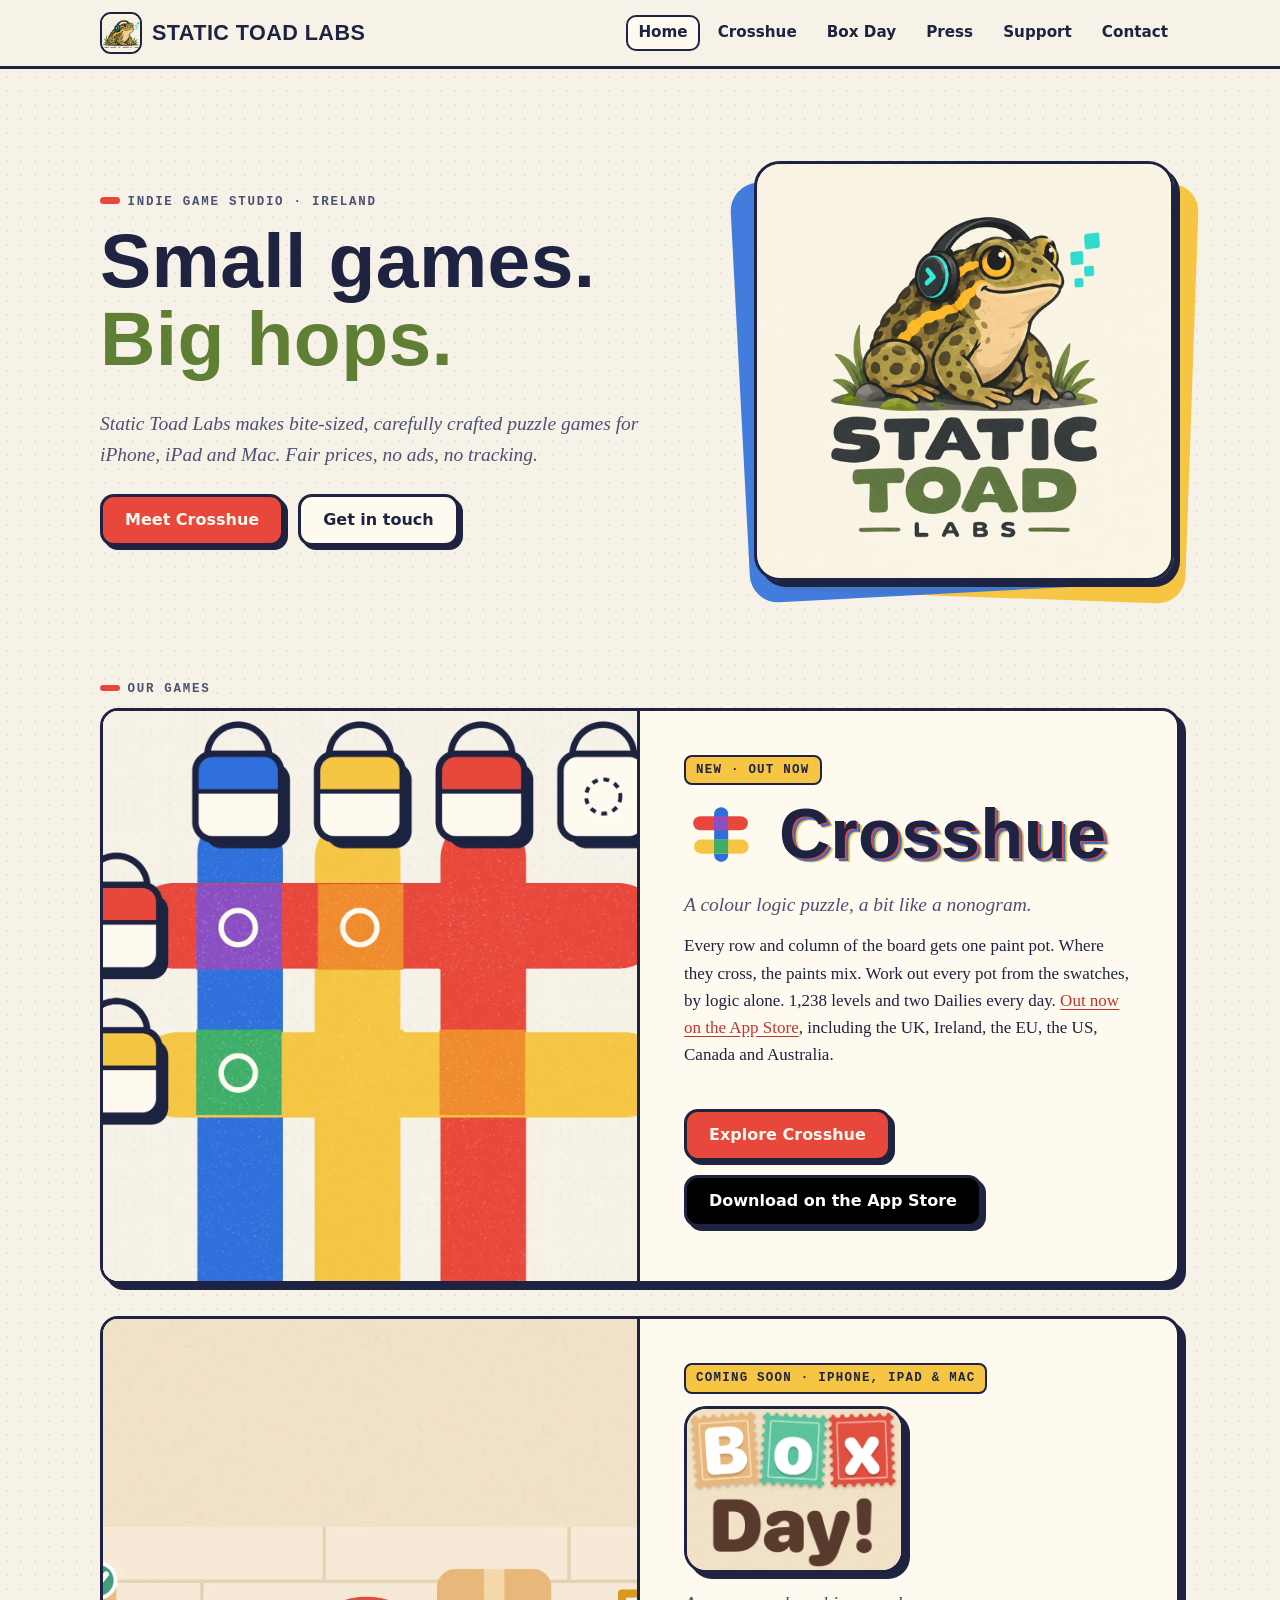
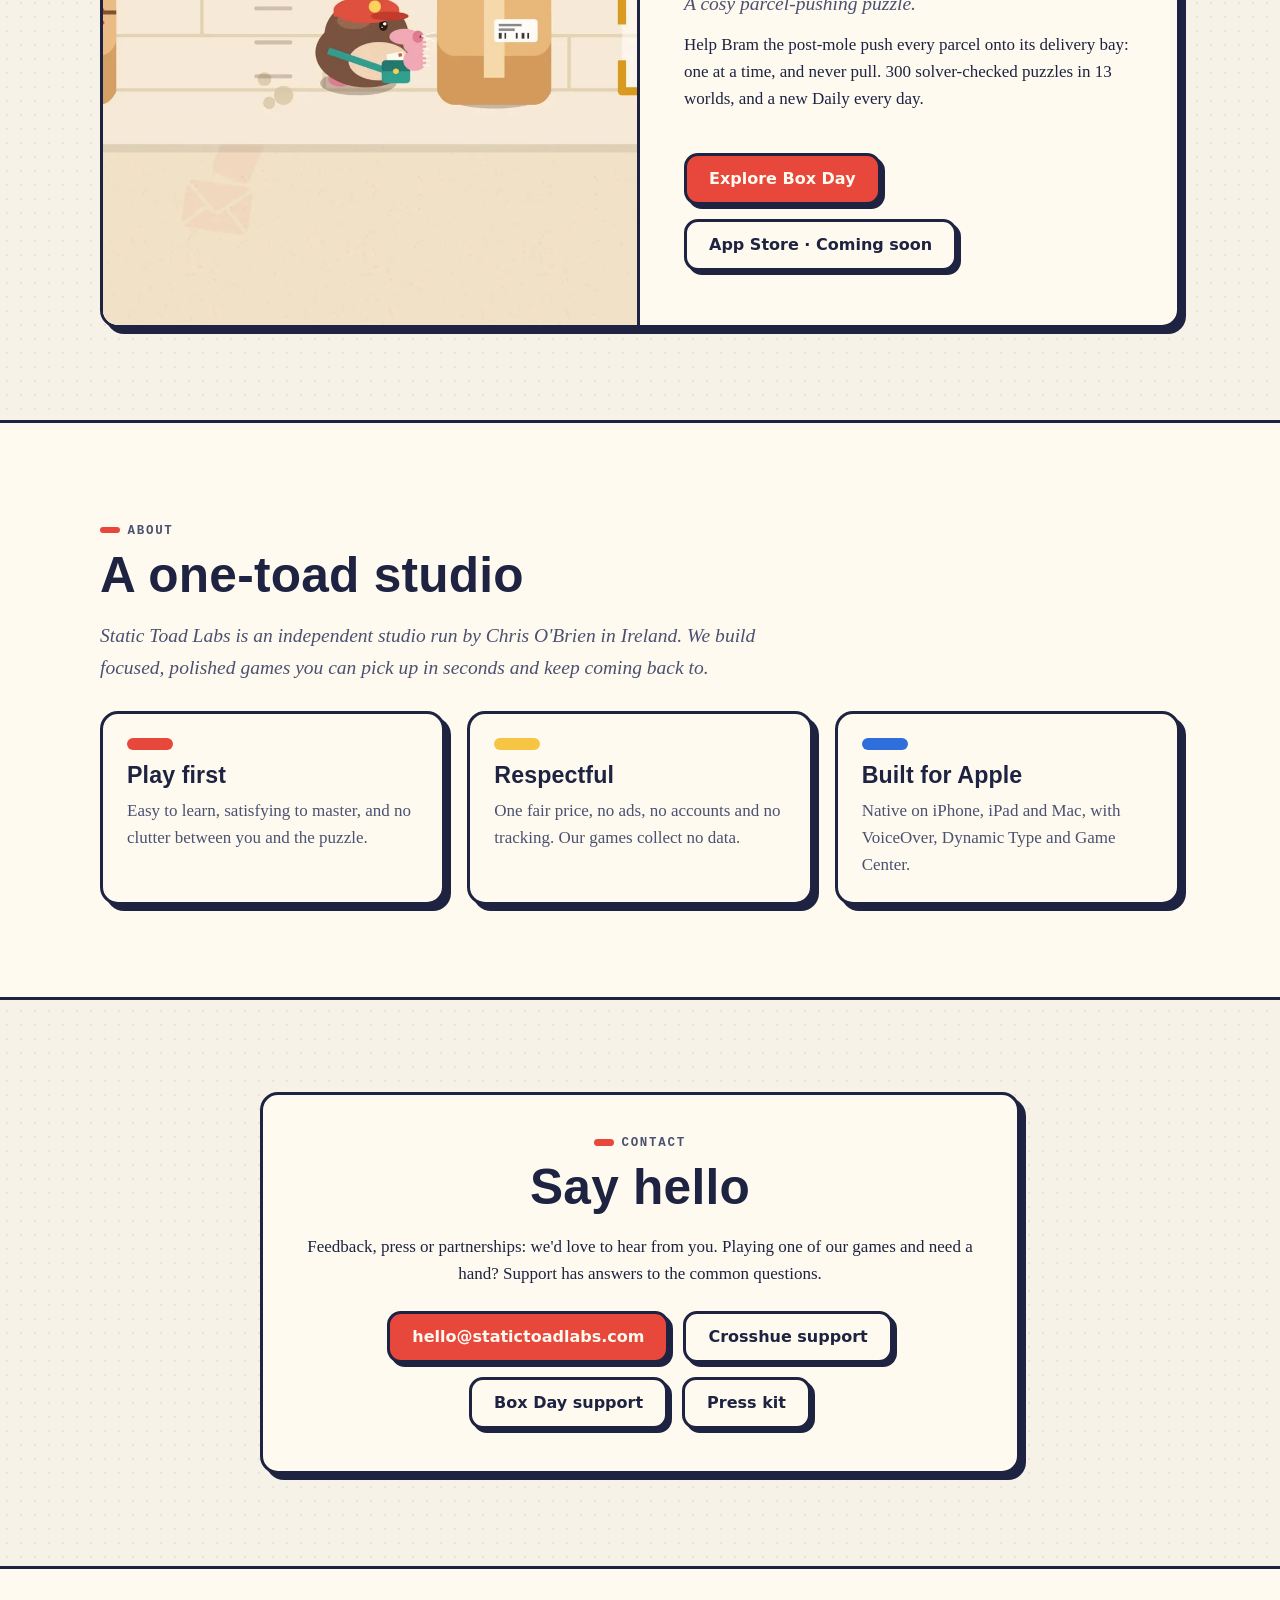
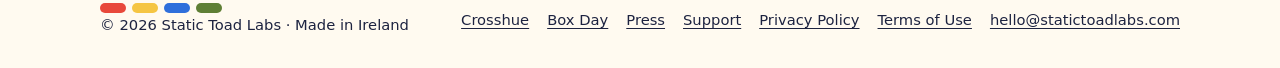
<file: index.html>
<!doctype html>
<html lang="en-IE">
<head>
<meta charset="utf-8">
<meta name="viewport" content="width=device-width, initial-scale=1">
<title>Static Toad Labs: indie puzzle games from Ireland</title>
<meta name="description" content="Static Toad Labs is an independent iOS game studio from Ireland, making Crosshue, a colour logic puzzle a bit like a nonogram, and Box Day!, a cosy parcel-pushing puzzle.">
<link rel="canonical" href="https://statictoadlabs.com/">
<meta name="theme-color" content="#f7f2e8" media="(prefers-color-scheme: light)">
<meta name="theme-color" content="#181b2c" media="(prefers-color-scheme: dark)">
<meta property="og:type" content="website">
<meta property="og:site_name" content="Static Toad Labs">
<meta property="og:title" content="Static Toad Labs: indie puzzle games from Ireland">
<meta property="og:description" content="Static Toad Labs is an independent iOS game studio from Ireland, making Crosshue, a colour logic puzzle a bit like a nonogram, and Box Day!, a cosy parcel-pushing puzzle.">
<meta property="og:url" content="https://statictoadlabs.com/">
<meta property="og:image" content="https://statictoadlabs.com/assets/img/logo-600.png">
<meta name="twitter:card" content="summary_large_image">
<link rel="icon" href="/favicon.ico" sizes="any">
<link rel="icon" type="image/png" href="/assets/img/favicon-32.png">
<link rel="apple-touch-icon" href="/assets/img/apple-touch-icon.png">
<link rel="stylesheet" href="/assets/site.css">
</head>
<body>
<a class="skip" href="#main">Skip to content</a>
<header class="site-header"><div class="wrap">
<a class="brand" href="/"><img src="/assets/img/icon-512.png" alt="" width="42" height="42">Static Toad Labs</a>
<nav class="nav-links" aria-label="Main"><a href="/" aria-current="page">Home</a><a href="/crosshue/">Crosshue</a><a href="/boxday/">Box Day</a><a href="/press/">Press</a><a href="/crosshue/support/">Support</a><a href="/#contact">Contact</a></nav>
<details class="menu"><summary aria-label="Menu">Menu</summary><nav aria-label="Main"><a href="/" aria-current="page">Home</a><a href="/crosshue/">Crosshue</a><a href="/boxday/">Box Day</a><a href="/press/">Press</a><a href="/crosshue/support/">Support</a><a href="/#contact">Contact</a></nav></details>
</div></header>
<main id="main">

<section class="hero"><div class="wrap">
<div>
<span class="eyebrow">Indie game studio · Ireland</span>
<h1>Small games.<br><em>Big hops.</em></h1>
<p class="lede">Static Toad Labs makes bite-sized, carefully crafted puzzle games for iPhone, iPad and Mac. Fair prices, no ads, no tracking.</p>
<div class="actions"><a class="btn" href="/crosshue/">Meet Crosshue</a><a class="btn alt" href="#contact">Get in touch</a></div>
</div>
<div class="toad-card"><img src="/assets/img/logo-600.png" width="600" height="600" alt="Static Toad Labs logo: a toad wearing headphones"></div>
</div></section>

<section id="games" style="padding-top:0"><div class="wrap">
<span class="eyebrow">Our games</span>
<article class="print feature">
<a class="art" href="/crosshue/" aria-hidden="true" tabindex="-1"><picture><source srcset="/crosshue/img/header.webp" type="image/webp"><img src="/crosshue/img/header.jpg" width="2400" height="1350" alt="" loading="lazy"></picture></a>
<div class="body">
<span class="pill">New · Out now</span>
<h2 class="lockup"><svg class="mark" viewBox="0 0 100 100" aria-hidden="true"><rect x="40.8" y="12.5" width="19" height="74" rx="9.5" fill="#2f6fdb"/><rect x="12.4" y="24.6" width="74" height="19" rx="9.5" fill="#e8483b"/><rect x="13.5" y="56.3" width="74" height="19" rx="9.5" fill="#f5c543"/><rect x="40.6" y="24.9" width="19" height="19" fill="#8a4fc2"/><rect x="40.6" y="56" width="19" height="19" fill="#3fae6a"/></svg><span class="wordmark">Crosshue</span></h2>
<p class="lede" style="margin-bottom:.6em">A colour logic puzzle, a bit like a nonogram.</p>
<p>Every row and column of the board gets one paint pot. Where they cross, the paints mix. Work out every pot from the swatches, by logic alone. 1,238 levels and two Dailies every day. <a href="https://apps.apple.com/app/id6823928916" rel="noopener">Out now on the App Store</a>, including the UK, Ireland, the EU, the US, Canada and Australia.</p>
<div class="actions"><a class="btn" href="/crosshue/">Explore Crosshue</a><a class="btn store" href="https://apps.apple.com/app/id6823928916" rel="noopener">Download on the App Store</a></div>
</div>
</article>
<article class="print feature" style="margin-top:32px">
<a class="art" href="/boxday/" aria-hidden="true" tabindex="-1"><picture><source srcset="/boxday/img/card.webp" type="image/webp"><img src="/boxday/img/card.jpg" width="1600" height="1100" alt="" loading="lazy" style="object-position:50% 50%"></picture></a>
<div class="body">
<span class="pill">Coming soon · iPhone, iPad &amp; Mac</span>
<h2 class="bd-logo"><picture><source srcset="/boxday/img/logo.webp" type="image/webp"><img src="/boxday/img/logo.png" width="900" height="675" alt="Box Day!" loading="lazy"></picture></h2>
<p class="lede" style="margin-bottom:.6em">A cosy parcel-pushing puzzle.</p>
<p>Help Bram the post-mole push every parcel onto its delivery bay: one at a time, and never pull. 300 solver-checked puzzles in 13 worlds, and a new Daily every day.</p>
<div class="actions"><a class="btn" href="/boxday/">Explore Box Day</a><span class="btn store soon" data-boxday-appstore>App Store · Coming soon</span></div>
</div>
</article>
</div></section>

<section id="about" style="background:var(--sheet);border-block:3px solid var(--line)"><div class="wrap">
<span class="eyebrow">About</span>
<h2>A one-toad studio</h2>
<p class="lede">Static Toad Labs is an independent studio run by Chris O'Brien in Ireland. We build focused, polished games you can pick up in seconds and keep coming back to.</p>
<div class="cards">
<div class="print"><div class="chip" style="background:var(--red)"></div><h3>Play first</h3><p>Easy to learn, satisfying to master, and no clutter between you and the puzzle.</p></div>
<div class="print"><div class="chip" style="background:var(--yellow)"></div><h3>Respectful</h3><p>One fair price, no ads, no accounts and no tracking. Our games collect no data.</p></div>
<div class="print"><div class="chip" style="background:var(--blue)"></div><h3>Built for Apple</h3><p>Native on iPhone, iPad and Mac, with VoiceOver, Dynamic Type and Game Center.</p></div>
</div>
</div></section>

<section class="contact" id="contact"><div class="wrap">
<div class="print pad">
<span class="eyebrow">Contact</span>
<h2>Say hello</h2>
<p>Feedback, press or partnerships: we'd love to hear from you. Playing one of our games and need a hand? Support has answers to the common questions.</p>
<div class="actions"><a class="btn" href="mailto:hello@statictoadlabs.com">hello@statictoadlabs.com</a><a class="btn alt" href="/crosshue/support/">Crosshue support</a><a class="btn alt" href="/boxday/support/">Box Day support</a><a class="btn alt" href="/press/">Press kit</a></div>
</div>
</div></section>

</main>
<footer class="site-footer"><div class="wrap">
<div><div class="plates" aria-hidden="true"><span style="background:#e8483b"></span><span style="background:#f5c543"></span><span style="background:#2f6fdb"></span><span style="background:#5f7f35"></span></div>
&copy; <span data-year>2026</span> Static Toad Labs &middot; Made in Ireland</div>
<nav aria-label="Footer"><a href="/crosshue/">Crosshue</a><a href="/boxday/">Box Day</a><a href="/press/">Press</a><a href="/crosshue/support/">Support</a><a href="/privacy.html">Privacy Policy</a><a href="/terms.html">Terms of Use</a><a href="mailto:hello@statictoadlabs.com">hello@statictoadlabs.com</a></nav>
</div></footer>
<script src="/assets/site.js" defer></script>
</body>
</html>
</file>
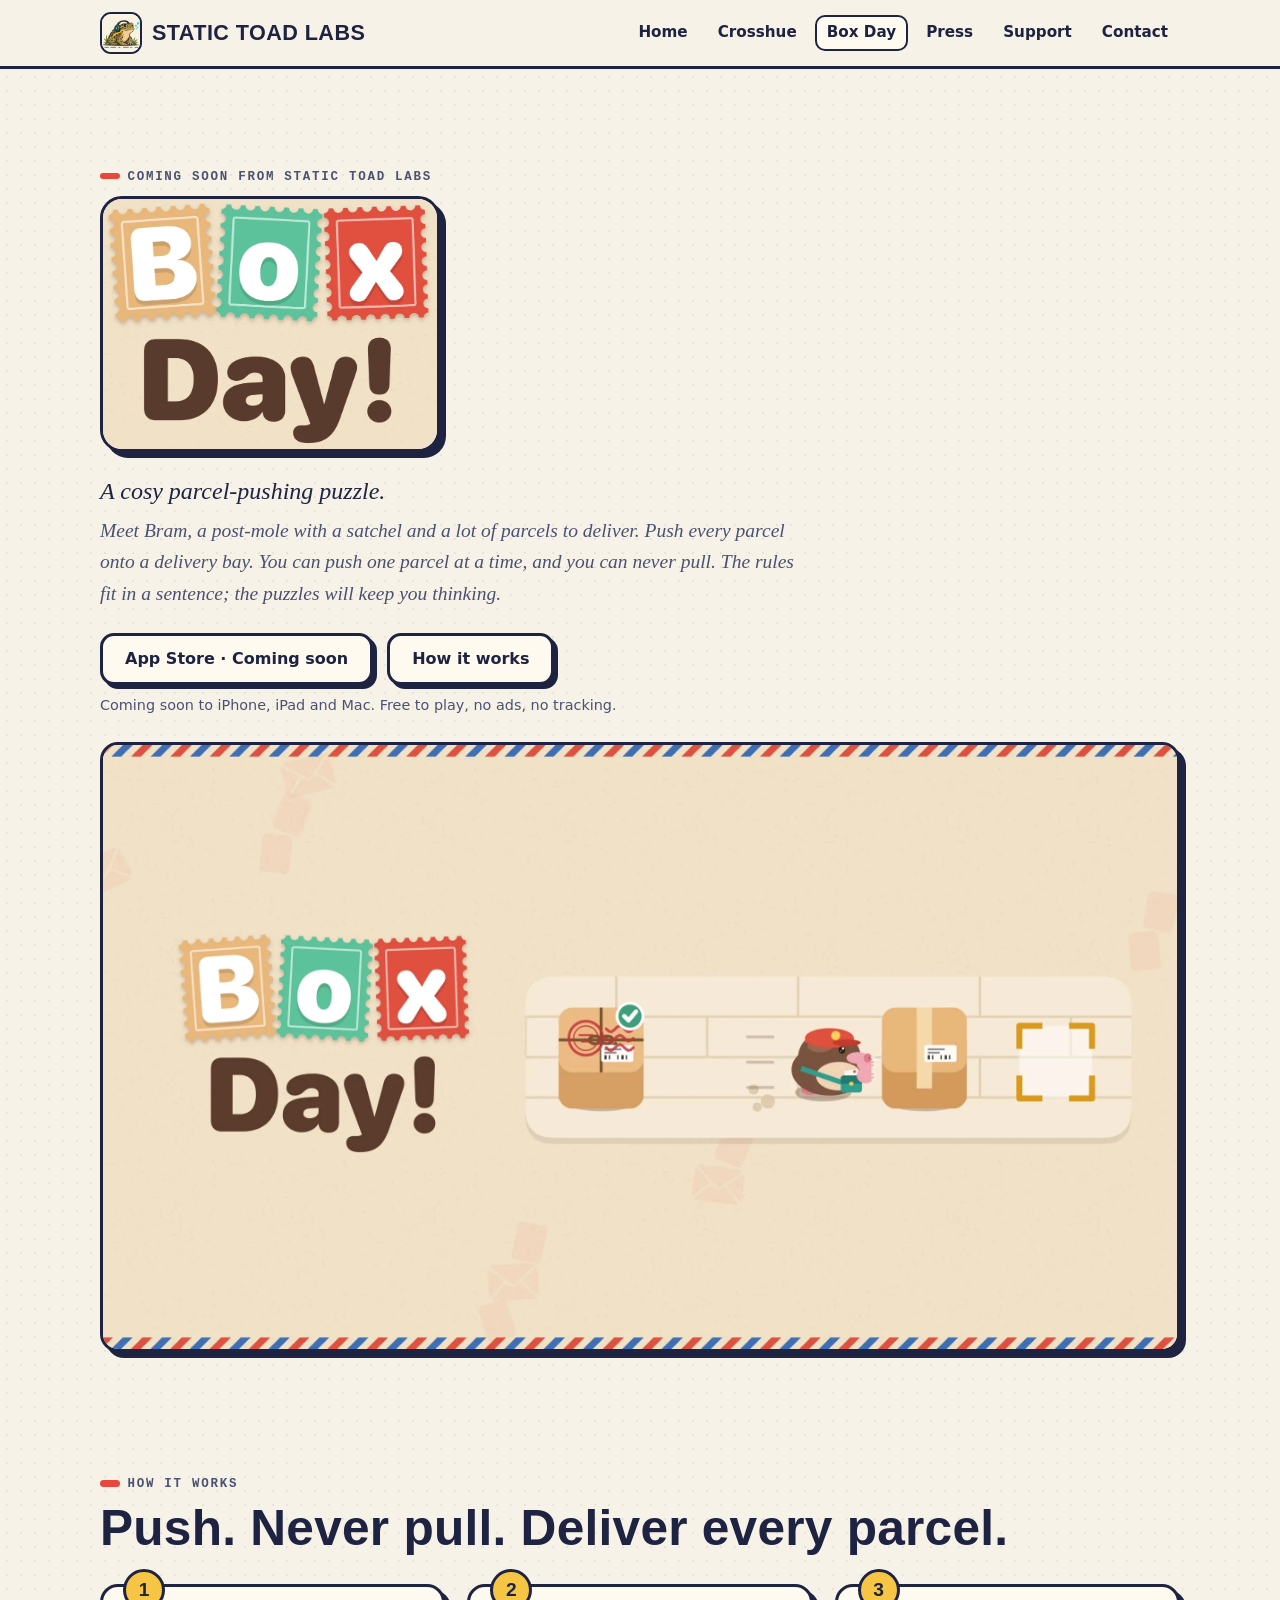
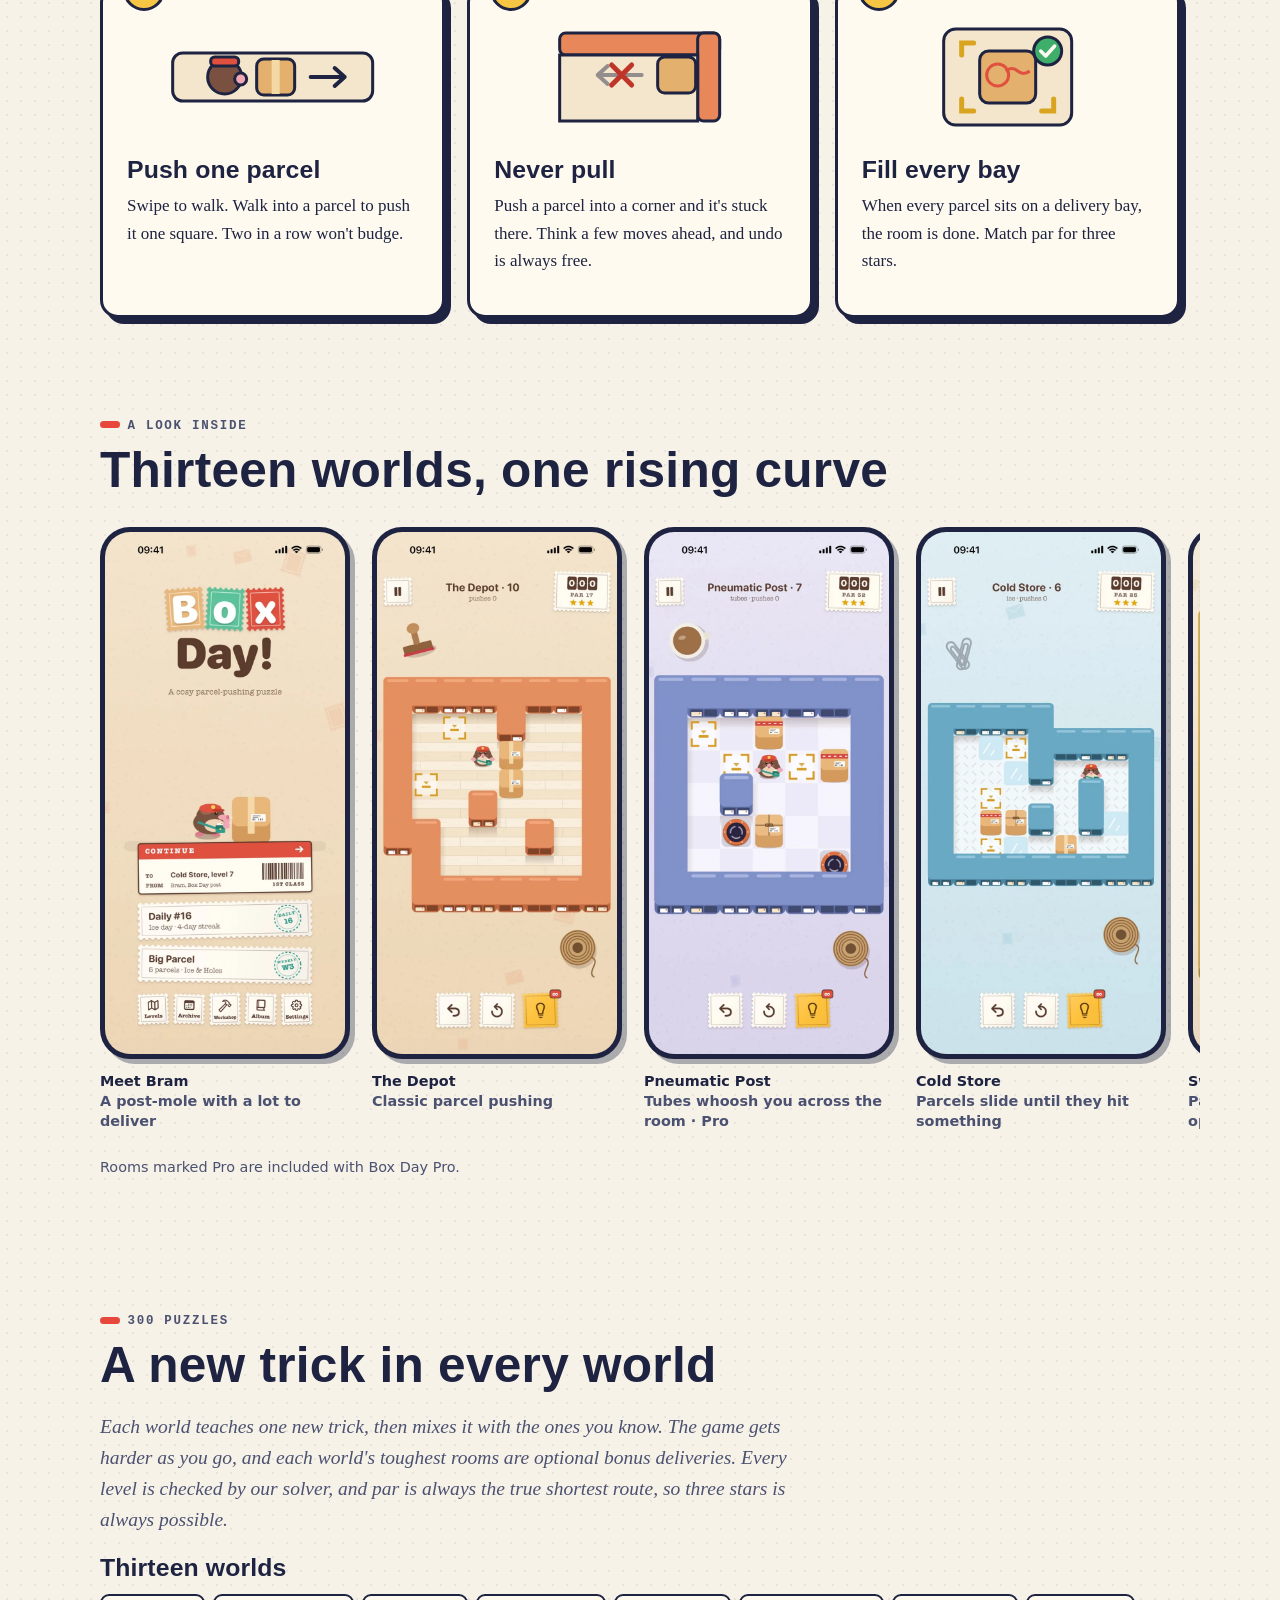
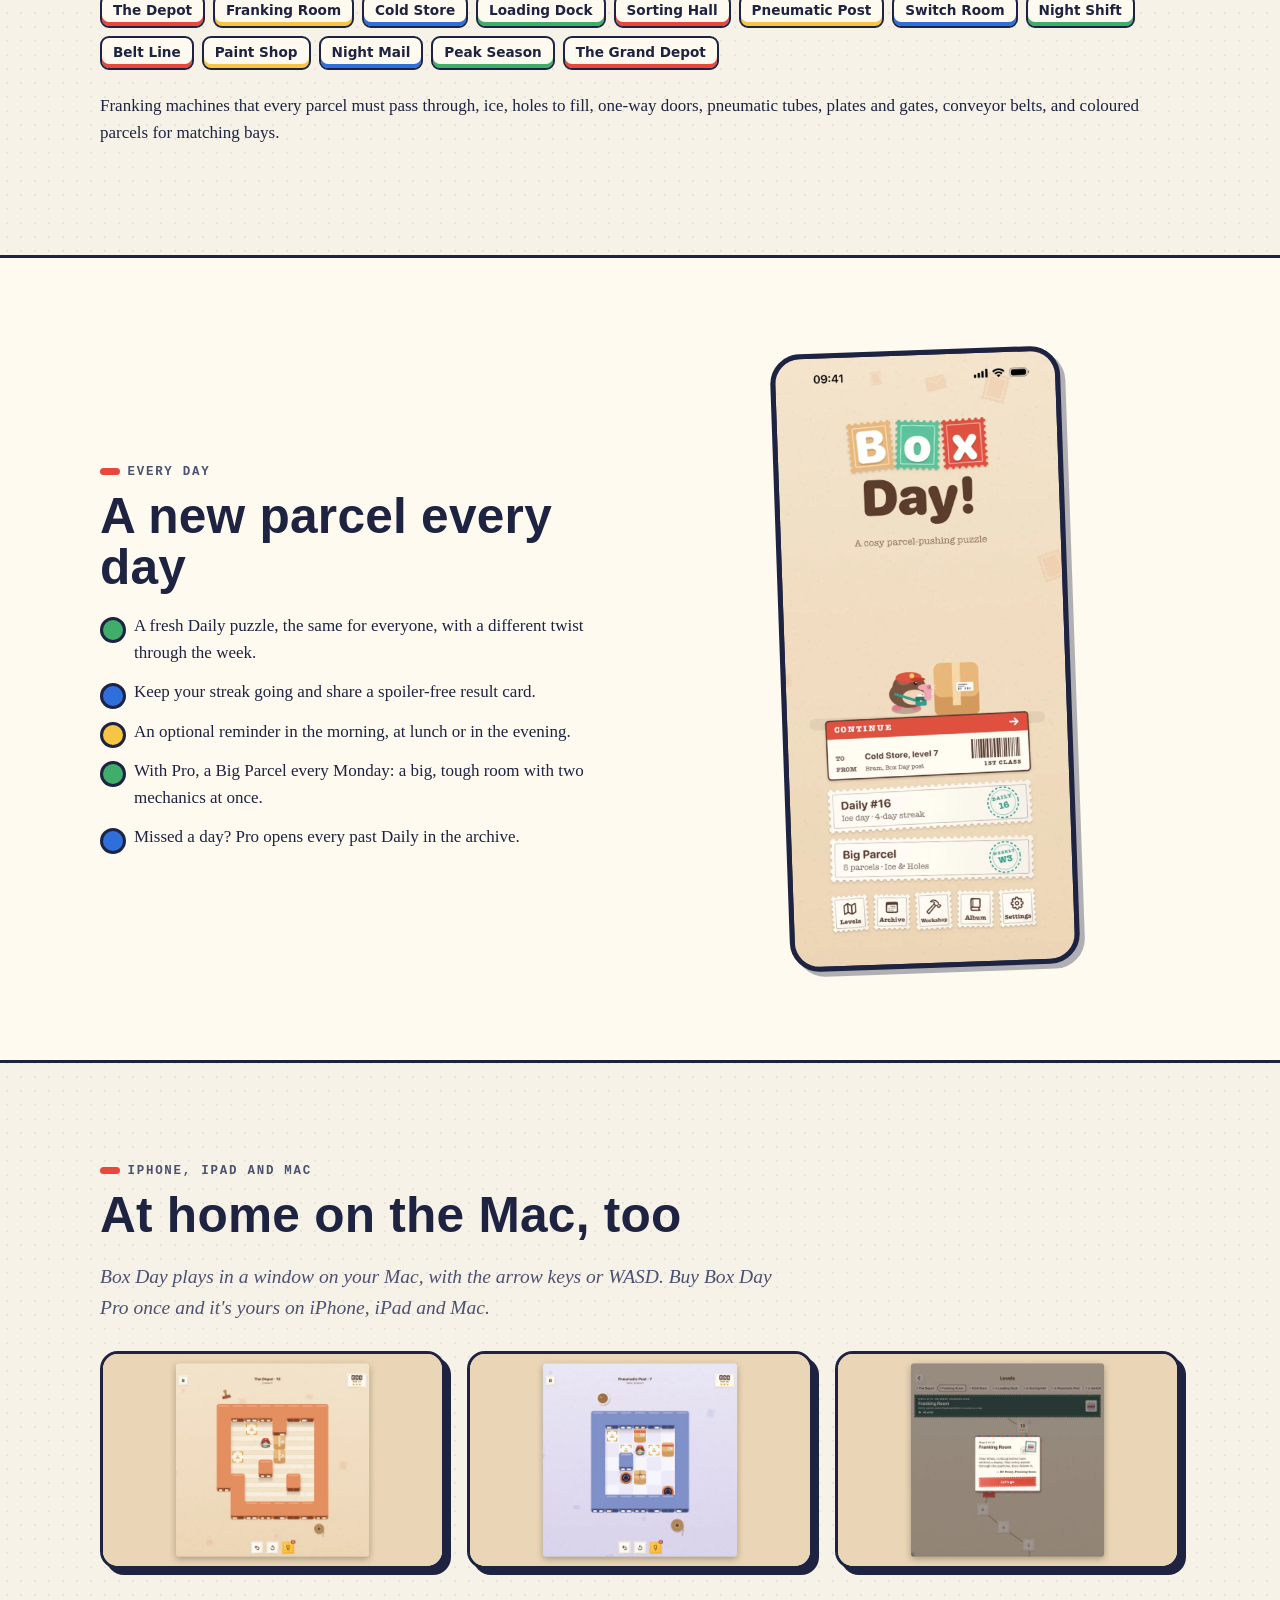
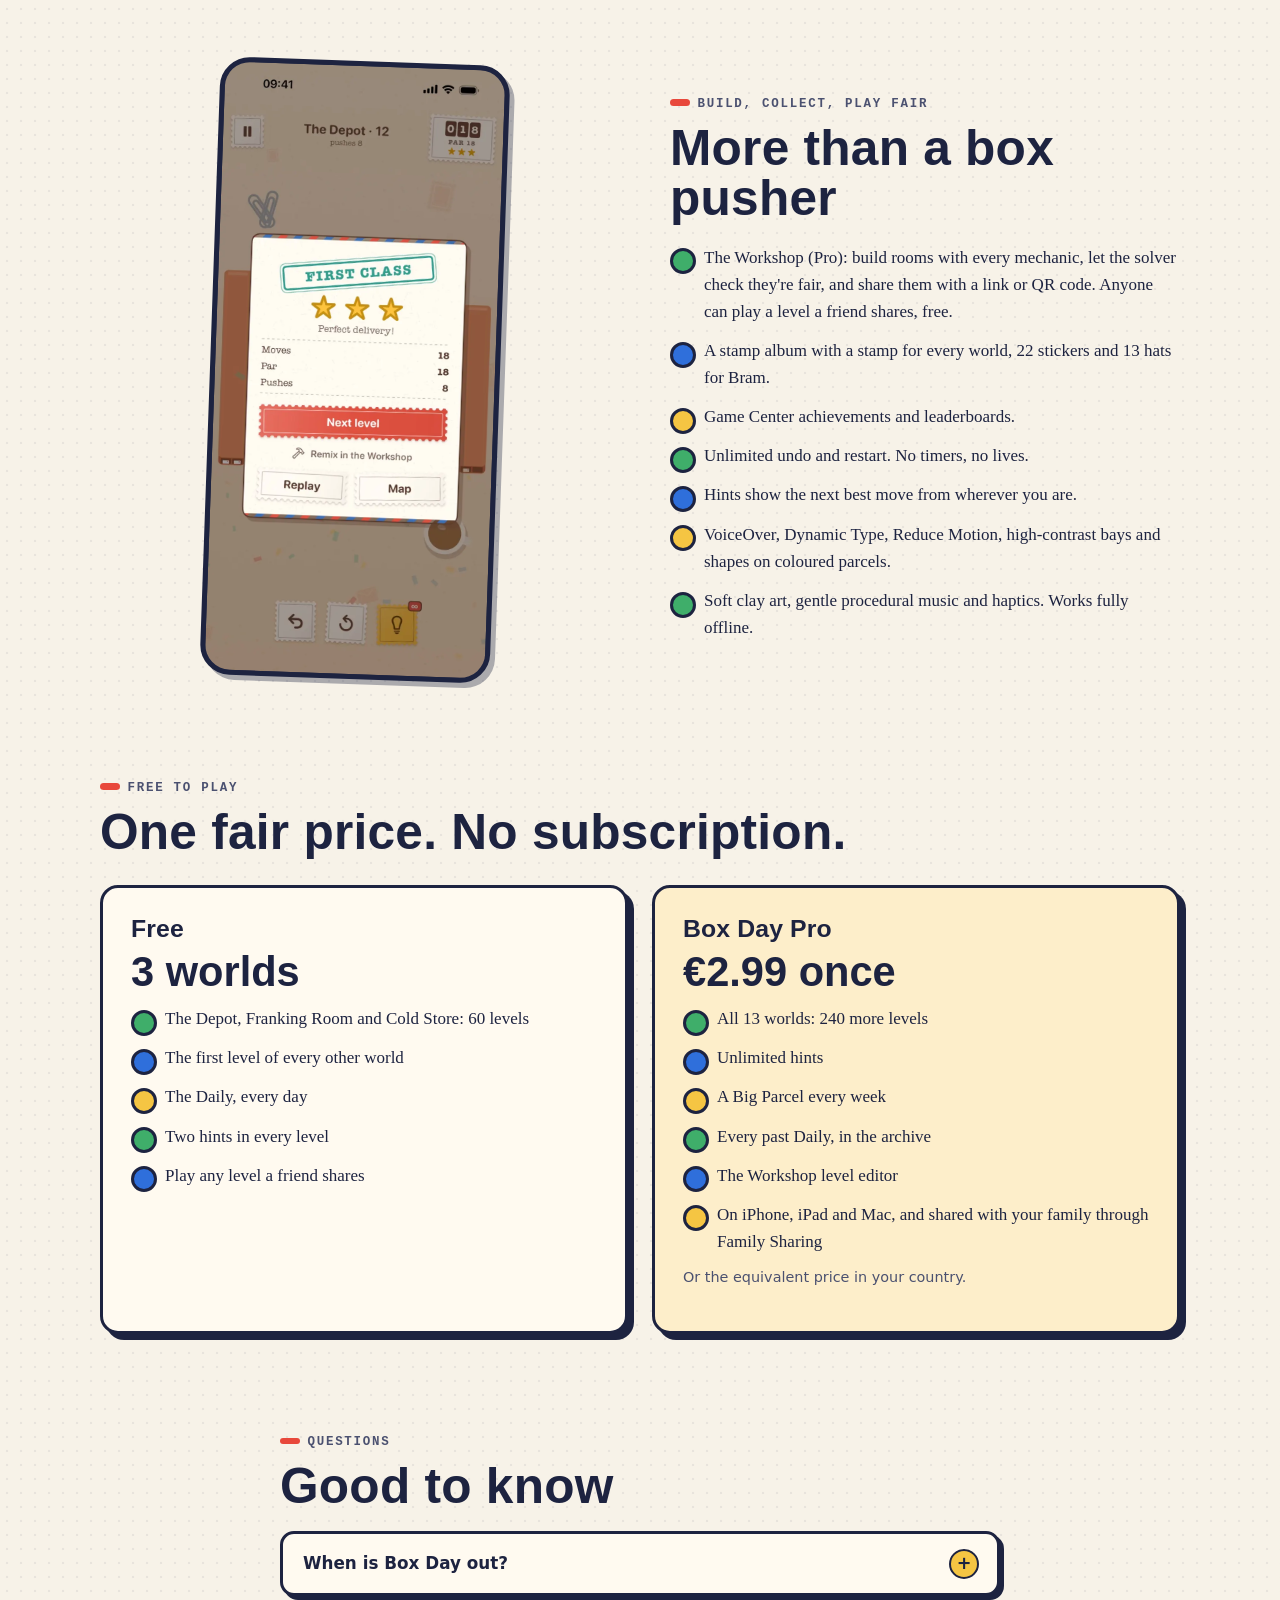
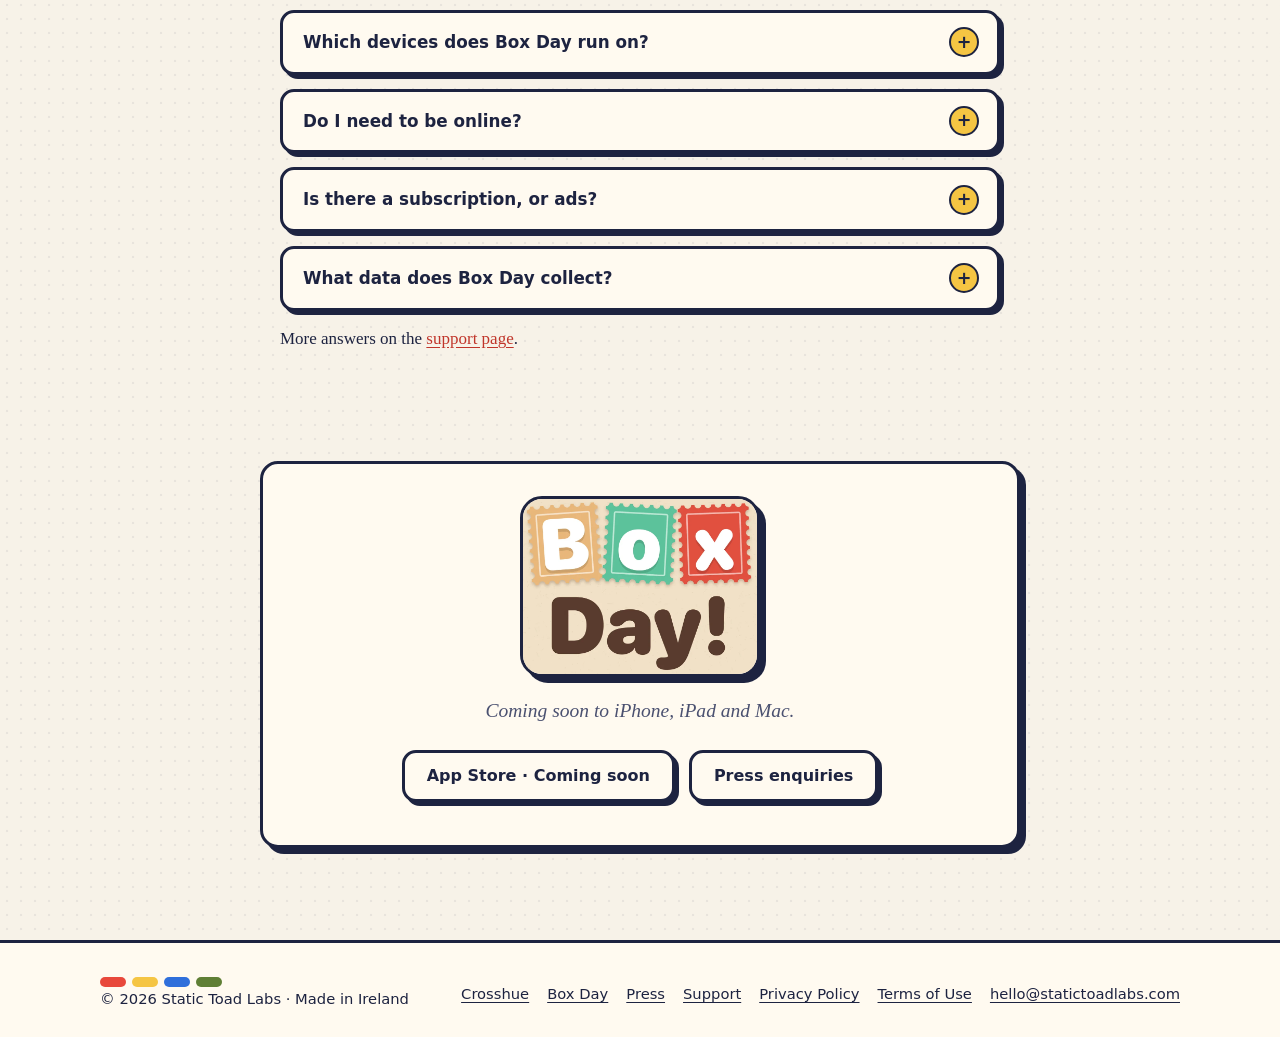
<file: boxday/index.html>
<!doctype html>
<html lang="en-IE">
<head>
<meta charset="utf-8">
<meta name="viewport" content="width=device-width, initial-scale=1">
<title>Box Day! · a cosy parcel-pushing puzzle for iPhone, iPad and Mac</title>
<meta name="description" content="Help Bram the post-mole push every parcel onto its delivery bay. 300 solver-checked puzzles in 13 worlds, a new Daily every day, on iPhone, iPad and Mac. Coming soon.">
<link rel="canonical" href="https://statictoadlabs.com/boxday/">
<meta name="theme-color" content="#f7f2e8" media="(prefers-color-scheme: light)">
<meta name="theme-color" content="#181b2c" media="(prefers-color-scheme: dark)">
<meta property="og:type" content="website">
<meta property="og:site_name" content="Static Toad Labs">
<meta property="og:title" content="Box Day! · a cosy parcel-pushing puzzle">
<meta property="og:description" content="Help Bram the post-mole push every parcel onto its delivery bay. 300 solver-checked puzzles in 13 worlds, a new Daily every day, on iPhone, iPad and Mac. Coming soon.">
<meta property="og:url" content="https://statictoadlabs.com/boxday/">
<meta property="og:image" content="https://statictoadlabs.com/boxday/img/og.jpg">
<meta name="twitter:card" content="summary_large_image">
<link rel="icon" href="/favicon.ico" sizes="any">
<link rel="icon" type="image/png" href="/boxday/img/favicon-32.png">
<link rel="apple-touch-icon" href="/boxday/img/apple-touch-icon.png">
<link rel="stylesheet" href="/assets/site.css">
<script type="application/ld+json">{"@context":"https://schema.org","@type":"VideoGame","name":"Box Day!","alternateName":"Box Day",
"description":"A cosy parcel-pushing puzzle. Push every parcel onto a delivery bay: one at a time, and never pull.","genre":["Puzzle","Logic"],"gamePlatform":["iPhone","iPad","Mac"],
"operatingSystem":"iOS 18 or later, macOS 15 or later","applicationCategory":"GameApplication","inLanguage":["en","de","fr","es","it","pt-BR","ja"],
"image":"https://statictoadlabs.com/boxday/img/og.jpg","url":"https://statictoadlabs.com/boxday/","author":{"@type":"Organization","name":"Static Toad Labs","url":"https://statictoadlabs.com/"}}</script>
</head>
<body>
<a class="skip" href="#main">Skip to content</a>
<header class="site-header"><div class="wrap">
<a class="brand" href="/"><img src="/assets/img/icon-512.png" alt="" width="42" height="42">Static Toad Labs</a>
<nav class="nav-links" aria-label="Main"><a href="/">Home</a><a href="/crosshue/">Crosshue</a><a href="/boxday/" aria-current="page">Box Day</a><a href="/press/">Press</a><a href="/crosshue/support/">Support</a><a href="/#contact">Contact</a></nav>
<details class="menu"><summary aria-label="Menu">Menu</summary><nav aria-label="Main"><a href="/">Home</a><a href="/crosshue/">Crosshue</a><a href="/boxday/" aria-current="page">Box Day</a><a href="/press/">Press</a><a href="/crosshue/support/">Support</a><a href="/#contact">Contact</a></nav></details>
</div></header>
<main id="main">

<section class="game-hero"><div class="wrap">
<span class="eyebrow">Coming soon from Static Toad Labs</span>
<h1 class="bd-logo"><picture><source srcset="/boxday/img/logo.webp" type="image/webp"><img src="/boxday/img/logo.png" width="900" height="675" alt="Box Day!"></picture></h1>
<p class="tagline">A cosy parcel-pushing puzzle.</p>
<p class="lede">Meet Bram, a post-mole with a satchel and a lot of parcels to deliver. Push every parcel onto a delivery bay. You can push one parcel at a time, and you can never pull. The rules fit in a sentence; the puzzles will keep you thinking.</p>
<div class="actions"><span class="btn store soon" data-boxday-appstore>App Store · Coming soon</span><a class="btn alt" href="#how">How it works</a></div>
<p class="fine" data-boxday-appstore-note>Coming soon to iPhone, iPad and Mac. Free to play, no ads, no tracking.</p>
<div class="print phones-art"><picture><source srcset="/boxday/img/header.webp" type="image/webp"><img src="/boxday/img/header.jpg" width="2400" height="1350" alt="Bram the post-mole pushing a parcel along a row of floorboards towards an empty delivery bay" fetchpriority="high"></picture></div>
</div></section>

<section id="how"><div class="wrap">
<span class="eyebrow">How it works</span>
<h2>Push. Never pull. Deliver every parcel.</h2>
<div class="steps">
<div class="print"><svg viewBox="0 0 240 120" role="img" aria-label="Bram pushing a parcel one square to the right">
<g stroke="#1d2340" stroke-width="3"><rect x="20" y="36" width="200" height="48" rx="10" fill="#f3e6cc"/>
<circle cx="72" cy="60" r="17" fill="#7a5040"/><rect x="58" y="40" width="28" height="9" rx="4" fill="#e0503f"/><circle cx="88" cy="62" r="6" fill="#f2a7b4"/>
<rect x="104" y="42" width="38" height="36" rx="7" fill="#e3b06d"/></g><rect x="119" y="43" width="8" height="34" fill="#f3d9a4"/>
<path d="M158 60h34m-10-9 10 9-10 9" fill="none" stroke="#1d2340" stroke-width="4" stroke-linecap="round" stroke-linejoin="round"/></svg>
<h3>Push one parcel</h3><p>Swipe to walk. Walk into a parcel to push it one square. Two in a row won't budge.</p></div>
<div class="print"><svg viewBox="0 0 240 120" role="img" aria-label="A parcel stuck in a corner: it can never be pulled back out">
<g stroke="#1d2340" stroke-width="3"><rect x="40" y="16" width="160" height="22" rx="6" fill="#e8885a"/><rect x="178" y="16" width="22" height="88" rx="6" fill="#e8885a"/>
<rect x="40" y="38" width="138" height="66" fill="#f3e6cc"/><rect x="138" y="40" width="38" height="36" rx="7" fill="#e3b06d"/></g>
<path d="M122 58h-44m10-9-10 9 10 9" fill="none" stroke="#1d2340" stroke-width="4" stroke-linecap="round" stroke-linejoin="round" opacity=".45"/>
<path d="M92 48l20 20m0-20-20 20" stroke="#c0352a" stroke-width="5" stroke-linecap="round"/></svg>
<h3>Never pull</h3><p>Push a parcel into a corner and it's stuck there. Think a few moves ahead, and undo is always free.</p></div>
<div class="print"><svg viewBox="0 0 240 120" role="img" aria-label="A parcel on a delivery bay, with a red postmark and a green tick">
<rect x="56" y="12" width="128" height="96" rx="12" fill="#f3e6cc" stroke="#1d2340" stroke-width="3"/>
<g stroke="#d9a521" stroke-width="5" fill="none" stroke-linecap="round"><path d="M86 26h-12v12M154 26h12v12M86 94h-12V82M154 94h12V82"/></g>
<g stroke="#1d2340" stroke-width="3"><rect x="92" y="34" width="56" height="52" rx="9" fill="#e3b06d"/><circle cx="160" cy="34" r="14" fill="#3fae6a"/></g>
<circle cx="110" cy="58" r="11" fill="none" stroke="#e0503f" stroke-width="3"/><path d="M118 54q6-5 12 0t12 0" fill="none" stroke="#e0503f" stroke-width="3"/>
<path d="M153 34l5 5 9-10" fill="none" stroke="#fffaf0" stroke-width="3.5" stroke-linecap="round" stroke-linejoin="round"/></svg>
<h3>Fill every bay</h3><p>When every parcel sits on a delivery bay, the room is done. Match par for three stars.</p></div>
</div>
</div></section>

<section id="screens" style="padding-top:0;padding-bottom:20px"><div class="wrap"><span class="eyebrow">A look inside</span><h2>Thirteen worlds, one rising curve</h2></div>
<div class="gallery" tabindex="0" aria-label="iPhone screenshots, scroll sideways">
<figure><div class="phone"><picture><source srcset="/boxday/img/shots/01-title.webp" type="image/webp"><img src="/boxday/img/shots/01-title.jpg" width="750" height="1630" alt="The Box Day title screen, with Bram pushing a parcel" loading="lazy" decoding="async"></picture></div><figcaption><b>Meet Bram</b>A post-mole with a lot to deliver</figcaption></figure>
<figure><div class="phone"><picture><source srcset="/boxday/img/shots/02-depot.webp" type="image/webp"><img src="/boxday/img/shots/02-depot.jpg" width="750" height="1630" alt="A room in The Depot" loading="lazy" decoding="async"></picture></div><figcaption><b>The Depot</b>Classic parcel pushing</figcaption></figure>
<figure><div class="phone"><picture><source srcset="/boxday/img/shots/03-tubes.webp" type="image/webp"><img src="/boxday/img/shots/03-tubes.jpg" width="750" height="1630" alt="Pneumatic tubes in Pneumatic Post" loading="lazy" decoding="async"></picture></div><figcaption><b>Pneumatic Post</b>Tubes whoosh you across the room · Pro</figcaption></figure>
<figure><div class="phone"><picture><source srcset="/boxday/img/shots/04-ice.webp" type="image/webp"><img src="/boxday/img/shots/04-ice.jpg" width="750" height="1630" alt="Parcels on ice in the Cold Store" loading="lazy" decoding="async"></picture></div><figcaption><b>Cold Store</b>Parcels slide until they hit something</figcaption></figure>
<figure><div class="phone"><picture><source srcset="/boxday/img/shots/05-gates.webp" type="image/webp"><img src="/boxday/img/shots/05-gates.jpg" width="750" height="1630" alt="Plates and gates in the Switch Room" loading="lazy" decoding="async"></picture></div><figcaption><b>Switch Room</b>Park a parcel on a plate to open the gates · Pro</figcaption></figure>
<figure><div class="phone"><picture><source srcset="/boxday/img/shots/06-night.webp" type="image/webp"><img src="/boxday/img/shots/06-night.jpg" width="750" height="1630" alt="A room in the Night Shift" loading="lazy" decoding="async"></picture></div><figcaption><b>Night Shift</b>Everything so far, after dark · Pro</figcaption></figure>
<figure><div class="phone"><picture><source srcset="/boxday/img/shots/07-results.webp" type="image/webp"><img src="/boxday/img/shots/07-results.jpg" width="750" height="1630" alt="The results receipt with three stars" loading="lazy" decoding="async"></picture></div><figcaption><b>First class</b>Match par for three stars</figcaption></figure>
<figure><div class="phone"><picture><source srcset="/boxday/img/shots/08-map.webp" type="image/webp"><img src="/boxday/img/shots/08-map.jpg" width="750" height="1630" alt="The level map, with levels tied together by twine" loading="lazy" decoding="async"></picture></div><figcaption><b>Bram's round</b>Every world is a stop with a recipient</figcaption></figure>
<figure><div class="phone"><picture><source srcset="/boxday/img/shots/09-archive.webp" type="image/webp"><img src="/boxday/img/shots/09-archive.jpg" width="750" height="1630" alt="The Daily archive calendar" loading="lazy" decoding="async"></picture></div><figcaption><b>The Daily archive</b>Every past Daily · Pro</figcaption></figure>
</div>
<div class="wrap"><p class="fine">Rooms marked Pro are included with Box Day Pro.</p></div>
</section>

<section><div class="wrap">
<span class="eyebrow">300 puzzles</span>
<h2>A new trick in every world</h2>
<p class="lede">Each world teaches one new trick, then mixes it with the ones you know. The game gets harder as you go, and each world's toughest rooms are optional bonus deliveries. Every level is checked by our solver, and par is always the true shortest route, so three stars is always possible.</p>
<h3>Thirteen worlds</h3>
<ul class="worlds"><li>The Depot</li><li>Franking Room</li><li>Cold Store</li><li>Loading Dock</li><li>Sorting Hall</li><li>Pneumatic Post</li><li>Switch Room</li><li>Night Shift</li><li>Belt Line</li><li>Paint Shop</li><li>Night Mail</li><li>Peak Season</li><li>The Grand Depot</li></ul>
<p>Franking machines that every parcel must pass through, ice, holes to fill, one-way doors, pneumatic tubes, plates and gates, conveyor belts, and coloured parcels for matching bays.</p>
</div></section>

<section style="background:var(--sheet);border-block:3px solid var(--line)"><div class="wrap split">
<div><span class="eyebrow">Every day</span><h2>A new parcel every day</h2>
<ul class="ticks">
<li>A fresh Daily puzzle, the same for everyone, with a different twist through the week.</li>
<li>Keep your streak going and share a spoiler-free result card.</li>
<li>An optional reminder in the morning, at lunch or in the evening.</li>
<li>With Pro, a Big Parcel every Monday: a big, tough room with two mechanics at once.</li>
<li>Missed a day? Pro opens every past Daily in the archive.</li>
</ul></div>
<div class="phone"><picture><source srcset="/boxday/img/shots/01-title.webp" type="image/webp"><img src="/boxday/img/shots/01-title.jpg" width="750" height="1630" alt="The title screen, with today's Daily and the week's Big Parcel" loading="lazy" decoding="async"></picture></div>
</div></section>

<section id="mac"><div class="wrap">
<span class="eyebrow">iPhone, iPad and Mac</span>
<h2>At home on the Mac, too</h2>
<p class="lede">Box Day plays in a window on your Mac, with the arrow keys or WASD. Buy Box Day Pro once and it's yours on iPhone, iPad and Mac.</p>
<div class="mac-shots">
<figure class="print"><picture><source srcset="/boxday/img/shots/mac-02-depot.webp" type="image/webp"><img src="/boxday/img/shots/mac-02-depot.jpg" width="1600" height="1000" alt="Box Day on the Mac: a room in The Depot" loading="lazy" decoding="async"></picture></figure>
<figure class="print"><picture><source srcset="/boxday/img/shots/mac-03-tubes.webp" type="image/webp"><img src="/boxday/img/shots/mac-03-tubes.jpg" width="1600" height="1000" alt="Box Day on the Mac: pneumatic tubes" loading="lazy" decoding="async"></picture></figure>
<figure class="print"><picture><source srcset="/boxday/img/shots/mac-06-map.webp" type="image/webp"><img src="/boxday/img/shots/mac-06-map.jpg" width="1600" height="1000" alt="Box Day on the Mac: the level map" loading="lazy" decoding="async"></picture></figure>
</div>
</div></section>

<section style="padding-top:0"><div class="wrap split flip">
<div><span class="eyebrow">Build, collect, play fair</span><h2>More than a box pusher</h2>
<ul class="ticks">
<li>The Workshop (Pro): build rooms with every mechanic, let the solver check they're fair, and share them with a link or QR code. Anyone can play a level a friend shares, free.</li>
<li>A stamp album with a stamp for every world, 22 stickers and 13 hats for Bram.</li>
<li>Game Center achievements and leaderboards.</li>
<li>Unlimited undo and restart. No timers, no lives.</li>
<li>Hints show the next best move from wherever you are.</li>
<li>VoiceOver, Dynamic Type, Reduce Motion, high-contrast bays and shapes on coloured parcels.</li>
<li>Soft clay art, gentle procedural music and haptics. Works fully offline.</li>
</ul></div>
<div class="phone"><picture><source srcset="/boxday/img/shots/07-results.webp" type="image/webp"><img src="/boxday/img/shots/07-results.jpg" width="750" height="1630" alt="A three-star results receipt" loading="lazy" decoding="async"></picture></div>
</div></section>

<section id="pro" style="padding-top:0"><div class="wrap">
<span class="eyebrow">Free to play</span>
<h2>One fair price. No subscription.</h2>
<div class="plans">
<div class="print"><h3>Free</h3><p class="price">3 worlds</p>
<ul class="ticks"><li>The Depot, Franking Room and Cold Store: 60 levels</li><li>The first level of every other world</li><li>The Daily, every day</li><li>Two hints in every level</li><li>Play any level a friend shares</li></ul></div>
<div class="print pro"><h3>Box Day Pro</h3><p class="price">€2.99 once</p>
<ul class="ticks"><li>All 13 worlds: 240 more levels</li><li>Unlimited hints</li><li>A Big Parcel every week</li><li>Every past Daily, in the archive</li><li>The Workshop level editor</li><li>On iPhone, iPad and Mac, and shared with your family through Family Sharing</li></ul>
<p class="fine">Or the equivalent price in your country.</p></div>
</div>
</div></section>

<section style="padding-top:0"><div class="wrap narrow faq">
<span class="eyebrow">Questions</span>
<h2>Good to know</h2>
<details><summary>When is Box Day out?</summary><div><p>Soon. We'll announce the date here once it's set.</p></div></details>
<details><summary>Which devices does Box Day run on?</summary><div><p>iPhone and iPad with iOS or iPadOS 18 or later, and Mac with macOS 15 Sequoia or later.</p></div></details>
<details><summary>Do I need to be online?</summary><div><p>No. Box Day works fully offline. Only the optional Game Center features need a connection.</p></div></details>
<details><summary>Is there a subscription, or ads?</summary><div><p>Neither. Box Day is free to play with no ads, and Box Day Pro is a single, one-off purchase that unlocks everything for you and your family.</p></div></details>
<details><summary>What data does Box Day collect?</summary><div><p>None. Your progress stays on your device. See the <a href="/boxday/privacy/">Box Day privacy policy</a>.</p></div></details>
<p>More answers on the <a href="/boxday/support/">support page</a>.</p>
</div></section>

<section class="contact" style="padding-top:0"><div class="wrap"><div class="print pad">
<div class="bd-logo small"><picture><source srcset="/boxday/img/logo.webp" type="image/webp"><img src="/boxday/img/logo.png" width="900" height="675" alt="Box Day!" loading="lazy"></picture></div>
<p class="lede" style="margin-inline:auto">Coming soon to iPhone, iPad and Mac.</p>
<div class="actions"><span class="btn store soon" data-boxday-appstore>App Store · Coming soon</span><a class="btn alt" href="mailto:hello@statictoadlabs.com?subject=Box%20Day%20press">Press enquiries</a></div>
</div></div></section>

</main>
<footer class="site-footer"><div class="wrap">
<div><div class="plates" aria-hidden="true"><span style="background:#e8483b"></span><span style="background:#f5c543"></span><span style="background:#2f6fdb"></span><span style="background:#5f7f35"></span></div>
&copy; <span data-year>2026</span> Static Toad Labs &middot; Made in Ireland</div>
<nav aria-label="Footer"><a href="/crosshue/">Crosshue</a><a href="/boxday/">Box Day</a><a href="/press/">Press</a><a href="/boxday/support/">Support</a><a href="/privacy.html">Privacy Policy</a><a href="/terms.html">Terms of Use</a><a href="mailto:hello@statictoadlabs.com">hello@statictoadlabs.com</a></nav>
</div></footer>
<script src="/assets/site.js" defer></script>
</body>
</html>
</file>
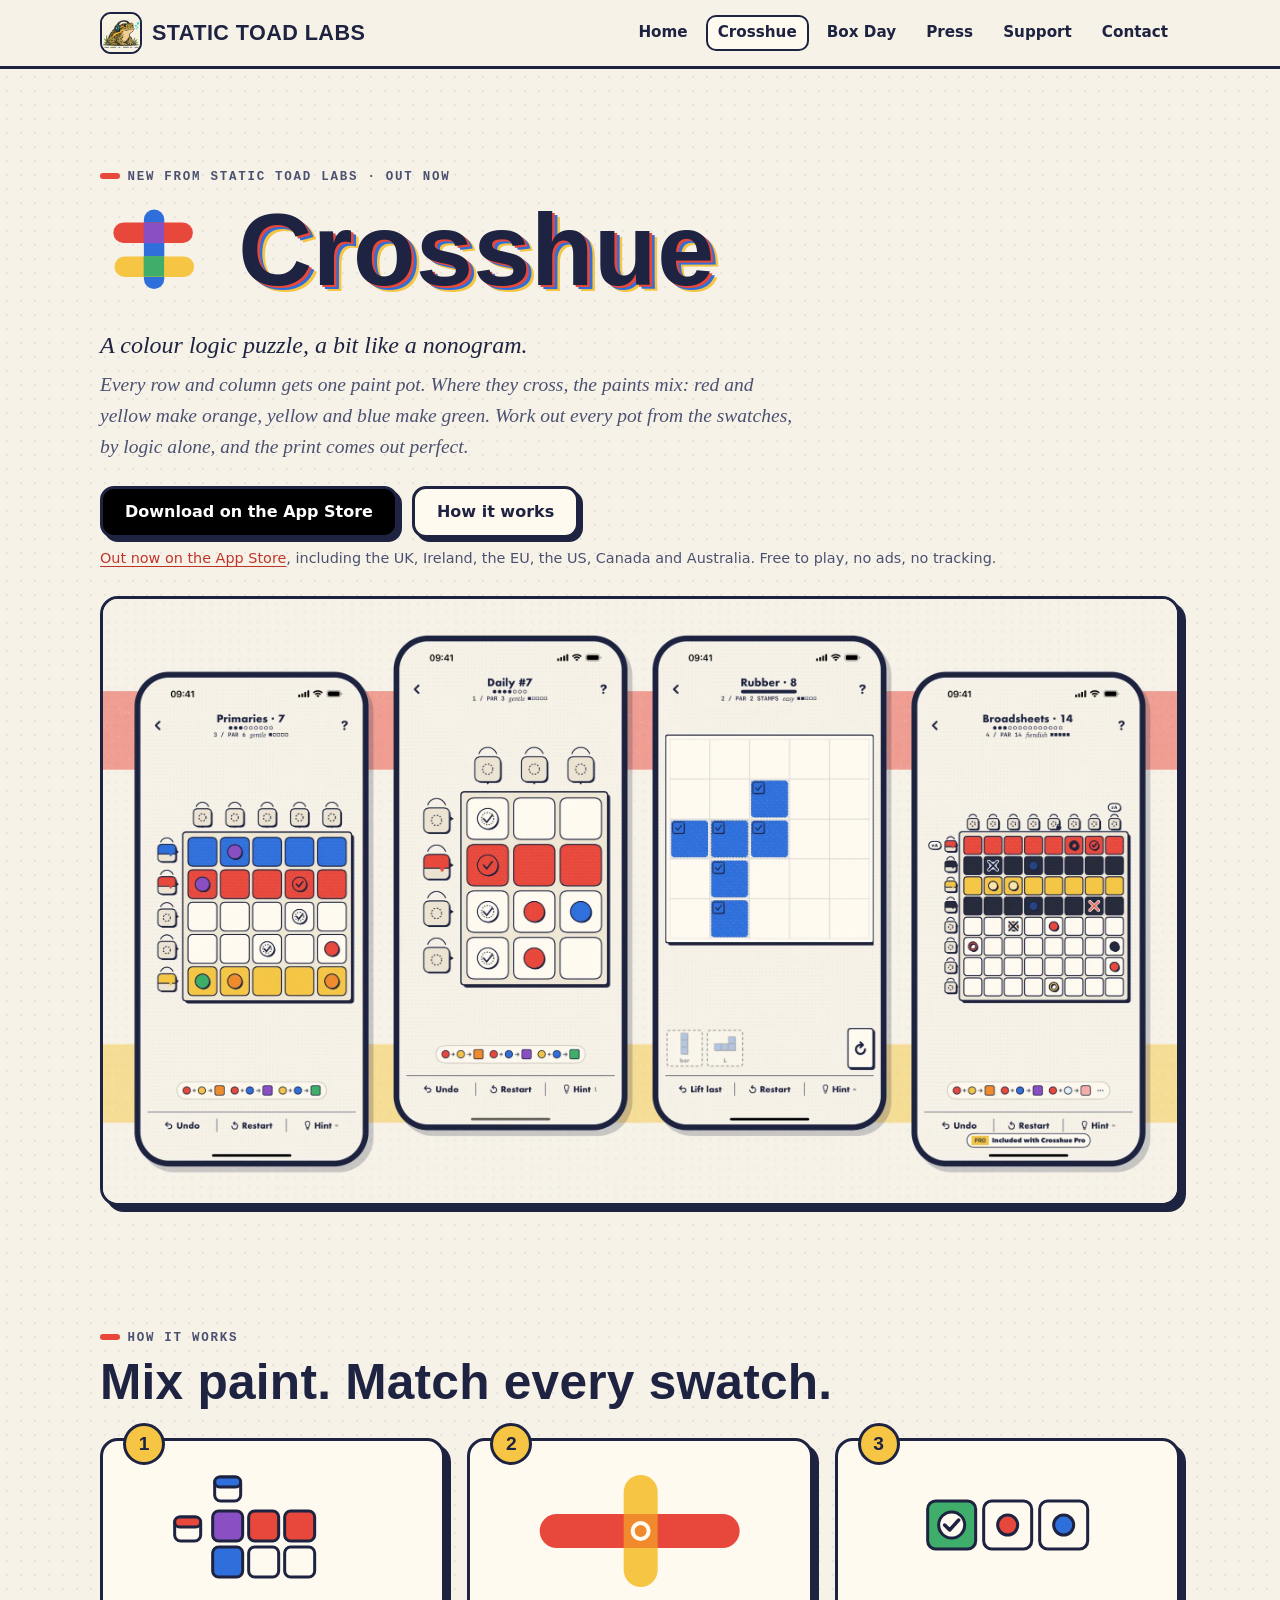
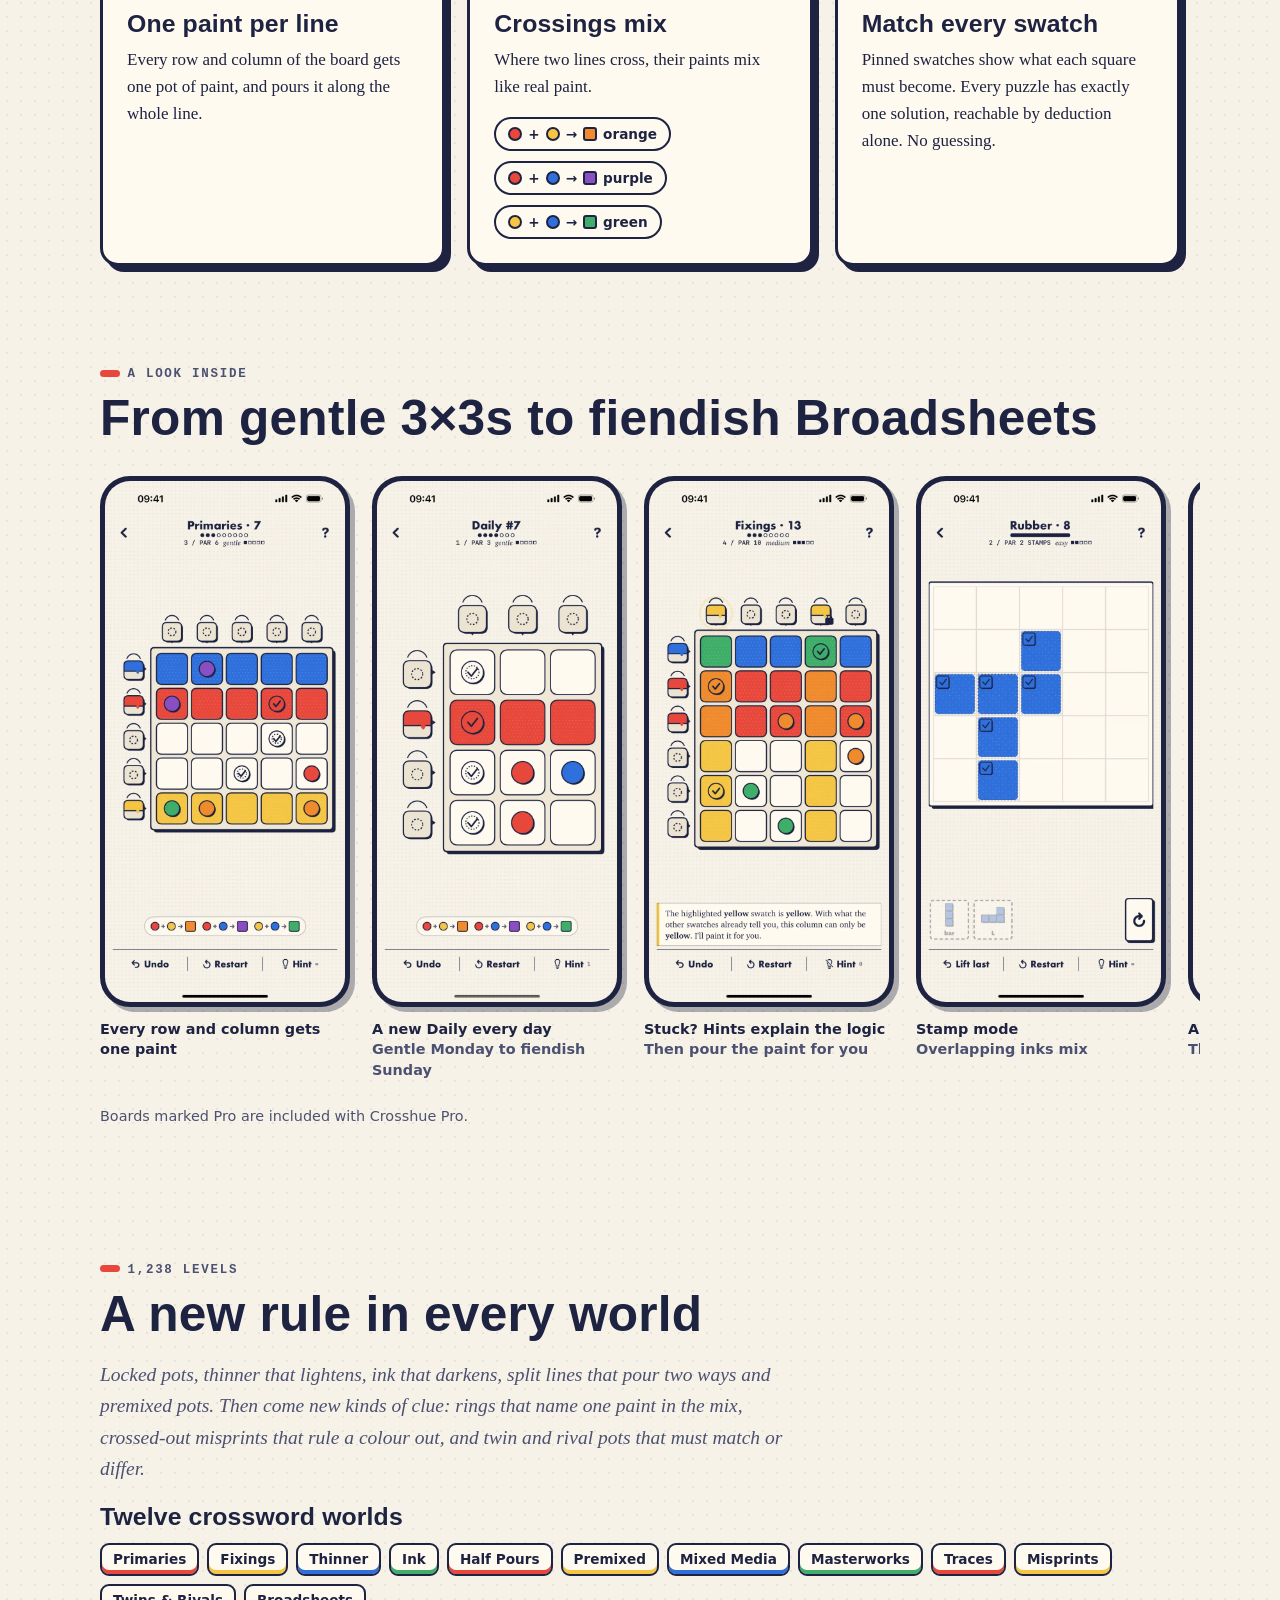
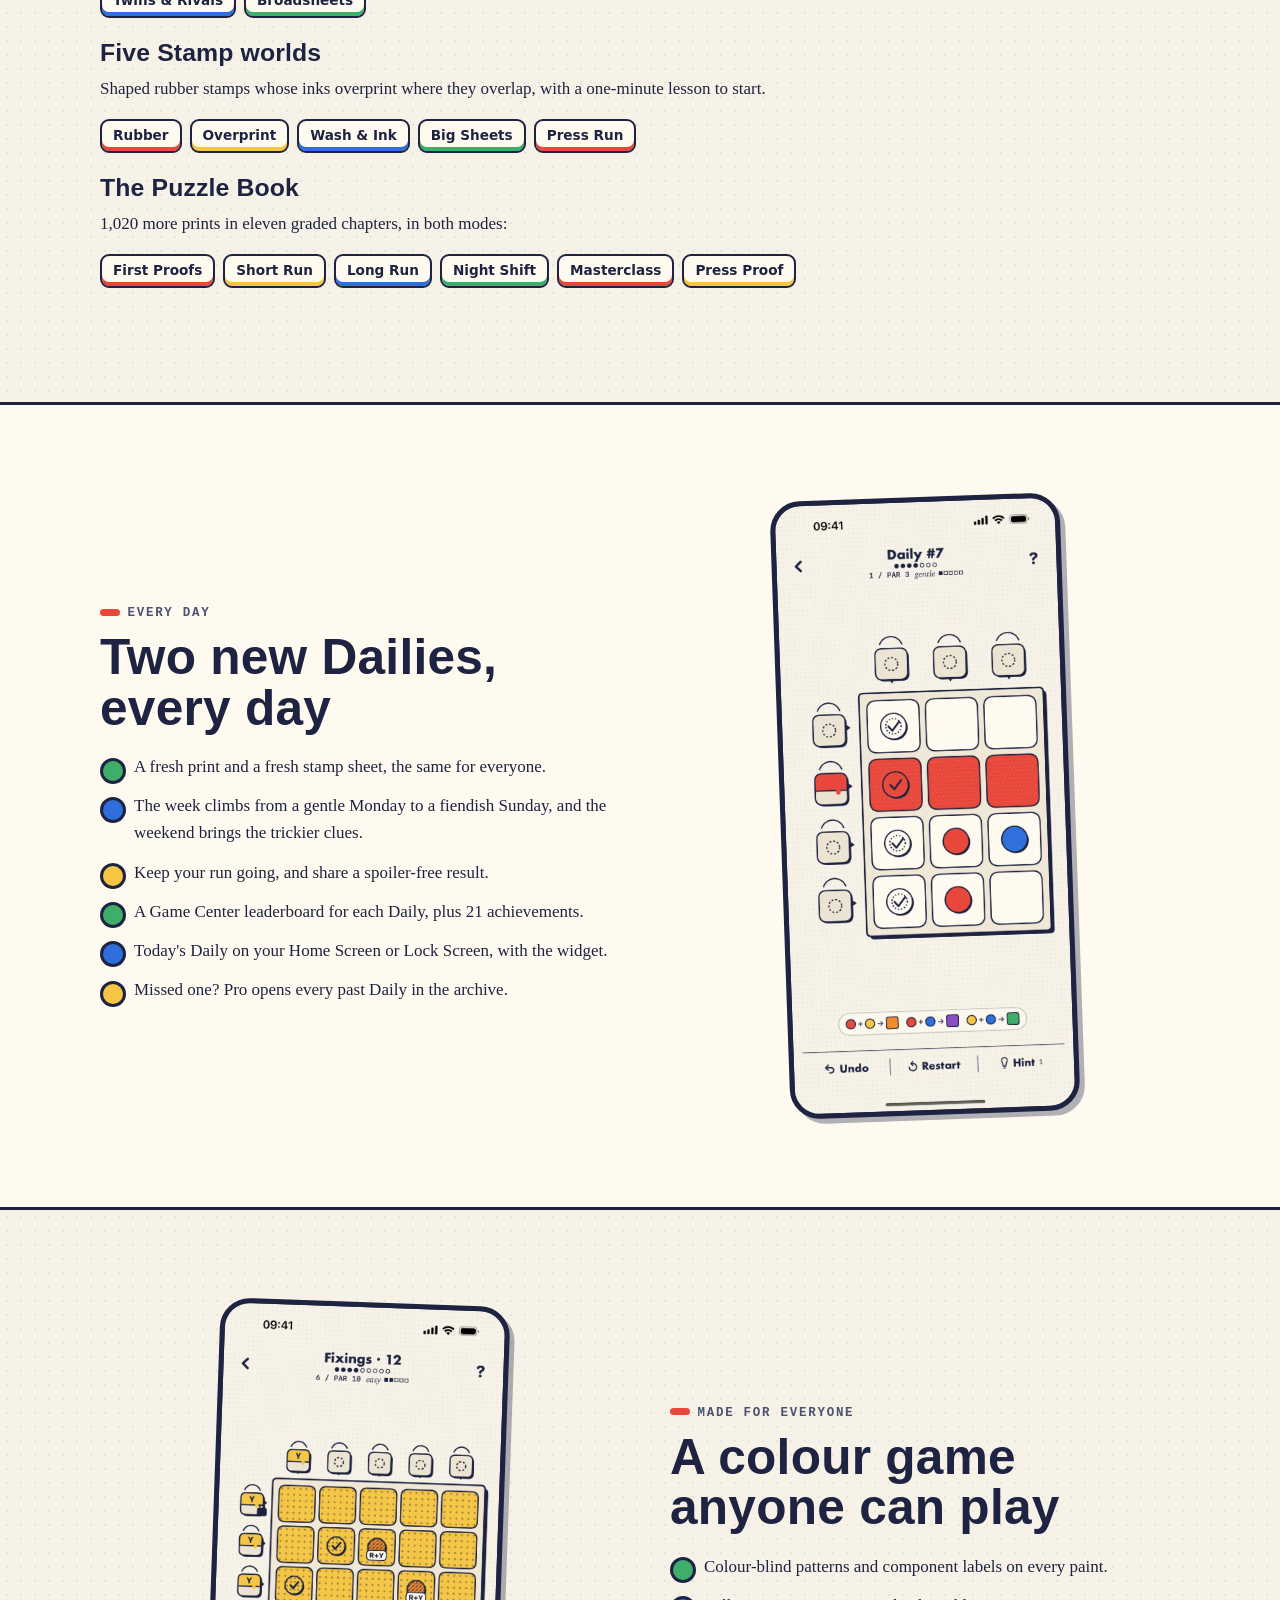
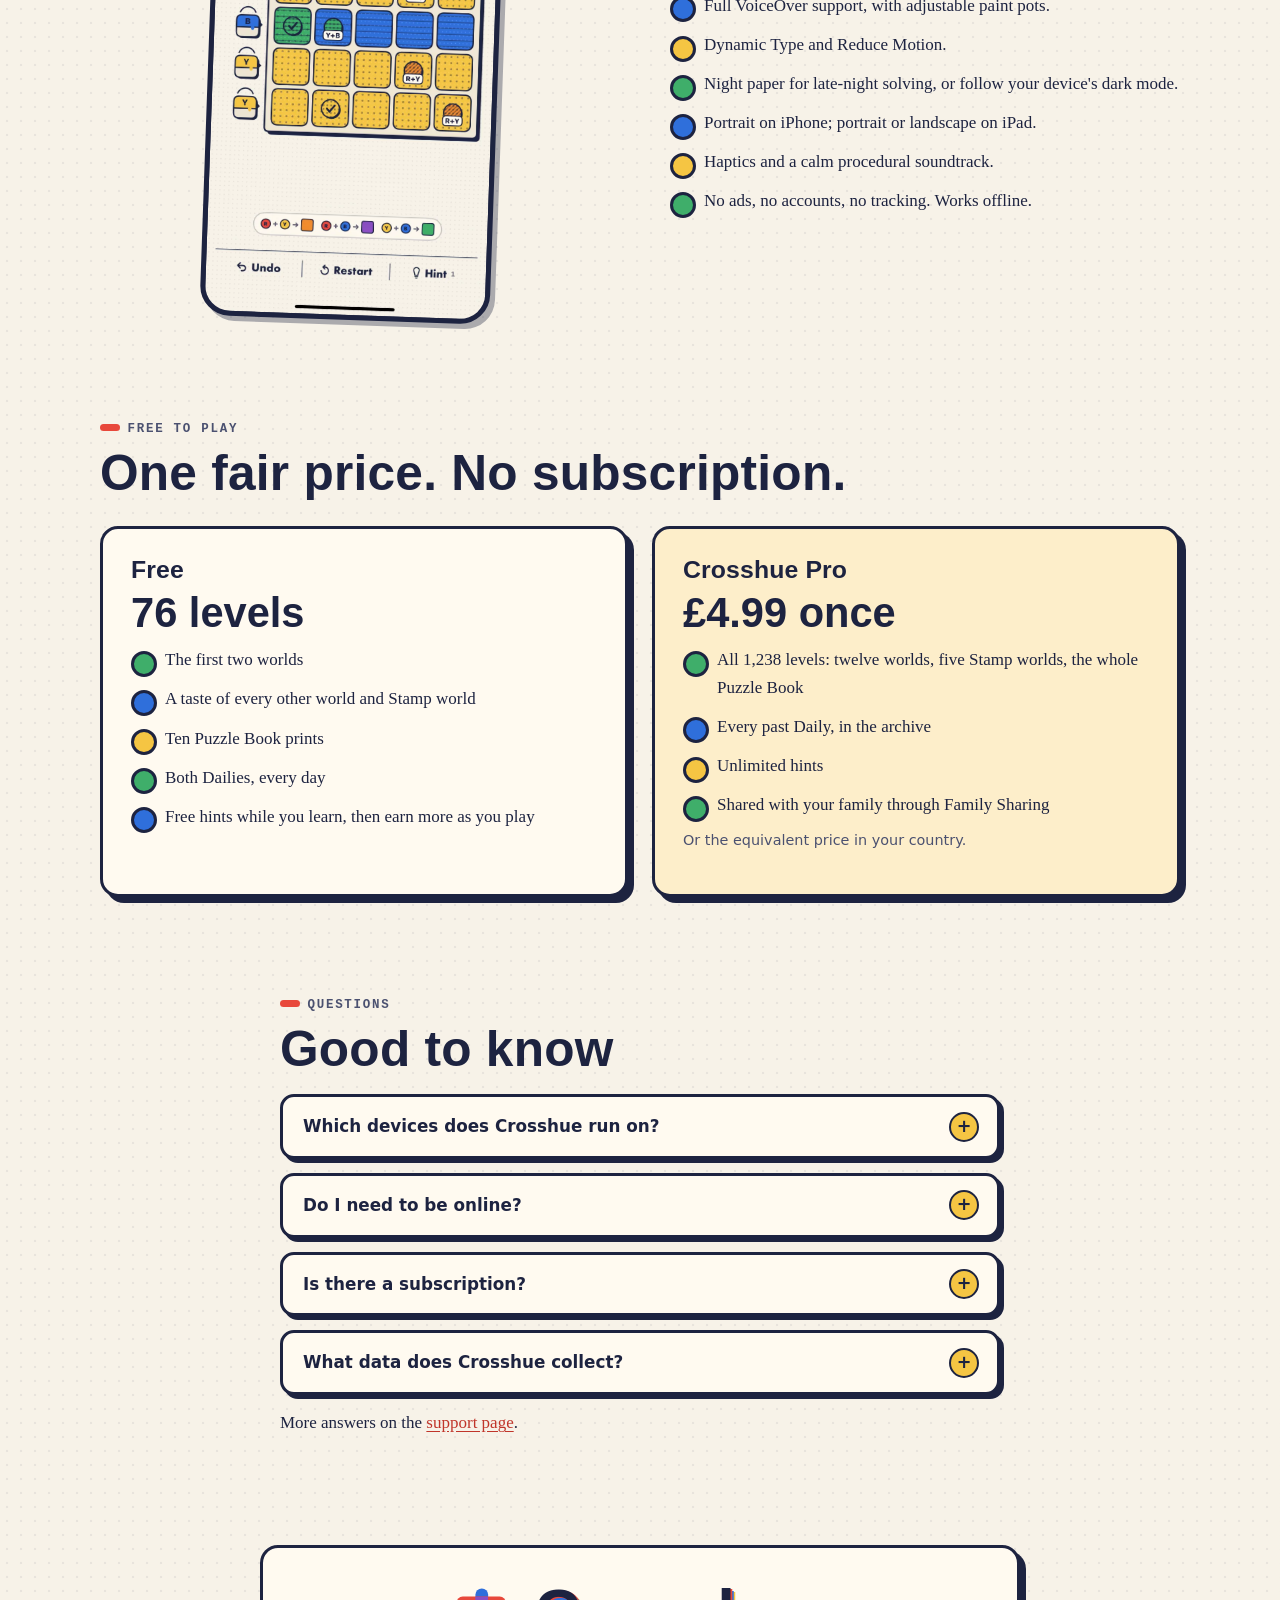
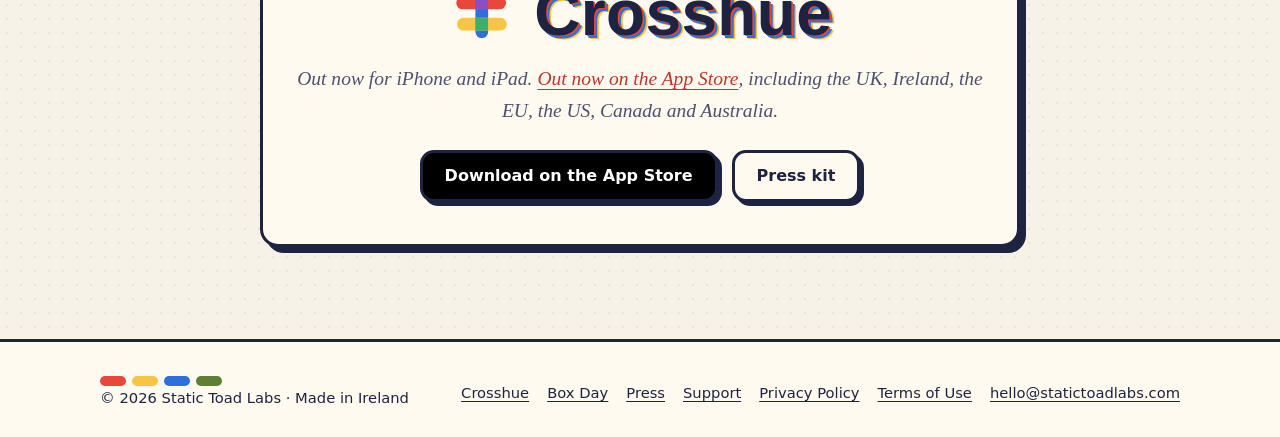
<file: crosshue/index.html>
<!doctype html>
<html lang="en-IE">
<head>
<meta charset="utf-8">
<meta name="viewport" content="width=device-width, initial-scale=1">
<title>Crosshue: Colour Crossword · a colour logic puzzle, a bit like a nonogram</title>
<meta name="description" content="Every row and column gets one paint pot, and where they cross the paints mix. Match every swatch, by logic alone. 1,238 levels and two Dailies every day, on iPhone and iPad.">
<link rel="canonical" href="https://statictoadlabs.com/crosshue/">
<meta name="theme-color" content="#f7f2e8" media="(prefers-color-scheme: light)">
<meta name="theme-color" content="#181b2c" media="(prefers-color-scheme: dark)">
<meta property="og:type" content="website">
<meta property="og:site_name" content="Static Toad Labs">
<meta property="og:title" content="Crosshue: Colour Crossword · a colour logic puzzle, a bit like a nonogram">
<meta property="og:description" content="Every row and column gets one paint pot, and where they cross the paints mix. Match every swatch, by logic alone. 1,238 levels and two Dailies every day, on iPhone and iPad.">
<meta property="og:url" content="https://statictoadlabs.com/crosshue/">
<meta property="og:image" content="https://statictoadlabs.com/crosshue/img/og.jpg">
<meta name="twitter:card" content="summary_large_image">
<link rel="icon" href="/favicon.ico" sizes="any">
<link rel="icon" type="image/png" href="/crosshue/img/favicon-32.png">
<link rel="apple-touch-icon" href="/crosshue/img/apple-touch-icon.png">
<link rel="stylesheet" href="/assets/site.css">
<script type="application/ld+json">{"@context":"https://schema.org","@type":"VideoGame","name":"Crosshue: Colour Crossword","alternateName":"Crosshue",
"description":"A colour logic puzzle, a bit like a nonogram. Mix paint to match every swatch, by logic alone.","genre":["Puzzle","Logic"],"gamePlatform":["iPhone","iPad"],
"operatingSystem":"iOS 17 or later","applicationCategory":"GameApplication","inLanguage":["en","de","fr","es","it","pt-BR","nl","ja","ko","zh-Hans"],
"image":"https://statictoadlabs.com/crosshue/img/og.jpg","url":"https://statictoadlabs.com/crosshue/","author":{"@type":"Organization","name":"Static Toad Labs","url":"https://statictoadlabs.com/"},
"offers":{"@type":"Offer","price":"0","priceCurrency":"EUR"}}</script>
</head>
<body>
<a class="skip" href="#main">Skip to content</a>
<header class="site-header"><div class="wrap">
<a class="brand" href="/"><img src="/assets/img/icon-512.png" alt="" width="42" height="42">Static Toad Labs</a>
<nav class="nav-links" aria-label="Main"><a href="/">Home</a><a href="/crosshue/" aria-current="page">Crosshue</a><a href="/boxday/">Box Day</a><a href="/press/">Press</a><a href="/crosshue/support/">Support</a><a href="/#contact">Contact</a></nav>
<details class="menu"><summary aria-label="Menu">Menu</summary><nav aria-label="Main"><a href="/">Home</a><a href="/crosshue/" aria-current="page">Crosshue</a><a href="/boxday/">Box Day</a><a href="/press/">Press</a><a href="/crosshue/support/">Support</a><a href="/#contact">Contact</a></nav></details>
</div></header>
<main id="main">

<section class="game-hero"><div class="wrap">
<span class="eyebrow">New from Static Toad Labs · Out now</span>
<h1 class="lockup"><svg class="mark" viewBox="0 0 100 100" aria-hidden="true"><rect x="40.8" y="12.5" width="19" height="74" rx="9.5" fill="#2f6fdb"/><rect x="12.4" y="24.6" width="74" height="19" rx="9.5" fill="#e8483b"/><rect x="13.5" y="56.3" width="74" height="19" rx="9.5" fill="#f5c543"/><rect x="40.6" y="24.9" width="19" height="19" fill="#8a4fc2"/><rect x="40.6" y="56" width="19" height="19" fill="#3fae6a"/></svg><span class="wordmark">Crosshue</span></h1>
<p class="tagline">A colour logic puzzle, a bit like a nonogram.</p>
<p class="lede">Every row and column gets one paint pot. Where they cross, the paints mix: red and yellow make orange, yellow and blue make green. Work out every pot from the swatches, by logic alone, and the print comes out perfect.</p>
<div class="actions"><a class="btn store" href="https://apps.apple.com/app/id6823928916" rel="noopener">Download on the App Store</a><a class="btn alt" href="#how">How it works</a></div>
<p class="fine"><a href="https://apps.apple.com/app/id6823928916" rel="noopener">Out now on the App Store</a>, including the UK, Ireland, the EU, the US, Canada and Australia. Free to play, no ads, no tracking.</p>
<div class="print phones-art"><picture><source srcset="/crosshue/img/phones.webp" type="image/webp"><img src="/crosshue/img/phones.jpg" width="2400" height="1350" alt="Four Crosshue boards on iPhone, from a gentle first level to a fiendish 8×8 Broadsheet" fetchpriority="high"></picture></div>
</div></section>

<section id="how"><div class="wrap">
<span class="eyebrow">How it works</span>
<h2>Mix paint. Match every swatch.</h2>
<div class="steps">
<div class="print"><svg viewBox="0 0 240 120" role="img" aria-label="A paint pot above a column and beside a row, each line printed in its paint">
<g stroke="#1d2340" stroke-width="3"><rect x="62" y="6" width="26" height="24" rx="6" fill="#fffaf0"/><rect x="62" y="6" width="26" height="10" rx="5" fill="#2f6fdb"/>
<rect x="22" y="46" width="26" height="24" rx="6" fill="#fffaf0"/><rect x="22" y="46" width="26" height="10" rx="5" fill="#e8483b"/>
<rect x="60" y="40" width="30" height="30" rx="6" fill="#8a4fc2"/><rect x="96" y="40" width="30" height="30" rx="6" fill="#e8483b"/><rect x="132" y="40" width="30" height="30" rx="6" fill="#e8483b"/>
<rect x="60" y="76" width="30" height="30" rx="6" fill="#2f6fdb"/><rect x="96" y="76" width="30" height="30" rx="6" fill="#fffaf0"/><rect x="132" y="76" width="30" height="30" rx="6" fill="#fffaf0"/></g></svg><h3>One paint per line</h3><p>Every row and column of the board gets one pot of paint, and pours it along the whole line.</p></div>
<div class="print"><svg viewBox="0 0 240 120" role="img" aria-label="A red band crossing a yellow band: the crossing prints orange">
<rect x="104" y="4" width="34" height="112" rx="17" fill="#f5c543"/><rect x="20" y="43" width="200" height="34" rx="17" fill="#e8483b"/>
<rect x="104" y="43" width="34" height="34" fill="#f08a2c"/><circle cx="121" cy="60" r="8" fill="none" stroke="#fffaf0" stroke-width="4"/></svg><h3>Crossings mix</h3><p>Where two lines cross, their paints mix like real paint.</p>
<ul class="mixes" aria-label="The mixes">
<li><span class="dot" style="background:var(--red)"></span>+<span class="dot" style="background:var(--yellow)"></span>→<span class="sq" style="background:var(--orange)"></span>orange</li>
<li><span class="dot" style="background:var(--red)"></span>+<span class="dot" style="background:var(--blue)"></span>→<span class="sq" style="background:var(--purple)"></span>purple</li>
<li><span class="dot" style="background:var(--yellow)"></span>+<span class="dot" style="background:var(--blue)"></span>→<span class="sq" style="background:var(--green)"></span>green</li></ul></div>
<div class="print"><svg viewBox="0 0 240 120" role="img" aria-label="Squares with pinned swatches: one matched with a tick, two still waiting">
<g stroke="#1d2340" stroke-width="3"><rect x="40" y="30" width="48" height="48" rx="8" fill="#3fae6a"/><rect x="96" y="30" width="48" height="48" rx="8" fill="#fffaf0"/><rect x="152" y="30" width="48" height="48" rx="8" fill="#fffaf0"/>
<circle cx="120" cy="54" r="10" fill="#e8483b"/><circle cx="176" cy="54" r="10" fill="#2f6fdb"/></g>
<circle cx="64" cy="54" r="13" fill="#fffaf0" stroke="#1d2340" stroke-width="3"/><path d="M57 54l5 5 9-10" fill="none" stroke="#1d2340" stroke-width="3.5" stroke-linecap="round" stroke-linejoin="round"/></svg><h3>Match every swatch</h3><p>Pinned swatches show what each square must become. Every puzzle has exactly one solution, reachable by deduction alone. No guessing.</p></div>
</div>
</div></section>

<section id="screens" style="padding-top:0;padding-bottom:20px"><div class="wrap"><span class="eyebrow">A look inside</span><h2>From gentle 3×3s to fiendish Broadsheets</h2></div>
<div class="gallery" tabindex="0" aria-label="Screenshots, scroll sideways">
<figure><div class="phone"><picture><source srcset="/crosshue/img/shots/02-easy.webp" type="image/webp"><img src="/crosshue/img/shots/02-easy.jpg" width="750" height="1629" alt="Every row and column gets one paint" loading="lazy" decoding="async"></picture></div><figcaption><b>Every row and column gets one paint</b></figcaption></figure>
<figure><div class="phone"><picture><source srcset="/crosshue/img/shots/03-daily.webp" type="image/webp"><img src="/crosshue/img/shots/03-daily.jpg" width="750" height="1629" alt="A new Daily every day" loading="lazy" decoding="async"></picture></div><figcaption><b>A new Daily every day</b>Gentle Monday to fiendish Sunday</figcaption></figure>
<figure><div class="phone"><picture><source srcset="/crosshue/img/shots/05-hint.webp" type="image/webp"><img src="/crosshue/img/shots/05-hint.jpg" width="750" height="1629" alt="Stuck? Hints explain the logic" loading="lazy" decoding="async"></picture></div><figcaption><b>Stuck? Hints explain the logic</b>Then pour the paint for you</figcaption></figure>
<figure><div class="phone"><picture><source srcset="/crosshue/img/shots/06-stamp.webp" type="image/webp"><img src="/crosshue/img/shots/06-stamp.jpg" width="750" height="1629" alt="Stamp mode" loading="lazy" decoding="async"></picture></div><figcaption><b>Stamp mode</b>Overlapping inks mix</figcaption></figure>
<figure><div class="phone"><picture><source srcset="/crosshue/img/shots/04-medium.webp" type="image/webp"><img src="/crosshue/img/shots/04-medium.jpg" width="750" height="1629" alt="A new rule in every world" loading="lazy" decoding="async"></picture></div><figcaption><b>A new rule in every world</b>Thinner, ink, split lines · Pro</figcaption></figure>
<figure><div class="phone"><picture><source srcset="/crosshue/img/shots/07-premixed.webp" type="image/webp"><img src="/crosshue/img/shots/07-premixed.jpg" width="750" height="1629" alt="Premixed pots" loading="lazy" decoding="async"></picture></div><figcaption><b>Premixed pots</b>Orange, green and purple from the tin · Pro</figcaption></figure>
<figure><div class="phone"><picture><source srcset="/crosshue/img/shots/08-links.webp" type="image/webp"><img src="/crosshue/img/shots/08-links.jpg" width="750" height="1629" alt="Twin and rival pots" loading="lazy" decoding="async"></picture></div><figcaption><b>Twin and rival pots</b>Pots that must match, or differ · Pro</figcaption></figure>
<figure><div class="phone"><picture><source srcset="/crosshue/img/shots/09-hard.webp" type="image/webp"><img src="/crosshue/img/shots/09-hard.jpg" width="750" height="1629" alt="Up to 8×8 Broadsheets" loading="lazy" decoding="async"></picture></div><figcaption><b>Up to 8×8 Broadsheets</b>Fiendish · Pro</figcaption></figure>
<figure><div class="phone"><picture><source srcset="/crosshue/img/shots/13-results.webp" type="image/webp"><img src="/crosshue/img/shots/13-results.jpg" width="750" height="1629" alt="Match par for a Masterpiece" loading="lazy" decoding="async"></picture></div><figcaption><b>Match par for a Masterpiece</b>Three stars, no wasted pours</figcaption></figure>
<figure><div class="phone"><picture><source srcset="/crosshue/img/shots/15-book.webp" type="image/webp"><img src="/crosshue/img/shots/15-book.jpg" width="750" height="1629" alt="The Puzzle Book" loading="lazy" decoding="async"></picture></div><figcaption><b>The Puzzle Book</b>1,020 more prints, ten free</figcaption></figure>
<figure><div class="phone"><picture><source srcset="/crosshue/img/shots/12-colourblind.webp" type="image/webp"><img src="/crosshue/img/shots/12-colourblind.jpg" width="750" height="1629" alt="Colour-blind patterns" loading="lazy" decoding="async"></picture></div><figcaption><b>Colour-blind patterns</b>Every paint has its own pattern and label</figcaption></figure>
<figure><div class="phone"><picture><source srcset="/crosshue/img/shots/10-board-night.webp" type="image/webp"><img src="/crosshue/img/shots/10-board-night.jpg" width="750" height="1629" alt="Night paper" loading="lazy" decoding="async"></picture></div><figcaption><b>Night paper</b>For late-night solving</figcaption></figure>
</div>
<div class="wrap"><p class="fine">Boards marked Pro are included with Crosshue Pro.</p></div>
</section>

<section><div class="wrap">
<span class="eyebrow">1,238 levels</span>
<h2>A new rule in every world</h2>
<p class="lede">Locked pots, thinner that lightens, ink that darkens, split lines that pour two ways and premixed pots. Then come new kinds of clue: rings that name one paint in the mix, crossed-out misprints that rule a colour out, and twin and rival pots that must match or differ.</p>
<h3>Twelve crossword worlds</h3>
<ul class="worlds"><li>Primaries</li><li>Fixings</li><li>Thinner</li><li>Ink</li><li>Half Pours</li><li>Premixed</li><li>Mixed Media</li><li>Masterworks</li><li>Traces</li><li>Misprints</li><li>Twins &amp; Rivals</li><li>Broadsheets</li></ul>
<h3>Five Stamp worlds</h3>
<p>Shaped rubber stamps whose inks overprint where they overlap, with a one-minute lesson to start.</p>
<ul class="worlds"><li>Rubber</li><li>Overprint</li><li>Wash &amp; Ink</li><li>Big Sheets</li><li>Press Run</li></ul>
<h3>The Puzzle Book</h3>
<p>1,020 more prints in eleven graded chapters, in both modes:</p>
<ul class="worlds"><li>First Proofs</li><li>Short Run</li><li>Long Run</li><li>Night Shift</li><li>Masterclass</li><li>Press Proof</li></ul>
</div></section>

<section style="background:var(--sheet);border-block:3px solid var(--line)"><div class="wrap split">
<div><span class="eyebrow">Every day</span><h2>Two new Dailies, every day</h2>
<ul class="ticks">
<li>A fresh print and a fresh stamp sheet, the same for everyone.</li>
<li>The week climbs from a gentle Monday to a fiendish Sunday, and the weekend brings the trickier clues.</li>
<li>Keep your run going, and share a spoiler-free result.</li>
<li>A Game Center leaderboard for each Daily, plus 21 achievements.</li>
<li>Today's Daily on your Home Screen or Lock Screen, with the widget.</li>
<li>Missed one? Pro opens every past Daily in the archive.</li>
</ul></div>
<div class="phone"><picture><source srcset="/crosshue/img/shots/03-daily.webp" type="image/webp"><img src="/crosshue/img/shots/03-daily.jpg" width="750" height="1629" alt="Today&#x27;s Daily, mid-solve" loading="lazy" decoding="async"></picture></div>
</div></section>

<section><div class="wrap split flip">
<div><span class="eyebrow">Made for everyone</span><h2>A colour game anyone can play</h2>
<ul class="ticks">
<li>Colour-blind patterns and component labels on every paint.</li>
<li>Full VoiceOver support, with adjustable paint pots.</li>
<li>Dynamic Type and Reduce Motion.</li>
<li>Night paper for late-night solving, or follow your device's dark mode.</li>
<li>Portrait on iPhone; portrait or landscape on iPad.</li>
<li>Haptics and a calm procedural soundtrack.</li>
<li>No ads, no accounts, no tracking. Works offline.</li>
</ul></div>
<div class="phone"><picture><source srcset="/crosshue/img/shots/12-colourblind.webp" type="image/webp"><img src="/crosshue/img/shots/12-colourblind.jpg" width="750" height="1629" alt="A board with colour-blind patterns and labels on every square" loading="lazy" decoding="async"></picture></div>
</div></section>

<section id="pro" style="padding-top:0"><div class="wrap">
<span class="eyebrow">Free to play</span>
<h2>One fair price. No subscription.</h2>
<div class="plans">
<div class="print"><h3>Free</h3><p class="price">76 levels</p>
<ul class="ticks"><li>The first two worlds</li><li>A taste of every other world and Stamp world</li><li>Ten Puzzle Book prints</li><li>Both Dailies, every day</li><li>Free hints while you learn, then earn more as you play</li></ul></div>
<div class="print pro"><h3>Crosshue Pro</h3><p class="price">£4.99 once</p>
<ul class="ticks"><li>All 1,238 levels: twelve worlds, five Stamp worlds, the whole Puzzle Book</li><li>Every past Daily, in the archive</li><li>Unlimited hints</li><li>Shared with your family through Family Sharing</li></ul>
<p class="fine">Or the equivalent price in your country.</p></div>
</div>
</div></section>

<section style="padding-top:0"><div class="wrap narrow faq">
<span class="eyebrow">Questions</span>
<h2>Good to know</h2>
<details><summary>Which devices does Crosshue run on?</summary><div><p>iPhone and iPad with iOS or iPadOS 17 or later.</p></div></details>
<details><summary>Do I need to be online?</summary><div><p>No. Crosshue works fully offline. Only the optional Game Center features need a connection.</p></div></details>
<details><summary>Is there a subscription?</summary><div><p>No. Crosshue is free to play, and Crosshue Pro is a single, one-off purchase that unlocks everything for you and your family.</p></div></details>
<details><summary>What data does Crosshue collect?</summary><div><p>None. Your progress stays on your device. See the <a href="/crosshue/privacy/">Crosshue privacy policy</a>.</p></div></details>
<p>More answers on the <a href="/crosshue/support/">support page</a>.</p>
</div></section>

<section class="contact" style="padding-top:0"><div class="wrap"><div class="print pad">
<h2 class="lockup" style="justify-content:center;font-size:clamp(2.6rem,7vw,4rem)"><svg class="mark" viewBox="0 0 100 100" aria-hidden="true"><rect x="40.8" y="12.5" width="19" height="74" rx="9.5" fill="#2f6fdb"/><rect x="12.4" y="24.6" width="74" height="19" rx="9.5" fill="#e8483b"/><rect x="13.5" y="56.3" width="74" height="19" rx="9.5" fill="#f5c543"/><rect x="40.6" y="24.9" width="19" height="19" fill="#8a4fc2"/><rect x="40.6" y="56" width="19" height="19" fill="#3fae6a"/></svg><span class="wordmark">Crosshue</span></h2>
<p class="lede" style="margin-inline:auto">Out now for iPhone and iPad. <a href="https://apps.apple.com/app/id6823928916" rel="noopener">Out now on the App Store</a>, including the UK, Ireland, the EU, the US, Canada and Australia.</p>
<div class="actions"><a class="btn store" href="https://apps.apple.com/app/id6823928916" rel="noopener">Download on the App Store</a><a class="btn alt" href="/press/">Press kit</a></div>
</div></div></section>

</main>
<footer class="site-footer"><div class="wrap">
<div><div class="plates" aria-hidden="true"><span style="background:#e8483b"></span><span style="background:#f5c543"></span><span style="background:#2f6fdb"></span><span style="background:#5f7f35"></span></div>
&copy; <span data-year>2026</span> Static Toad Labs &middot; Made in Ireland</div>
<nav aria-label="Footer"><a href="/crosshue/">Crosshue</a><a href="/boxday/">Box Day</a><a href="/press/">Press</a><a href="/crosshue/support/">Support</a><a href="/privacy.html">Privacy Policy</a><a href="/terms.html">Terms of Use</a><a href="mailto:hello@statictoadlabs.com">hello@statictoadlabs.com</a></nav>
</div></footer>
<script src="/assets/site.js" defer></script>
</body>
</html>
</file>
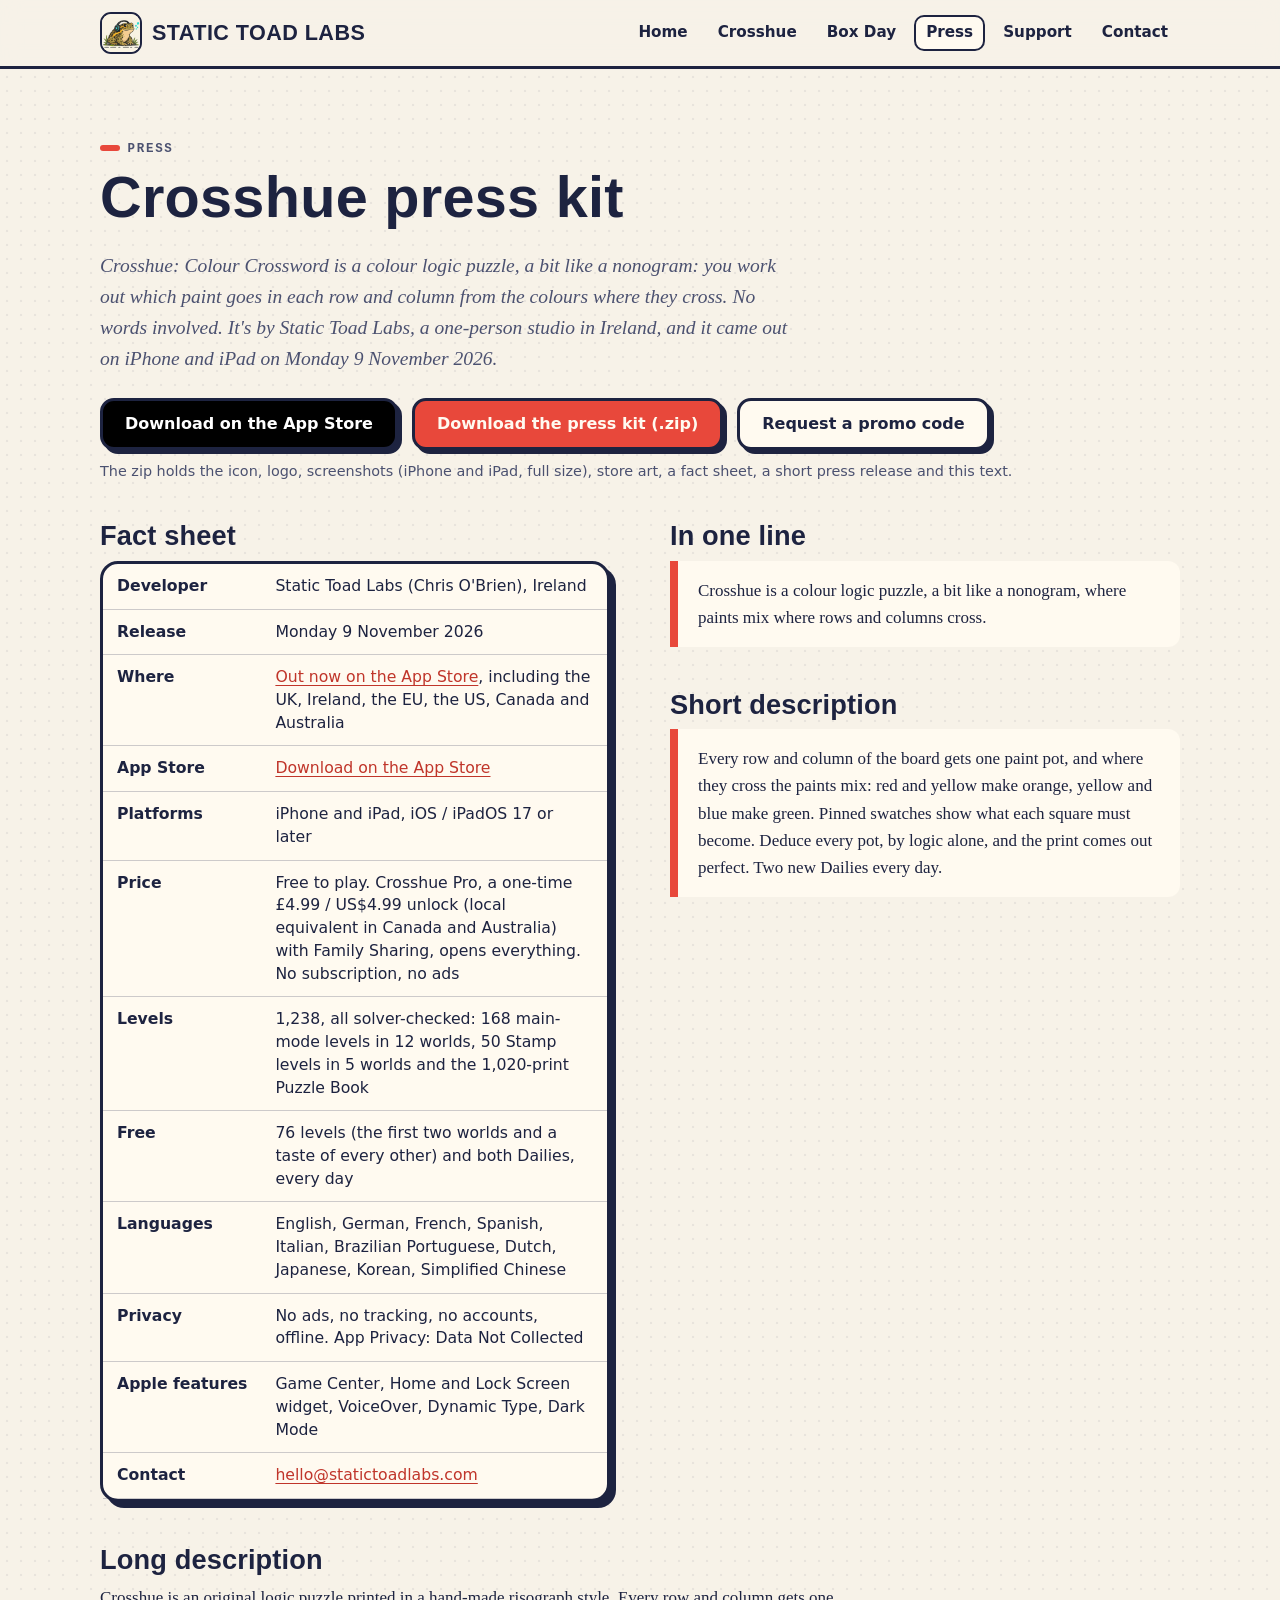
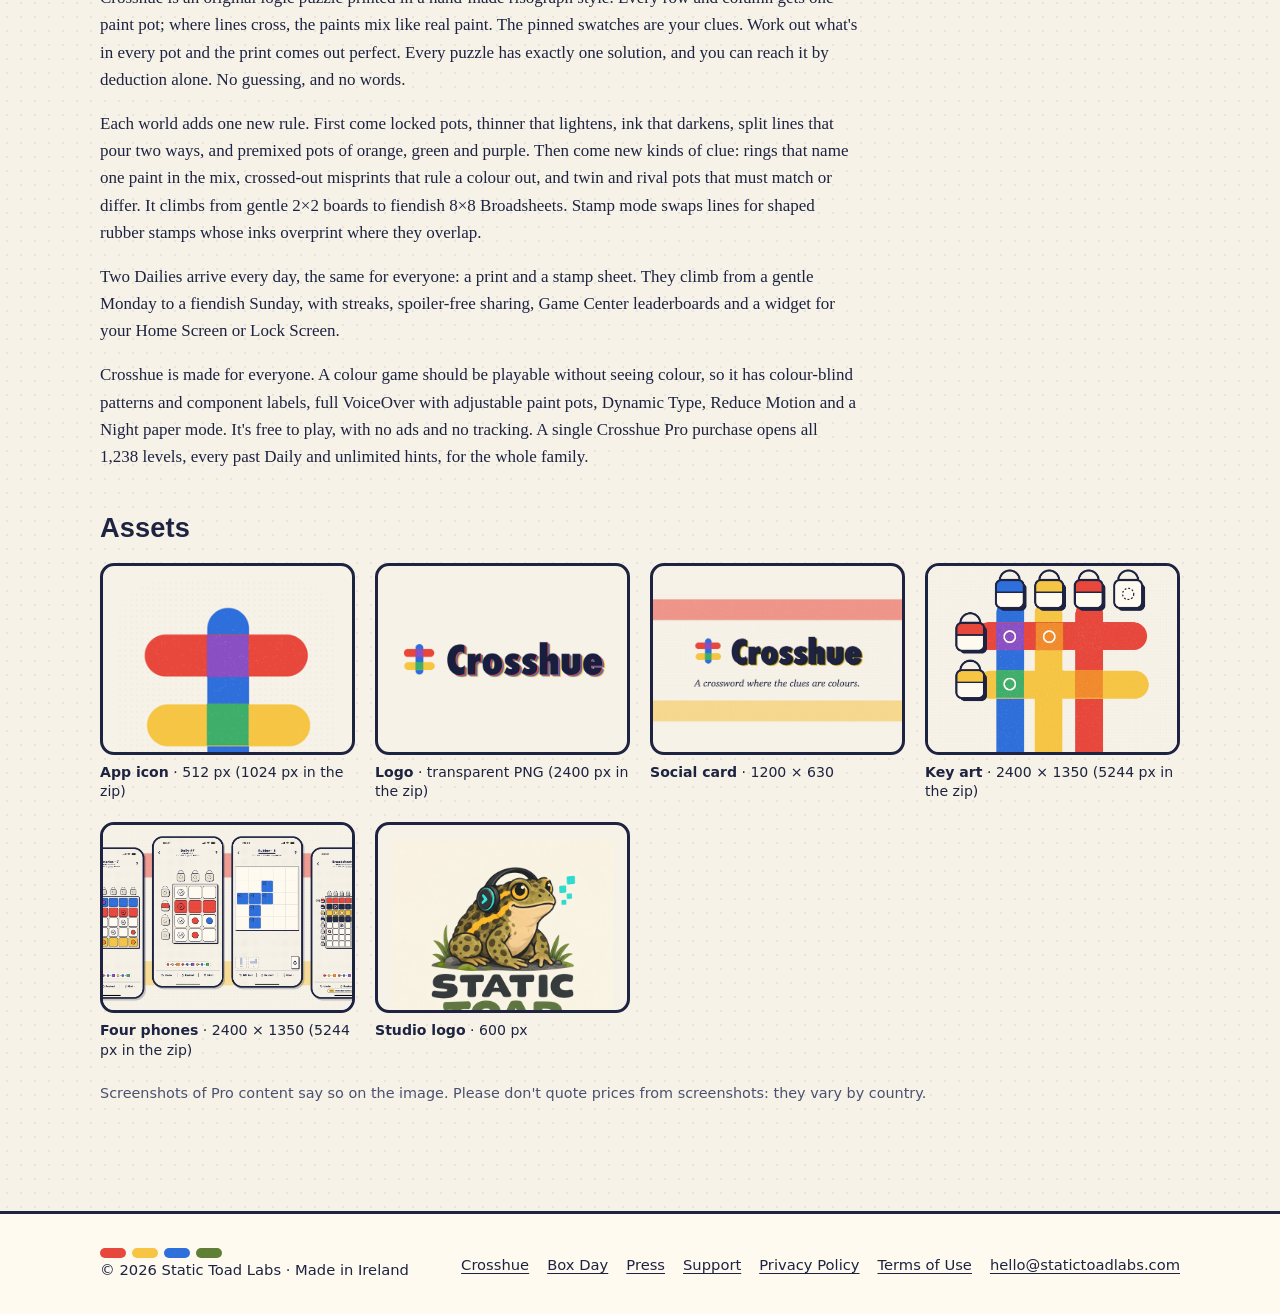
<file: press/index.html>
<!doctype html>
<html lang="en-IE">
<head>
<meta charset="utf-8">
<meta name="viewport" content="width=device-width, initial-scale=1">
<title>Crosshue press kit · Static Toad Labs</title>
<meta name="description" content="Press kit for Crosshue, a colour logic puzzle a bit like a nonogram: fact sheet, release, descriptions, logo, icon, screenshots and key art. Out now on iPhone and iPad.">
<link rel="canonical" href="https://statictoadlabs.com/press/">
<meta name="theme-color" content="#f7f2e8" media="(prefers-color-scheme: light)">
<meta name="theme-color" content="#181b2c" media="(prefers-color-scheme: dark)">
<meta property="og:type" content="website">
<meta property="og:site_name" content="Static Toad Labs">
<meta property="og:title" content="Crosshue press kit · Static Toad Labs">
<meta property="og:description" content="Press kit for Crosshue, a colour logic puzzle a bit like a nonogram: fact sheet, release, descriptions, logo, icon, screenshots and key art. Out now on iPhone and iPad.">
<meta property="og:url" content="https://statictoadlabs.com/press/">
<meta property="og:image" content="https://statictoadlabs.com/crosshue/img/og.jpg">
<meta name="twitter:card" content="summary_large_image">
<link rel="icon" href="/favicon.ico" sizes="any">
<link rel="icon" type="image/png" href="/assets/img/favicon-32.png">
<link rel="apple-touch-icon" href="/assets/img/apple-touch-icon.png">
<link rel="stylesheet" href="/assets/site.css">
</head>
<body>
<a class="skip" href="#main">Skip to content</a>
<header class="site-header"><div class="wrap">
<a class="brand" href="/"><img src="/assets/img/icon-512.png" alt="" width="42" height="42">Static Toad Labs</a>
<nav class="nav-links" aria-label="Main"><a href="/">Home</a><a href="/crosshue/">Crosshue</a><a href="/boxday/">Box Day</a><a href="/press/" aria-current="page">Press</a><a href="/crosshue/support/">Support</a><a href="/#contact">Contact</a></nav>
<details class="menu"><summary aria-label="Menu">Menu</summary><nav aria-label="Main"><a href="/">Home</a><a href="/crosshue/">Crosshue</a><a href="/boxday/">Box Day</a><a href="/press/" aria-current="page">Press</a><a href="/crosshue/support/">Support</a><a href="/#contact">Contact</a></nav></details>
</div></header>
<main id="main">

<section class="doc"><div class="wrap">
<span class="eyebrow">Press</span>
<h1>Crosshue press kit</h1>
<p class="lede">Crosshue: Colour Crossword is a colour logic puzzle, a bit like a nonogram: you work out which paint goes in each row and column from the colours where they cross. No words involved. It's by Static Toad Labs, a one-person studio in Ireland, and it came out on iPhone and iPad on Monday 9 November 2026.</p>
<div class="actions"><a class="btn store" href="https://apps.apple.com/app/id6823928916" rel="noopener">Download on the App Store</a><a class="btn" href="/press/crosshue-press-kit.zip" download>Download the press kit (.zip)</a><a class="btn alt" href="mailto:hello@statictoadlabs.com?subject=Crosshue%20press">Request a promo code</a></div>
<p class="fine">The zip holds the icon, logo, screenshots (iPhone and iPad, full size), store art, a fact sheet, a short press release and this text.</p>

<div class="split" style="align-items:start;margin-top:40px">
<div>
<h2 style="margin-top:0">Fact sheet</h2>
<div class="print"><dl class="facts">
<dt>Developer</dt><dd>Static Toad Labs (Chris O'Brien), Ireland</dd>
<dt>Release</dt><dd>Monday 9 November 2026</dd>
<dt>Where</dt><dd><a href="https://apps.apple.com/app/id6823928916" rel="noopener">Out now on the App Store</a>, including the UK, Ireland, the EU, the US, Canada and Australia</dd>
<dt>App Store</dt><dd><a href="https://apps.apple.com/app/id6823928916" rel="noopener">Download on the App Store</a></dd>
<dt>Platforms</dt><dd>iPhone and iPad, iOS / iPadOS 17 or later</dd>
<dt>Price</dt><dd>Free to play. Crosshue Pro, a one-time £4.99 / US$4.99 unlock (local equivalent in Canada and Australia) with Family Sharing, opens everything. No subscription, no ads</dd>
<dt>Levels</dt><dd>1,238, all solver-checked: 168 main-mode levels in 12 worlds, 50 Stamp levels in 5 worlds and the 1,020-print Puzzle Book</dd>
<dt>Free</dt><dd>76 levels (the first two worlds and a taste of every other) and both Dailies, every day</dd>
<dt>Languages</dt><dd>English, German, French, Spanish, Italian, Brazilian Portuguese, Dutch, Japanese, Korean, Simplified Chinese</dd>
<dt>Privacy</dt><dd>No ads, no tracking, no accounts, offline. App Privacy: Data Not Collected</dd>
<dt>Apple features</dt><dd>Game Center, Home and Lock Screen widget, VoiceOver, Dynamic Type, Dark Mode</dd>
<dt>Contact</dt><dd><a href="mailto:hello@statictoadlabs.com">hello@statictoadlabs.com</a></dd>
</dl></div>
</div>
<div>
<h2 style="margin-top:0">In one line</h2>
<blockquote>Crosshue is a colour logic puzzle, a bit like a nonogram, where paints mix where rows and columns cross.</blockquote>
<h2>Short description</h2>
<blockquote>Every row and column of the board gets one paint pot, and where they cross the paints mix: red and yellow make orange, yellow and blue make green. Pinned swatches show what each square must become. Deduce every pot, by logic alone, and the print comes out perfect. Two new Dailies every day.</blockquote>
</div>
</div>

<div class="narrow">
<h2>Long description</h2>
<p>Crosshue is an original logic puzzle printed in a hand-made risograph style. Every row and column gets one paint pot; where lines cross, the paints mix like real paint. The pinned swatches are your clues. Work out what's in every pot and the print comes out perfect. Every puzzle has exactly one solution, and you can reach it by deduction alone. No guessing, and no words.</p>
<p>Each world adds one new rule. First come locked pots, thinner that lightens, ink that darkens, split lines that pour two ways, and premixed pots of orange, green and purple. Then come new kinds of clue: rings that name one paint in the mix, crossed-out misprints that rule a colour out, and twin and rival pots that must match or differ. It climbs from gentle 2×2 boards to fiendish 8×8 Broadsheets. Stamp mode swaps lines for shaped rubber stamps whose inks overprint where they overlap.</p>
<p>Two Dailies arrive every day, the same for everyone: a print and a stamp sheet. They climb from a gentle Monday to a fiendish Sunday, with streaks, spoiler-free sharing, Game Center leaderboards and a widget for your Home Screen or Lock Screen.</p>
<p>Crosshue is made for everyone. A colour game should be playable without seeing colour, so it has colour-blind patterns and component labels, full VoiceOver with adjustable paint pots, Dynamic Type, Reduce Motion and a Night paper mode. It's free to play, with no ads and no tracking. A single Crosshue Pro purchase opens all 1,238 levels, every past Daily and unlimited hints, for the whole family.</p>
</div>

<h2>Assets</h2>
<div class="assets">
<figure><a class="thumb" href="/crosshue/img/icon-512.png"><img src="/crosshue/img/icon-rounded-256.png" width="256" height="256" alt="Crosshue app icon" loading="lazy"></a><figcaption><b>App icon</b> · 512 px (1024 px in the zip)</figcaption></figure>
<figure><a class="thumb" href="/crosshue/img/logo.png"><img src="/crosshue/img/logo.png" width="1200" height="320" alt="Crosshue logo" loading="lazy"></a><figcaption><b>Logo</b> · transparent PNG (2400 px in the zip)</figcaption></figure>
<figure><a class="thumb" href="/crosshue/img/og.jpg" style="padding:0"><img src="/crosshue/img/og.jpg" width="1200" height="630" alt="Crosshue card: the logo and tagline" loading="lazy"></a><figcaption><b>Social card</b> · 1200 × 630</figcaption></figure>
<figure><a class="thumb" href="/crosshue/img/header.jpg" style="padding:0"><img src="/crosshue/img/header.jpg" width="2400" height="1350" alt="Paint pots pouring crossing bands" loading="lazy" style="width:100%;height:100%;object-fit:cover"></a><figcaption><b>Key art</b> · 2400 × 1350 (5244 px in the zip)</figcaption></figure>
<figure><a class="thumb" href="/crosshue/img/phones.jpg" style="padding:0"><img src="/crosshue/img/phones.jpg" width="2400" height="1350" alt="Four Crosshue boards on iPhone" loading="lazy" style="width:100%;height:100%;object-fit:cover"></a><figcaption><b>Four phones</b> · 2400 × 1350 (5244 px in the zip)</figcaption></figure>
<figure><a class="thumb" href="/assets/img/logo-600.png"><img src="/assets/img/logo-600.png" width="600" height="600" alt="Static Toad Labs logo" loading="lazy"></a><figcaption><b>Studio logo</b> · 600 px</figcaption></figure>
</div>
<p class="fine">Screenshots of Pro content say so on the image. Please don't quote prices from screenshots: they vary by country.</p>
</div></section>

</main>
<footer class="site-footer"><div class="wrap">
<div><div class="plates" aria-hidden="true"><span style="background:#e8483b"></span><span style="background:#f5c543"></span><span style="background:#2f6fdb"></span><span style="background:#5f7f35"></span></div>
&copy; <span data-year>2026</span> Static Toad Labs &middot; Made in Ireland</div>
<nav aria-label="Footer"><a href="/crosshue/">Crosshue</a><a href="/boxday/">Box Day</a><a href="/press/">Press</a><a href="/crosshue/support/">Support</a><a href="/privacy.html">Privacy Policy</a><a href="/terms.html">Terms of Use</a><a href="mailto:hello@statictoadlabs.com">hello@statictoadlabs.com</a></nav>
</div></footer>
<script src="/assets/site.js" defer></script>
</body>
</html>
</file>
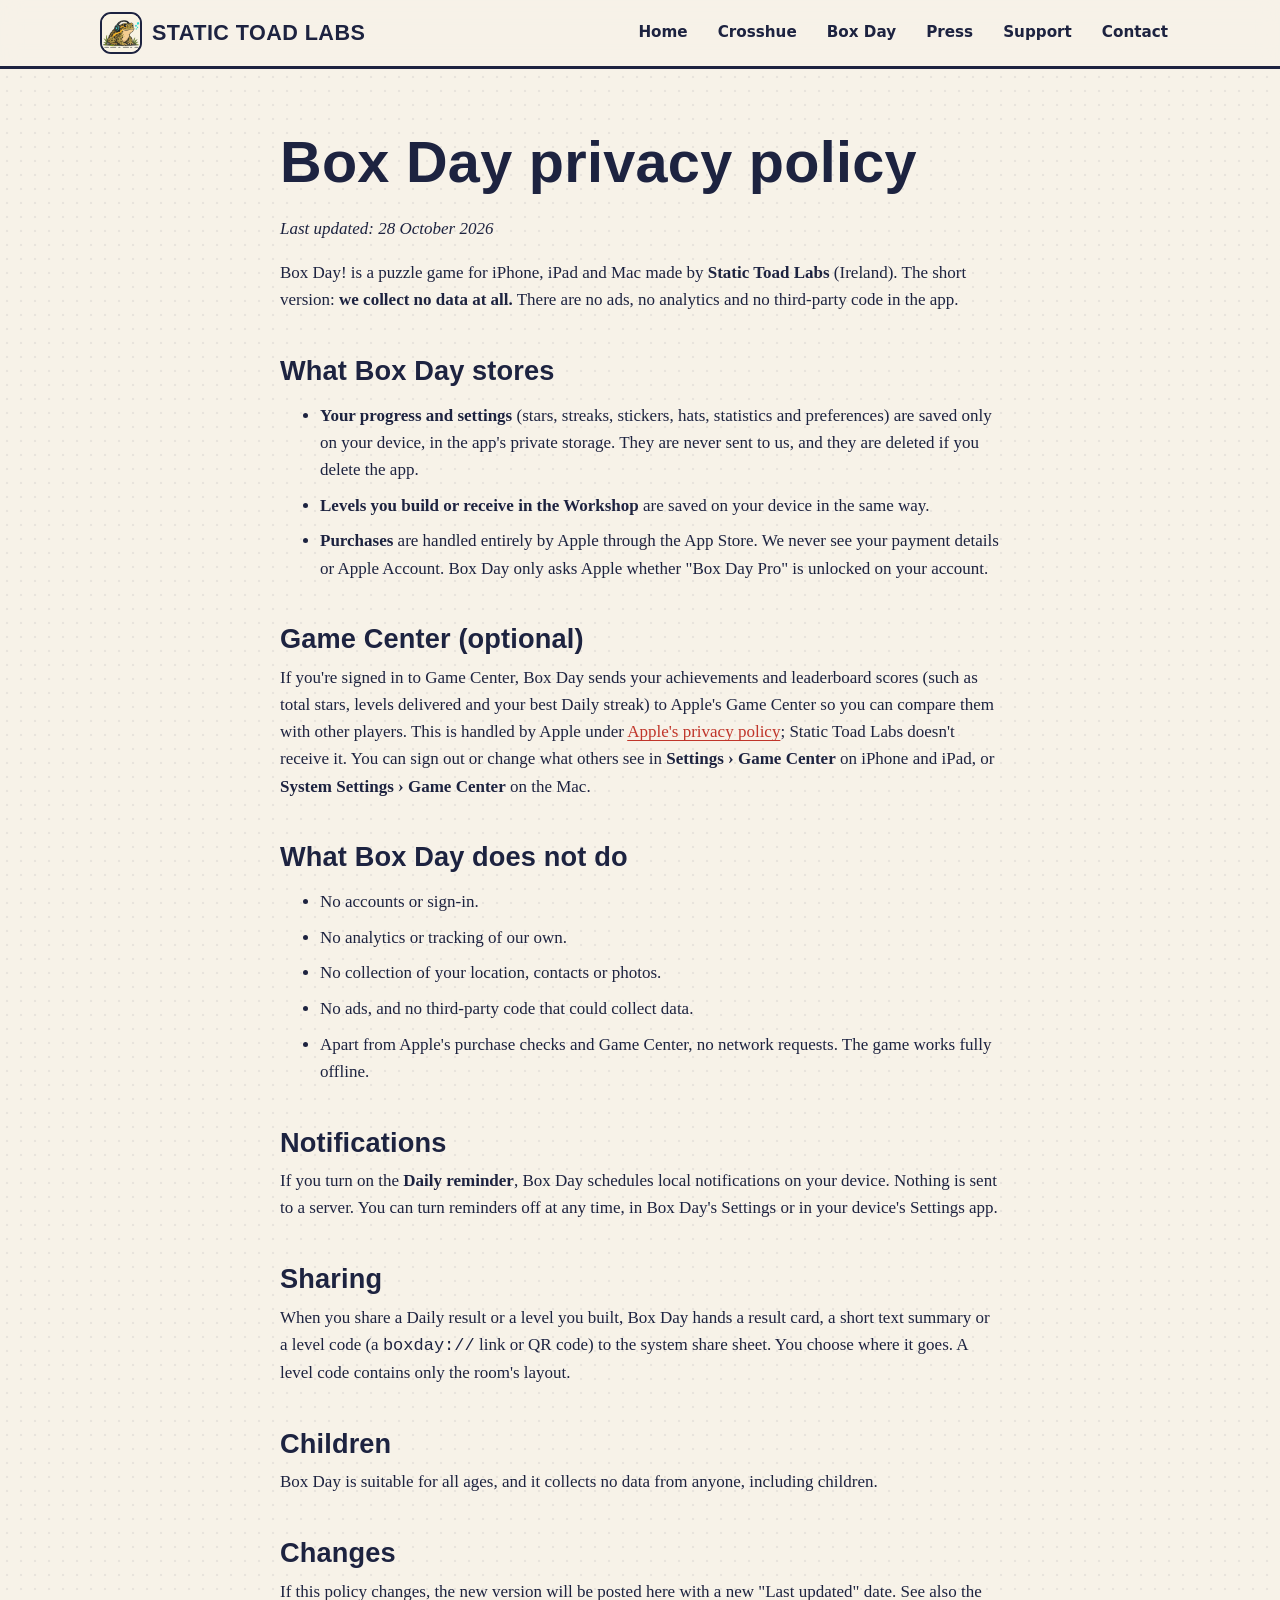
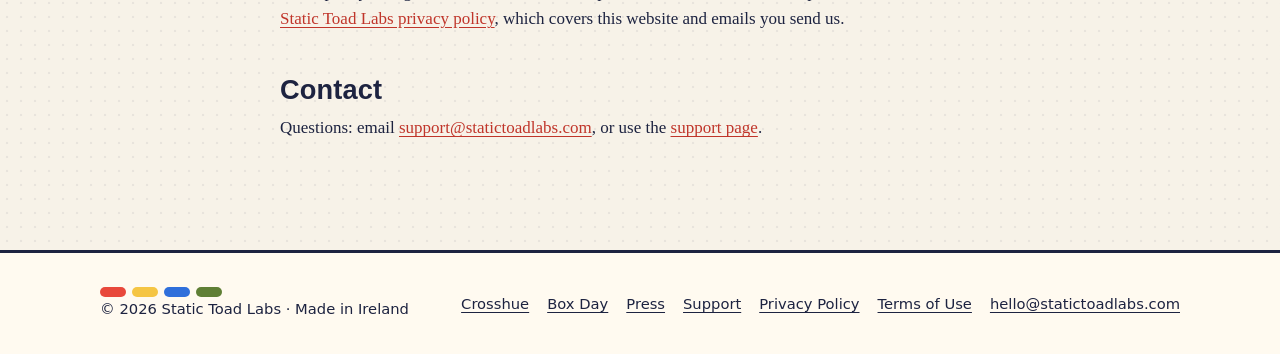
<file: boxday/privacy/index.html>
<!doctype html>
<html lang="en-IE">
<head>
<meta charset="utf-8">
<meta name="viewport" content="width=device-width, initial-scale=1">
<title>Box Day privacy policy · Static Toad Labs</title>
<meta name="description" content="Box Day collects no data: no ads, no analytics, no accounts. Progress stays on your device.">
<link rel="canonical" href="https://statictoadlabs.com/boxday/privacy/">
<meta name="theme-color" content="#f7f2e8" media="(prefers-color-scheme: light)">
<meta name="theme-color" content="#181b2c" media="(prefers-color-scheme: dark)">
<meta property="og:type" content="website">
<meta property="og:site_name" content="Static Toad Labs">
<meta property="og:title" content="Box Day privacy policy · Static Toad Labs">
<meta property="og:description" content="Box Day collects no data: no ads, no analytics, no accounts. Progress stays on your device.">
<meta property="og:url" content="https://statictoadlabs.com/boxday/privacy/">
<meta property="og:image" content="https://statictoadlabs.com/boxday/img/og.jpg">
<meta name="twitter:card" content="summary_large_image">
<link rel="icon" href="/favicon.ico" sizes="any">
<link rel="icon" type="image/png" href="/boxday/img/favicon-32.png">
<link rel="apple-touch-icon" href="/boxday/img/apple-touch-icon.png">
<link rel="stylesheet" href="/assets/site.css">
</head>
<body>
<a class="skip" href="#main">Skip to content</a>
<header class="site-header"><div class="wrap">
<a class="brand" href="/"><img src="/assets/img/icon-512.png" alt="" width="42" height="42">Static Toad Labs</a>
<nav class="nav-links" aria-label="Main"><a href="/">Home</a><a href="/crosshue/">Crosshue</a><a href="/boxday/">Box Day</a><a href="/press/">Press</a><a href="/crosshue/support/">Support</a><a href="/#contact">Contact</a></nav>
<details class="menu"><summary aria-label="Menu">Menu</summary><nav aria-label="Main"><a href="/">Home</a><a href="/crosshue/">Crosshue</a><a href="/boxday/">Box Day</a><a href="/press/">Press</a><a href="/crosshue/support/">Support</a><a href="/#contact">Contact</a></nav></details>
</div></header>
<main id="main">
<section class="doc"><div class="wrap narrow">
<h1>Box Day privacy policy</h1>
<p><em>Last updated: 28 October 2026</em></p>
<p>Box Day! is a puzzle game for iPhone, iPad and Mac made by <strong>Static Toad Labs</strong> (Ireland). The short version: <strong>we collect no data at all.</strong> There are no ads, no analytics and no third-party code in the app.</p>
<h2>What Box Day stores</h2>
<ul>
<li><strong>Your progress and settings</strong> (stars, streaks, stickers, hats, statistics and preferences) are saved only on your device, in the app's private storage. They are never sent to us, and they are deleted if you delete the app.</li>
<li><strong>Levels you build or receive in the Workshop</strong> are saved on your device in the same way.</li>
<li><strong>Purchases</strong> are handled entirely by Apple through the App Store. We never see your payment details or Apple Account. Box Day only asks Apple whether "Box Day Pro" is unlocked on your account.</li>
</ul>
<h2>Game Center (optional)</h2>
<p>If you're signed in to Game Center, Box Day sends your achievements and leaderboard scores (such as total stars, levels delivered and your best Daily streak) to Apple's Game Center so you can compare them with other players. This is handled by Apple under <a href="https://www.apple.com/legal/privacy/">Apple's privacy policy</a>; Static Toad Labs doesn't receive it. You can sign out or change what others see in <strong>Settings › Game Center</strong> on iPhone and iPad, or <strong>System Settings › Game Center</strong> on the Mac.</p>
<h2>What Box Day does not do</h2>
<ul>
<li>No accounts or sign-in.</li>
<li>No analytics or tracking of our own.</li>
<li>No collection of your location, contacts or photos.</li>
<li>No ads, and no third-party code that could collect data.</li>
<li>Apart from Apple's purchase checks and Game Center, no network requests. The game works fully offline.</li>
</ul>
<h2>Notifications</h2>
<p>If you turn on the <strong>Daily reminder</strong>, Box Day schedules local notifications on your device. Nothing is sent to a server. You can turn reminders off at any time, in Box Day's Settings or in your device's Settings app.</p>
<h2>Sharing</h2>
<p>When you share a Daily result or a level you built, Box Day hands a result card, a short text summary or a level code (a <code>boxday://</code> link or QR code) to the system share sheet. You choose where it goes. A level code contains only the room's layout.</p>
<h2>Children</h2>
<p>Box Day is suitable for all ages, and it collects no data from anyone, including children.</p>
<h2>Changes</h2>
<p>If this policy changes, the new version will be posted here with a new "Last updated" date. See also the <a href="/privacy.html">Static Toad Labs privacy policy</a>, which covers this website and emails you send us.</p>
<h2>Contact</h2>
<p>Questions: email <a href="mailto:support@statictoadlabs.com">support@statictoadlabs.com</a>, or use the <a href="/boxday/support/">support page</a>.</p>
</div></section>
</main>
<footer class="site-footer"><div class="wrap">
<div><div class="plates" aria-hidden="true"><span style="background:#e8483b"></span><span style="background:#f5c543"></span><span style="background:#2f6fdb"></span><span style="background:#5f7f35"></span></div>
&copy; <span data-year>2026</span> Static Toad Labs &middot; Made in Ireland</div>
<nav aria-label="Footer"><a href="/crosshue/">Crosshue</a><a href="/boxday/">Box Day</a><a href="/press/">Press</a><a href="/boxday/support/">Support</a><a href="/privacy.html">Privacy Policy</a><a href="/terms.html">Terms of Use</a><a href="mailto:hello@statictoadlabs.com">hello@statictoadlabs.com</a></nav>
</div></footer>
<script src="/assets/site.js" defer></script>
</body>
</html>
</file>
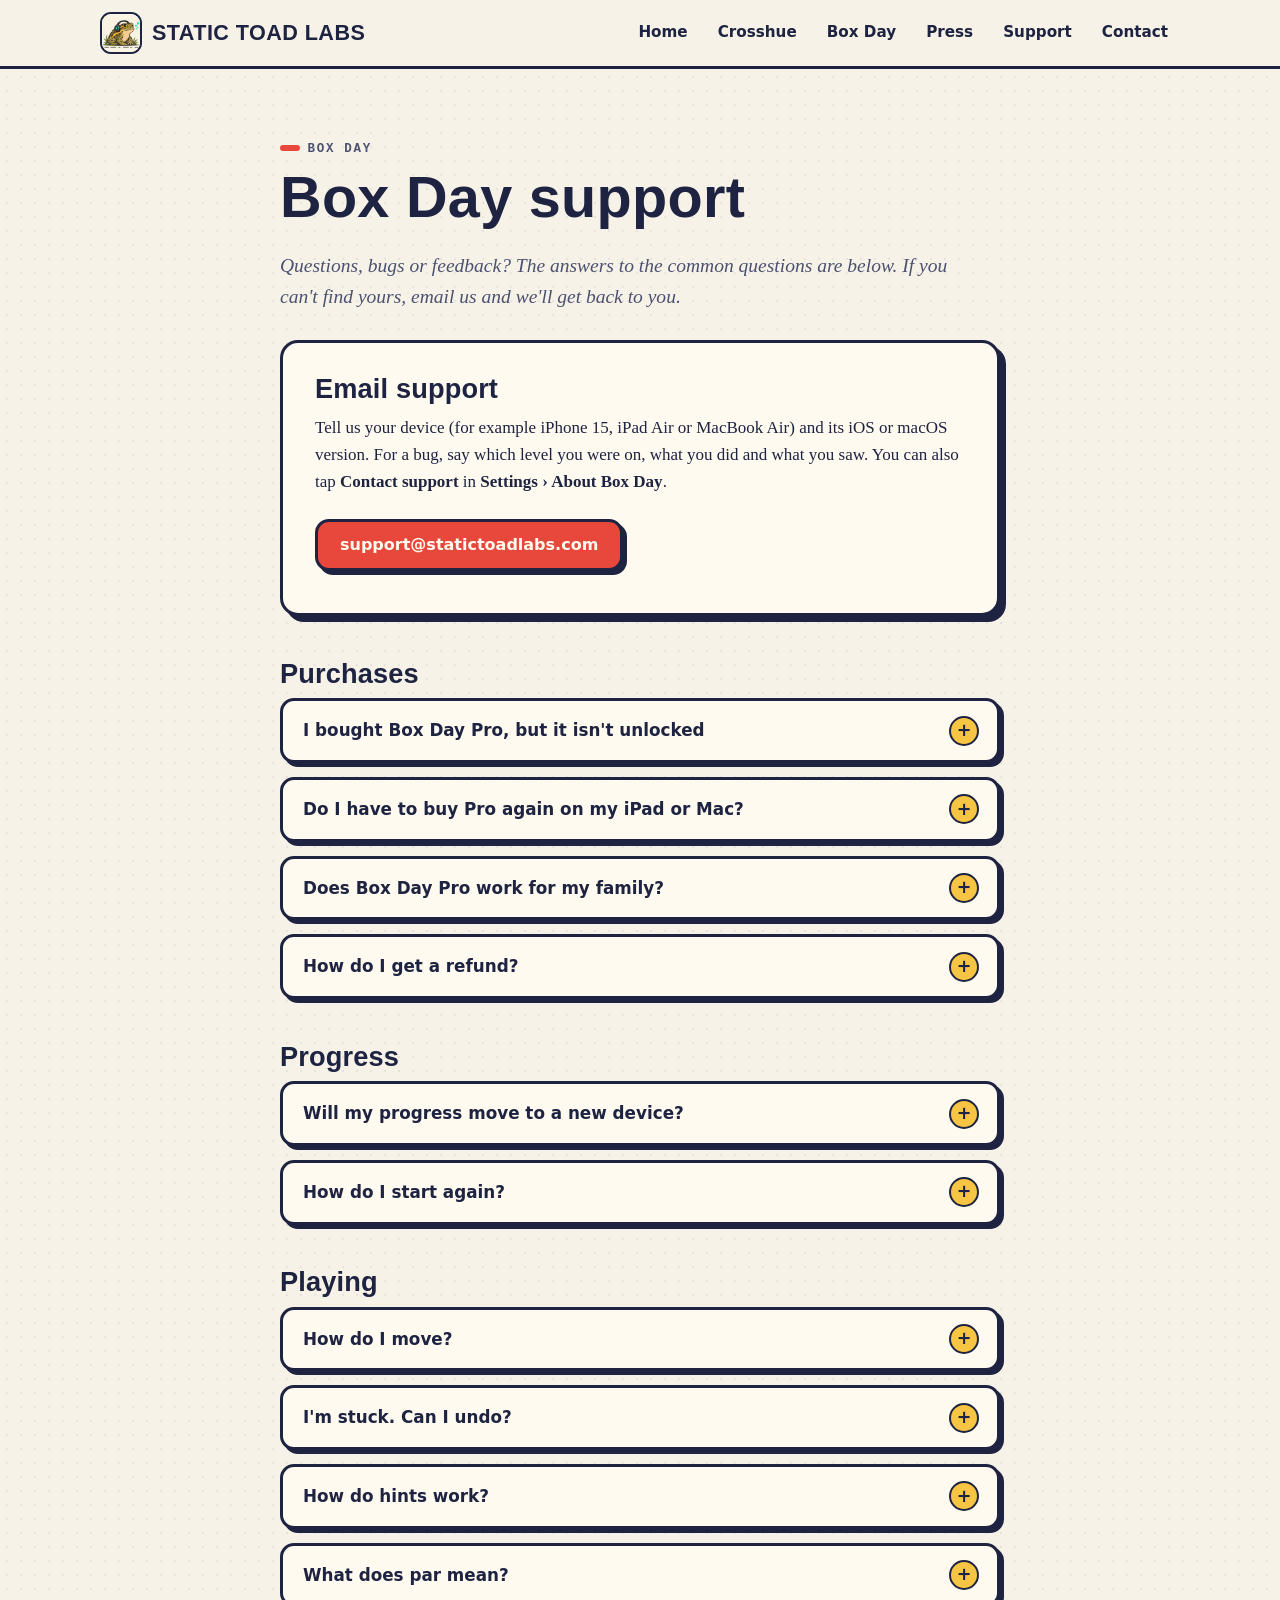
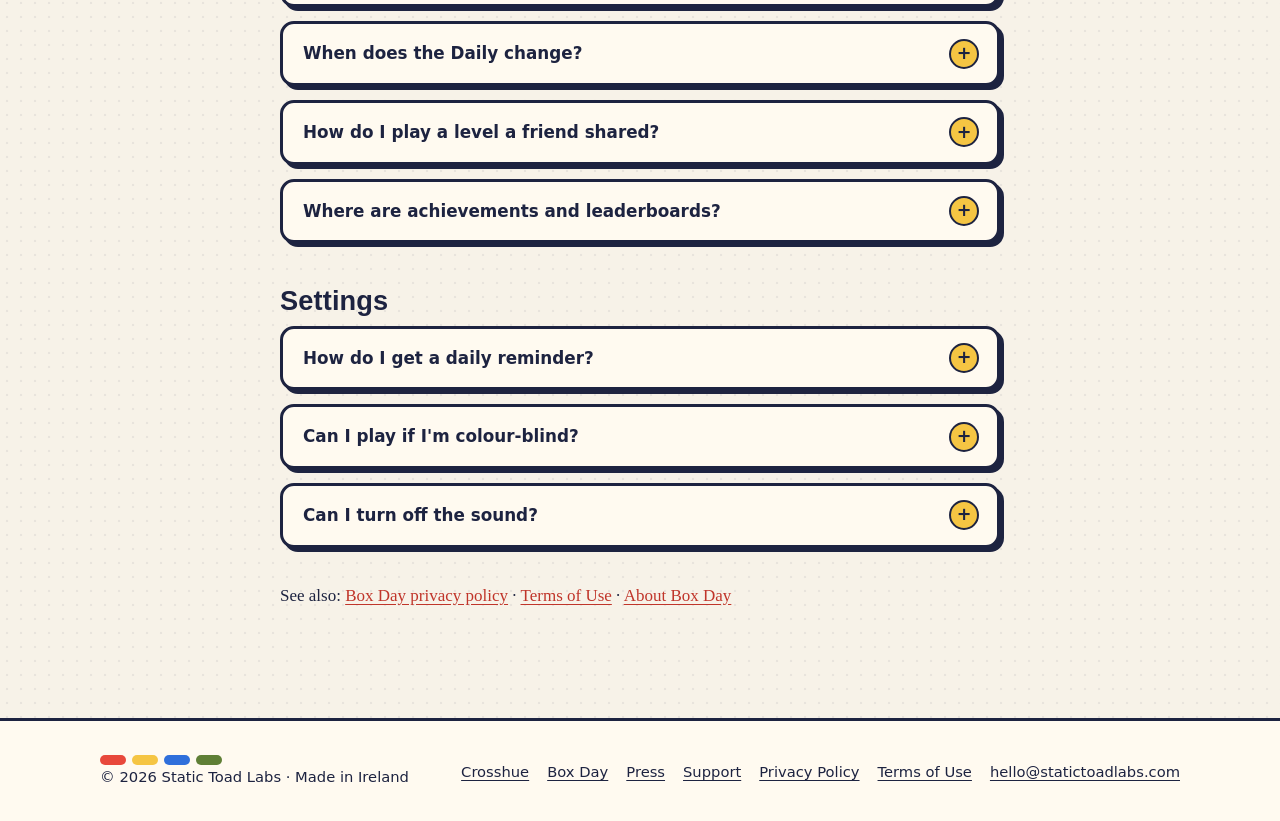
<file: boxday/support/index.html>
<!doctype html>
<html lang="en-IE">
<head>
<meta charset="utf-8">
<meta name="viewport" content="width=device-width, initial-scale=1">
<title>Box Day support · Static Toad Labs</title>
<meta name="description" content="Help with Box Day!: purchases, progress, hints, the Daily, the Workshop and settings. Email support@statictoadlabs.com.">
<link rel="canonical" href="https://statictoadlabs.com/boxday/support/">
<meta name="theme-color" content="#f7f2e8" media="(prefers-color-scheme: light)">
<meta name="theme-color" content="#181b2c" media="(prefers-color-scheme: dark)">
<meta property="og:type" content="website">
<meta property="og:site_name" content="Static Toad Labs">
<meta property="og:title" content="Box Day support · Static Toad Labs">
<meta property="og:description" content="Help with Box Day!: purchases, progress, hints, the Daily, the Workshop and settings.">
<meta property="og:url" content="https://statictoadlabs.com/boxday/support/">
<meta property="og:image" content="https://statictoadlabs.com/boxday/img/og.jpg">
<meta name="twitter:card" content="summary_large_image">
<link rel="icon" href="/favicon.ico" sizes="any">
<link rel="icon" type="image/png" href="/boxday/img/favicon-32.png">
<link rel="apple-touch-icon" href="/boxday/img/apple-touch-icon.png">
<link rel="stylesheet" href="/assets/site.css">
</head>
<body>
<a class="skip" href="#main">Skip to content</a>
<header class="site-header"><div class="wrap">
<a class="brand" href="/"><img src="/assets/img/icon-512.png" alt="" width="42" height="42">Static Toad Labs</a>
<nav class="nav-links" aria-label="Main"><a href="/">Home</a><a href="/crosshue/">Crosshue</a><a href="/boxday/">Box Day</a><a href="/press/">Press</a><a href="/crosshue/support/">Support</a><a href="/#contact">Contact</a></nav>
<details class="menu"><summary aria-label="Menu">Menu</summary><nav aria-label="Main"><a href="/">Home</a><a href="/crosshue/">Crosshue</a><a href="/boxday/">Box Day</a><a href="/press/">Press</a><a href="/crosshue/support/">Support</a><a href="/#contact">Contact</a></nav></details>
</div></header>
<main id="main">

<section class="doc"><div class="wrap narrow">
<span class="eyebrow">Box Day</span>
<h1>Box Day support</h1>
<p class="lede">Questions, bugs or feedback? The answers to the common questions are below. If you can't find yours, email us and we'll get back to you.</p>
<div class="print pad" style="margin:28px 0 40px">
<h2 style="margin-top:0">Email support</h2>
<p>Tell us your device (for example iPhone 15, iPad Air or MacBook Air) and its iOS or macOS version. For a bug, say which level you were on, what you did and what you saw. You can also tap <b>Contact support</b> in <b>Settings › About Box Day</b>.</p>
<div class="actions"><a class="btn" href="mailto:support@statictoadlabs.com?subject=Box%20Day%20support">support@statictoadlabs.com</a></div>
</div>
<div class="faq">
<h2>Purchases</h2>
<details><summary>I bought Box Day Pro, but it isn't unlocked</summary><div><p>Make sure you're signed in with the Apple Account you bought it with. Then open the Pro sheet and tap <b>Restore purchase</b>, or go to <b>Settings › About Box Day › Restore purchase</b>.</p><p>If someone in your family approves your purchases (Ask to Buy), Pro unlocks as soon as they approve it.</p></div></details>
<details><summary>Do I have to buy Pro again on my iPad or Mac?</summary><div><p>No. Box Day Pro is one purchase for iPhone, iPad and Mac. On another device, sign in with the same Apple Account and tap <b>Restore purchase</b>.</p></div></details>
<details><summary>Does Box Day Pro work for my family?</summary><div><p>Yes. Box Day Pro supports Family Sharing, so everyone in your family group can use it on their own devices.</p></div></details>
<details><summary>How do I get a refund?</summary><div><p>Apple handles payments and refunds. Request one at <a href="https://reportaproblem.apple.com">reportaproblem.apple.com</a>.</p></div></details>
<h2>Progress</h2>
<details><summary>Will my progress move to a new device?</summary><div><p>Box Day has no accounts, so your progress is saved on your device. It's included in your device's iCloud or computer backup, so restoring a backup to a new device brings it with you. Progress isn't synced between your iPhone, iPad and Mac, but Box Day Pro comes back on any device signed in to your Apple Account.</p></div></details>
<details><summary>How do I start again?</summary><div><p><b>Settings › Reset progress</b>, then <b>Erase everything</b>, clears your stars, streak, stickers and stats. It can't be undone. Your settings stay, and Box Day Pro stays unlocked.</p></div></details>
<h2>Playing</h2>
<details><summary>How do I move?</summary><div><p>Swipe to walk one step, or turn on <b>Settings › Hold to keep walking</b> and keep your finger down. You can also tap a floor tile to walk there. If swipes feel too twitchy or too slow, change <b>Settings › Swipe sensitivity</b>.</p><p>On a Mac, or an iPad with a keyboard: arrow keys or WASD to move, Z to undo, R to restart, H for a hint and P to pause.</p></div></details>
<details><summary>I'm stuck. Can I undo?</summary><div><p>Yes, as often as you like, and restarting is free too. There are no timers and no lives.</p></div></details>
<details><summary>How do hints work?</summary><div><p>A hint shows the next best move from wherever you are, even if you've wandered off the best route. You get two free hints in every level (restarting doesn't refill them). With Box Day Pro, hints are unlimited.</p></div></details>
<details><summary>What does par mean?</summary><div><p>Par is the fewest moves the room can be solved in, worked out by our solver. Deliver every parcel in par moves for three stars. After a level, <b>Watch the par route</b> shows you how.</p></div></details>
<details><summary>When does the Daily change?</summary><div><p>At midnight, your local time. Everyone gets the same puzzle each day. With Box Day Pro, past Dailies are in the <b>Archive</b> on the title screen.</p></div></details>
<details><summary>How do I play a level a friend shared?</summary><div><p>Open the link they sent, or scan their QR code, and Box Day opens the level. You can also open the <b>Workshop</b>, paste the level code, and find it under the levels shared with you. Playing shared levels is free; building your own needs Box Day Pro.</p></div></details>
<details><summary>Where are achievements and leaderboards?</summary><div><p>Open the <b>Album</b> and tap <b>Game Center</b>. To sign in or out of Game Center, use the Settings app › Game Center on iPhone and iPad, or System Settings › Game Center on the Mac.</p></div></details>
<h2>Settings</h2>
<details><summary>How do I get a daily reminder?</summary><div><p>After your first Daily, Box Day offers a reminder in the morning, at lunch or in the evening. You can turn it on or off later in <b>Settings › Daily reminder</b>. Reminders are local notifications. If they don't appear, check the Settings app › Notifications › Box Day!.</p></div></details>
<details><summary>Can I play if I'm colour-blind?</summary><div><p>Yes. Coloured parcels and their bays also carry shapes, and <b>Settings › High-contrast bays</b> draws stronger outlines. Box Day also supports VoiceOver, Dynamic Type and Reduce Motion.</p></div></details>
<details><summary>Can I turn off the sound?</summary><div><p>Yes. <b>Settings</b> has separate switches for Sound effects, Music and Haptics.</p></div></details>
</div>
<p style="margin-top:34px">See also: <a href="/boxday/privacy/">Box Day privacy policy</a> · <a href="/terms.html">Terms of Use</a> · <a href="/boxday/">About Box Day</a></p>
</div></section>

</main>
<footer class="site-footer"><div class="wrap">
<div><div class="plates" aria-hidden="true"><span style="background:#e8483b"></span><span style="background:#f5c543"></span><span style="background:#2f6fdb"></span><span style="background:#5f7f35"></span></div>
&copy; <span data-year>2026</span> Static Toad Labs &middot; Made in Ireland</div>
<nav aria-label="Footer"><a href="/crosshue/">Crosshue</a><a href="/boxday/">Box Day</a><a href="/press/">Press</a><a href="/boxday/support/">Support</a><a href="/privacy.html">Privacy Policy</a><a href="/terms.html">Terms of Use</a><a href="mailto:hello@statictoadlabs.com">hello@statictoadlabs.com</a></nav>
</div></footer>
<script src="/assets/site.js" defer></script>
</body>
</html>
</file>
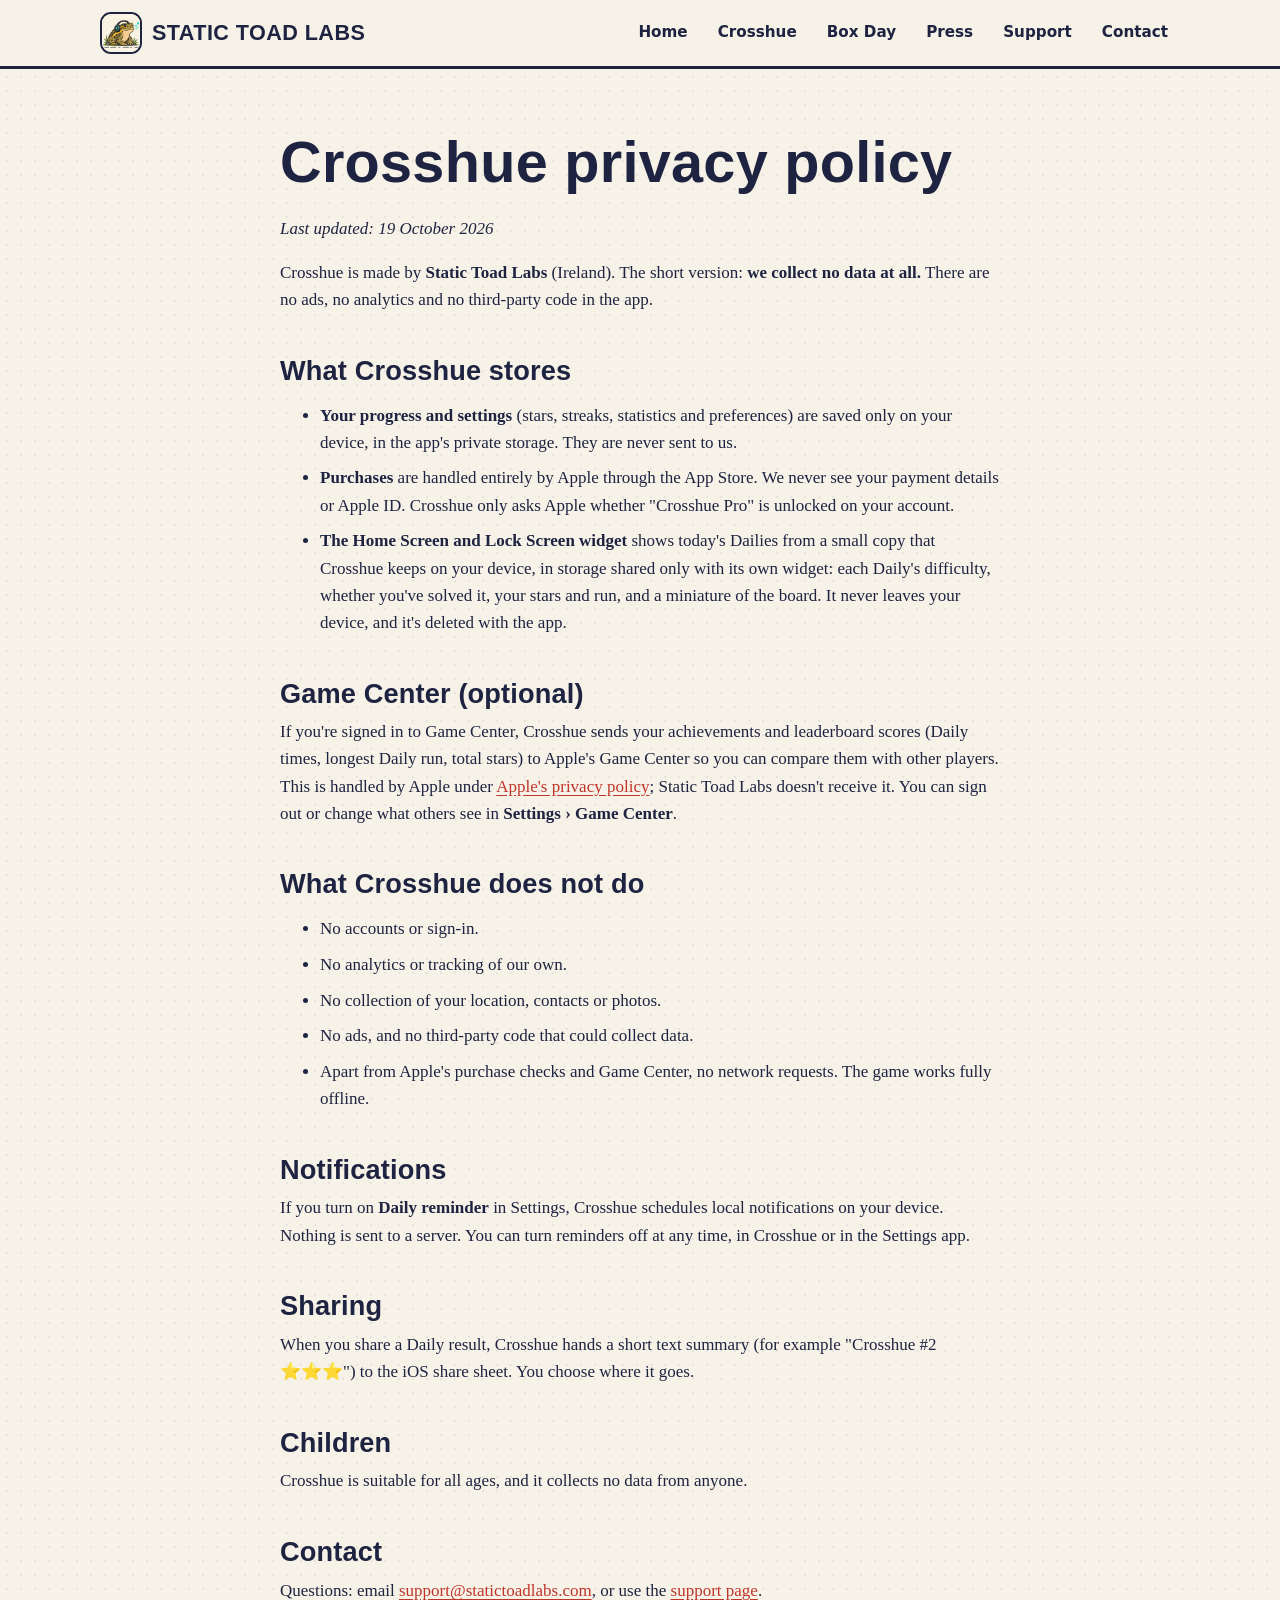
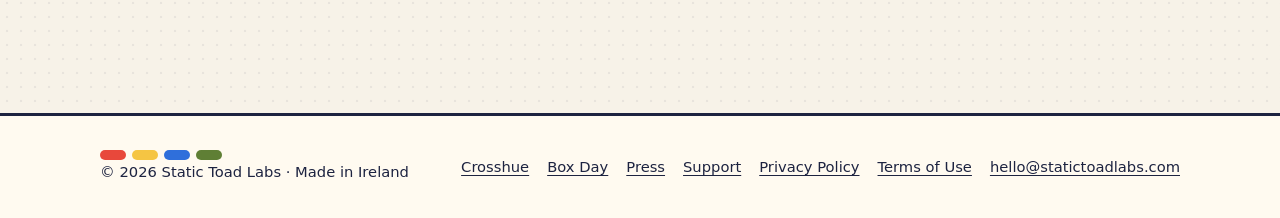
<file: crosshue/privacy/index.html>
<!doctype html>
<html lang="en-IE">
<head>
<meta charset="utf-8">
<meta name="viewport" content="width=device-width, initial-scale=1">
<title>Crosshue privacy policy · Static Toad Labs</title>
<meta name="description" content="Crosshue collects no data: no ads, no analytics, no accounts. Progress stays on your device.">
<link rel="canonical" href="https://statictoadlabs.com/crosshue/privacy/">
<meta name="theme-color" content="#f7f2e8" media="(prefers-color-scheme: light)">
<meta name="theme-color" content="#181b2c" media="(prefers-color-scheme: dark)">
<meta property="og:type" content="website">
<meta property="og:site_name" content="Static Toad Labs">
<meta property="og:title" content="Crosshue privacy policy · Static Toad Labs">
<meta property="og:description" content="Crosshue collects no data: no ads, no analytics, no accounts. Progress stays on your device.">
<meta property="og:url" content="https://statictoadlabs.com/crosshue/privacy/">
<meta property="og:image" content="https://statictoadlabs.com/crosshue/img/og.jpg">
<meta name="twitter:card" content="summary_large_image">
<link rel="icon" href="/favicon.ico" sizes="any">
<link rel="icon" type="image/png" href="/assets/img/favicon-32.png">
<link rel="apple-touch-icon" href="/assets/img/apple-touch-icon.png">
<link rel="stylesheet" href="/assets/site.css">
</head>
<body>
<a class="skip" href="#main">Skip to content</a>
<header class="site-header"><div class="wrap">
<a class="brand" href="/"><img src="/assets/img/icon-512.png" alt="" width="42" height="42">Static Toad Labs</a>
<nav class="nav-links" aria-label="Main"><a href="/">Home</a><a href="/crosshue/">Crosshue</a><a href="/boxday/">Box Day</a><a href="/press/">Press</a><a href="/crosshue/support/">Support</a><a href="/#contact">Contact</a></nav>
<details class="menu"><summary aria-label="Menu">Menu</summary><nav aria-label="Main"><a href="/">Home</a><a href="/crosshue/">Crosshue</a><a href="/boxday/">Box Day</a><a href="/press/">Press</a><a href="/crosshue/support/">Support</a><a href="/#contact">Contact</a></nav></details>
</div></header>
<main id="main">
<section class="doc"><div class="wrap narrow">
<h1>Crosshue privacy policy</h1>
<p><em>Last updated: 19 October 2026</em></p>
<p>Crosshue is made by <strong>Static Toad Labs</strong> (Ireland). The short version: <strong>we collect no data at all.</strong> There are no ads, no analytics and no third-party code in the app.</p>
<h2>What Crosshue stores</h2>
<ul>
<li><strong>Your progress and settings</strong> (stars, streaks, statistics and preferences) are saved only on your device, in the app's private storage. They are never sent to us.</li>
<li><strong>Purchases</strong> are handled entirely by Apple through the App Store. We never see your payment details or Apple ID. Crosshue only asks Apple whether "Crosshue Pro" is unlocked on your account.</li>
<li><strong>The Home Screen and Lock Screen widget</strong> shows today's Dailies from a small copy that Crosshue keeps on your device, in storage shared only with its own widget: each Daily's difficulty, whether you've solved it, your stars and run, and a miniature of the board. It never leaves your device, and it's deleted with the app.</li>
</ul>
<h2>Game Center (optional)</h2>
<p>If you're signed in to Game Center, Crosshue sends your achievements and leaderboard scores (Daily times, longest Daily run, total stars) to Apple's Game Center so you can compare them with other players. This is handled by Apple under <a href="https://www.apple.com/legal/privacy/">Apple's privacy policy</a>; Static Toad Labs doesn't receive it. You can sign out or change what others see in <strong>Settings › Game Center</strong>.</p>
<h2>What Crosshue does not do</h2>
<ul>
<li>No accounts or sign-in.</li>
<li>No analytics or tracking of our own.</li>
<li>No collection of your location, contacts or photos.</li>
<li>No ads, and no third-party code that could collect data.</li>
<li>Apart from Apple's purchase checks and Game Center, no network requests. The game works fully offline.</li>
</ul>
<h2>Notifications</h2>
<p>If you turn on <strong>Daily reminder</strong> in Settings, Crosshue schedules local notifications on your device. Nothing is sent to a server. You can turn reminders off at any time, in Crosshue or in the Settings app.</p>
<h2>Sharing</h2>
<p>When you share a Daily result, Crosshue hands a short text summary (for example "Crosshue #2 ⭐⭐⭐") to the iOS share sheet. You choose where it goes.</p>
<h2>Children</h2>
<p>Crosshue is suitable for all ages, and it collects no data from anyone.</p>
<h2>Contact</h2>
<p>Questions: email <a href="mailto:support@statictoadlabs.com">support@statictoadlabs.com</a>, or use the <a href="/crosshue/support/">support page</a>.</p>
</div></section>
</main>
<footer class="site-footer"><div class="wrap">
<div><div class="plates" aria-hidden="true"><span style="background:#e8483b"></span><span style="background:#f5c543"></span><span style="background:#2f6fdb"></span><span style="background:#5f7f35"></span></div>
&copy; <span data-year>2026</span> Static Toad Labs &middot; Made in Ireland</div>
<nav aria-label="Footer"><a href="/crosshue/">Crosshue</a><a href="/boxday/">Box Day</a><a href="/press/">Press</a><a href="/crosshue/support/">Support</a><a href="/privacy.html">Privacy Policy</a><a href="/terms.html">Terms of Use</a><a href="mailto:hello@statictoadlabs.com">hello@statictoadlabs.com</a></nav>
</div></footer>
<script src="/assets/site.js" defer></script>
</body>
</html>
</file>
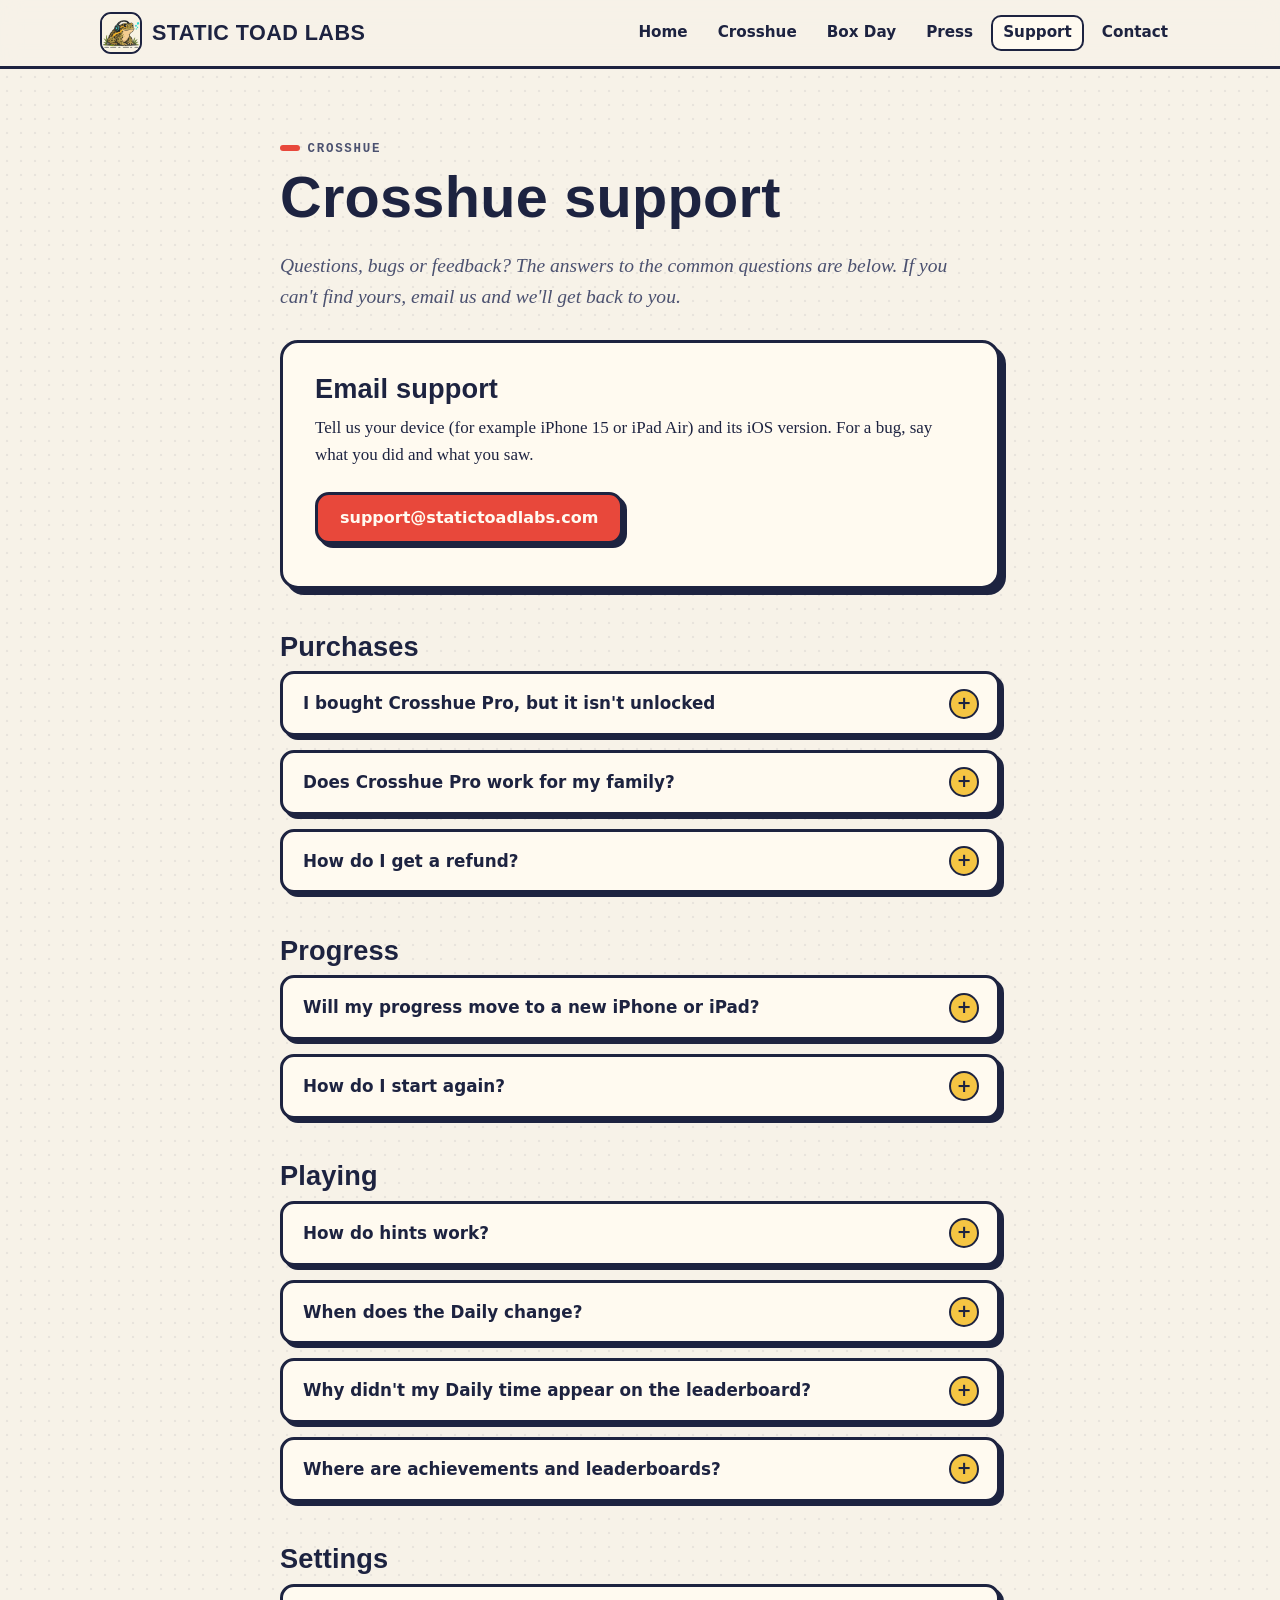
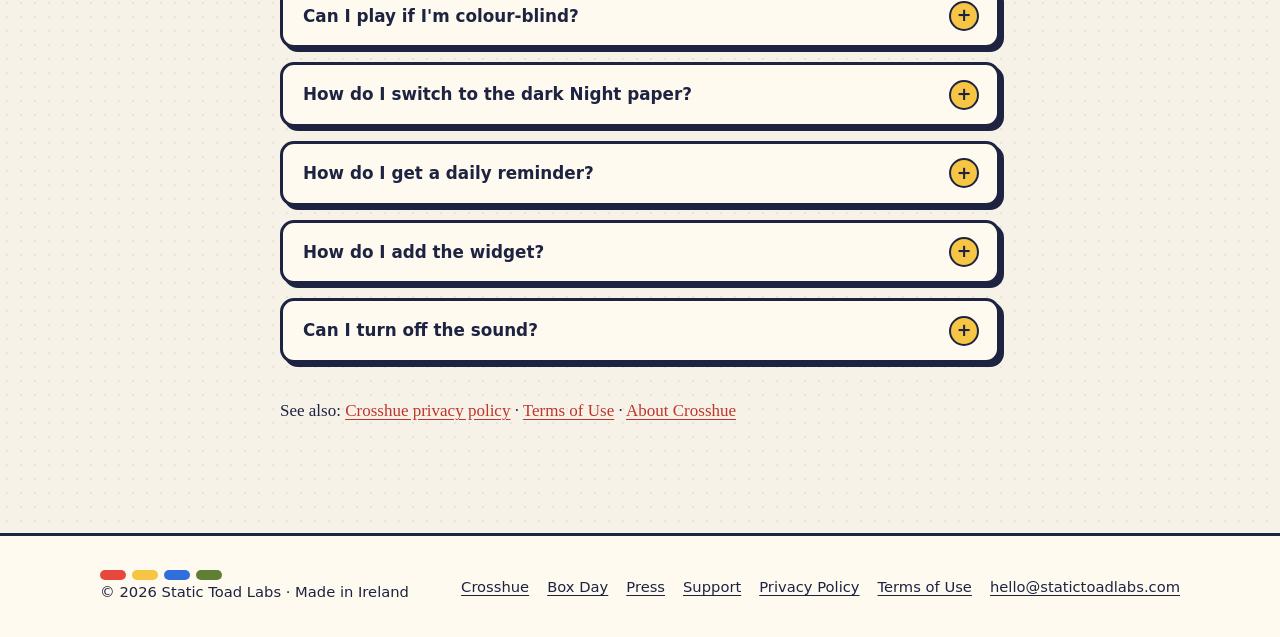
<file: crosshue/support/index.html>
<!doctype html>
<html lang="en-IE">
<head>
<meta charset="utf-8">
<meta name="viewport" content="width=device-width, initial-scale=1">
<title>Crosshue support · Static Toad Labs</title>
<meta name="description" content="Help with Crosshue: purchases and Restore, Family Sharing, progress, hints, Dailies, Game Center, the widget and settings. Email support@statictoadlabs.com.">
<link rel="canonical" href="https://statictoadlabs.com/crosshue/support/">
<meta name="theme-color" content="#f7f2e8" media="(prefers-color-scheme: light)">
<meta name="theme-color" content="#181b2c" media="(prefers-color-scheme: dark)">
<meta property="og:type" content="website">
<meta property="og:site_name" content="Static Toad Labs">
<meta property="og:title" content="Crosshue support · Static Toad Labs">
<meta property="og:description" content="Help with Crosshue: purchases and Restore, Family Sharing, progress, hints, Dailies, Game Center, the widget and settings. Email support@statictoadlabs.com.">
<meta property="og:url" content="https://statictoadlabs.com/crosshue/support/">
<meta property="og:image" content="https://statictoadlabs.com/crosshue/img/og.jpg">
<meta name="twitter:card" content="summary_large_image">
<link rel="icon" href="/favicon.ico" sizes="any">
<link rel="icon" type="image/png" href="/crosshue/img/favicon-32.png">
<link rel="apple-touch-icon" href="/crosshue/img/apple-touch-icon.png">
<link rel="stylesheet" href="/assets/site.css">
</head>
<body>
<a class="skip" href="#main">Skip to content</a>
<header class="site-header"><div class="wrap">
<a class="brand" href="/"><img src="/assets/img/icon-512.png" alt="" width="42" height="42">Static Toad Labs</a>
<nav class="nav-links" aria-label="Main"><a href="/">Home</a><a href="/crosshue/">Crosshue</a><a href="/boxday/">Box Day</a><a href="/press/">Press</a><a href="/crosshue/support/" aria-current="page">Support</a><a href="/#contact">Contact</a></nav>
<details class="menu"><summary aria-label="Menu">Menu</summary><nav aria-label="Main"><a href="/">Home</a><a href="/crosshue/">Crosshue</a><a href="/boxday/">Box Day</a><a href="/press/">Press</a><a href="/crosshue/support/" aria-current="page">Support</a><a href="/#contact">Contact</a></nav></details>
</div></header>
<main id="main">

<section class="doc"><div class="wrap narrow">
<span class="eyebrow">Crosshue</span>
<h1>Crosshue support</h1>
<p class="lede">Questions, bugs or feedback? The answers to the common questions are below. If you can't find yours, email us and we'll get back to you.</p>
<div class="print pad" style="margin:28px 0 40px">
<h2 style="margin-top:0">Email support</h2>
<p>Tell us your device (for example iPhone 15 or iPad Air) and its iOS version. For a bug, say what you did and what you saw.</p>
<div class="actions"><a class="btn" href="mailto:support@statictoadlabs.com?subject=Crosshue%20support">support@statictoadlabs.com</a></div>
</div>
<div class="faq">
<h2>Purchases</h2>
<details><summary>I bought Crosshue Pro, but it isn't unlocked</summary><div><p>Make sure you're signed in with the Apple Account you bought it with. Then open the Pro sheet and tap <b>Restore purchase</b>, or go to <b>Settings › About Crosshue › Restore</b>.</p><p>If someone in your family approves your purchases (Ask to Buy), Pro unlocks as soon as they approve it.</p></div></details>
<details><summary>Does Crosshue Pro work for my family?</summary><div><p>Yes. Crosshue Pro supports Family Sharing, so everyone in your family group can use it on their own devices.</p></div></details>
<details><summary>How do I get a refund?</summary><div><p>Apple handles payments and refunds. Request one at <a href="https://reportaproblem.apple.com">reportaproblem.apple.com</a>.</p></div></details>
<h2>Progress</h2>
<details><summary>Will my progress move to a new iPhone or iPad?</summary><div><p>Crosshue has no accounts, so your progress is saved on your device. It's included in your device's iCloud or computer backup, so restoring a backup to a new device brings it with you. Crosshue Pro comes back on any device signed in to your Apple Account.</p></div></details>
<details><summary>How do I start again?</summary><div><p><b>Settings › Reset progress…</b> clears your stars, streaks and stats. It can't be undone. Crosshue Pro stays unlocked. To see the tutorial again without losing anything, use <b>Settings › Replay the tutorial</b>.</p></div></details>
<h2>Playing</h2>
<details><summary>How do hints work?</summary><div><p>Hints explain the next step in plain words, then pour the paint for you. They're free while you learn in the first world of each mode. After that you hold one hint at a time and earn another every two new levels you solve. With Crosshue Pro, hints are unlimited.</p></div></details>
<details><summary>When does the Daily change?</summary><div><p>At midnight, your local time. There are two Dailies every day: a print and a stamp sheet. The week runs from a gentle Monday to a fiendish Sunday.</p></div></details>
<details><summary>Why didn't my Daily time appear on the leaderboard?</summary><div><p>Only your first solve of a Daily counts, and you need to be signed in to Game Center. The leaderboards run on UTC days, so a Daily played late in the evening in the Americas can belong to the previous leaderboard day, and then it isn't posted.</p></div></details>
<details><summary>Where are achievements and leaderboards?</summary><div><p>In <b>Stats › Achievements &amp; leaderboards</b>. To sign in or out of Game Center, use the Settings app › Game Center.</p></div></details>
<h2>Settings</h2>
<details><summary>Can I play if I'm colour-blind?</summary><div><p>Yes. Turn on <b>Settings › Colour-blind patterns &amp; labels</b> and every paint gets its own pattern and a label, including the mixes. Crosshue also supports full VoiceOver.</p></div></details>
<details><summary>How do I switch to the dark Night paper?</summary><div><p><b>Settings › Paper</b>: choose Auto (follow your device), Day or Night.</p></div></details>
<details><summary>How do I get a daily reminder?</summary><div><p>Turn on <b>Settings › Daily reminder</b> and pick a time under <b>Remind me at</b>. Reminders are local notifications, and they're skipped once you've solved the day's Daily. If they don't appear, check the Settings app › Notifications › Crosshue.</p></div></details>
<details><summary>How do I add the widget?</summary><div><p>Touch and hold your Home Screen, tap <b>Edit › Add Widget</b>, and search for Crosshue. On the Lock Screen, touch and hold it, tap <b>Customise</b>, then add the Crosshue widget. It shows today's Dailies and opens them with a tap.</p></div></details>
<details><summary>Can I turn off the sound?</summary><div><p>Yes. <b>Settings</b> has separate switches for Sound effects, Music and Haptics.</p></div></details>
</div>
<p style="margin-top:34px">See also: <a href="/crosshue/privacy/">Crosshue privacy policy</a> · <a href="/terms.html">Terms of Use</a> · <a href="/crosshue/">About Crosshue</a></p>
</div></section>

</main>
<footer class="site-footer"><div class="wrap">
<div><div class="plates" aria-hidden="true"><span style="background:#e8483b"></span><span style="background:#f5c543"></span><span style="background:#2f6fdb"></span><span style="background:#5f7f35"></span></div>
&copy; <span data-year>2026</span> Static Toad Labs &middot; Made in Ireland</div>
<nav aria-label="Footer"><a href="/crosshue/">Crosshue</a><a href="/boxday/">Box Day</a><a href="/press/">Press</a><a href="/crosshue/support/">Support</a><a href="/privacy.html">Privacy Policy</a><a href="/terms.html">Terms of Use</a><a href="mailto:hello@statictoadlabs.com">hello@statictoadlabs.com</a></nav>
</div></footer>
<script src="/assets/site.js" defer></script>
</body>
</html>
</file>
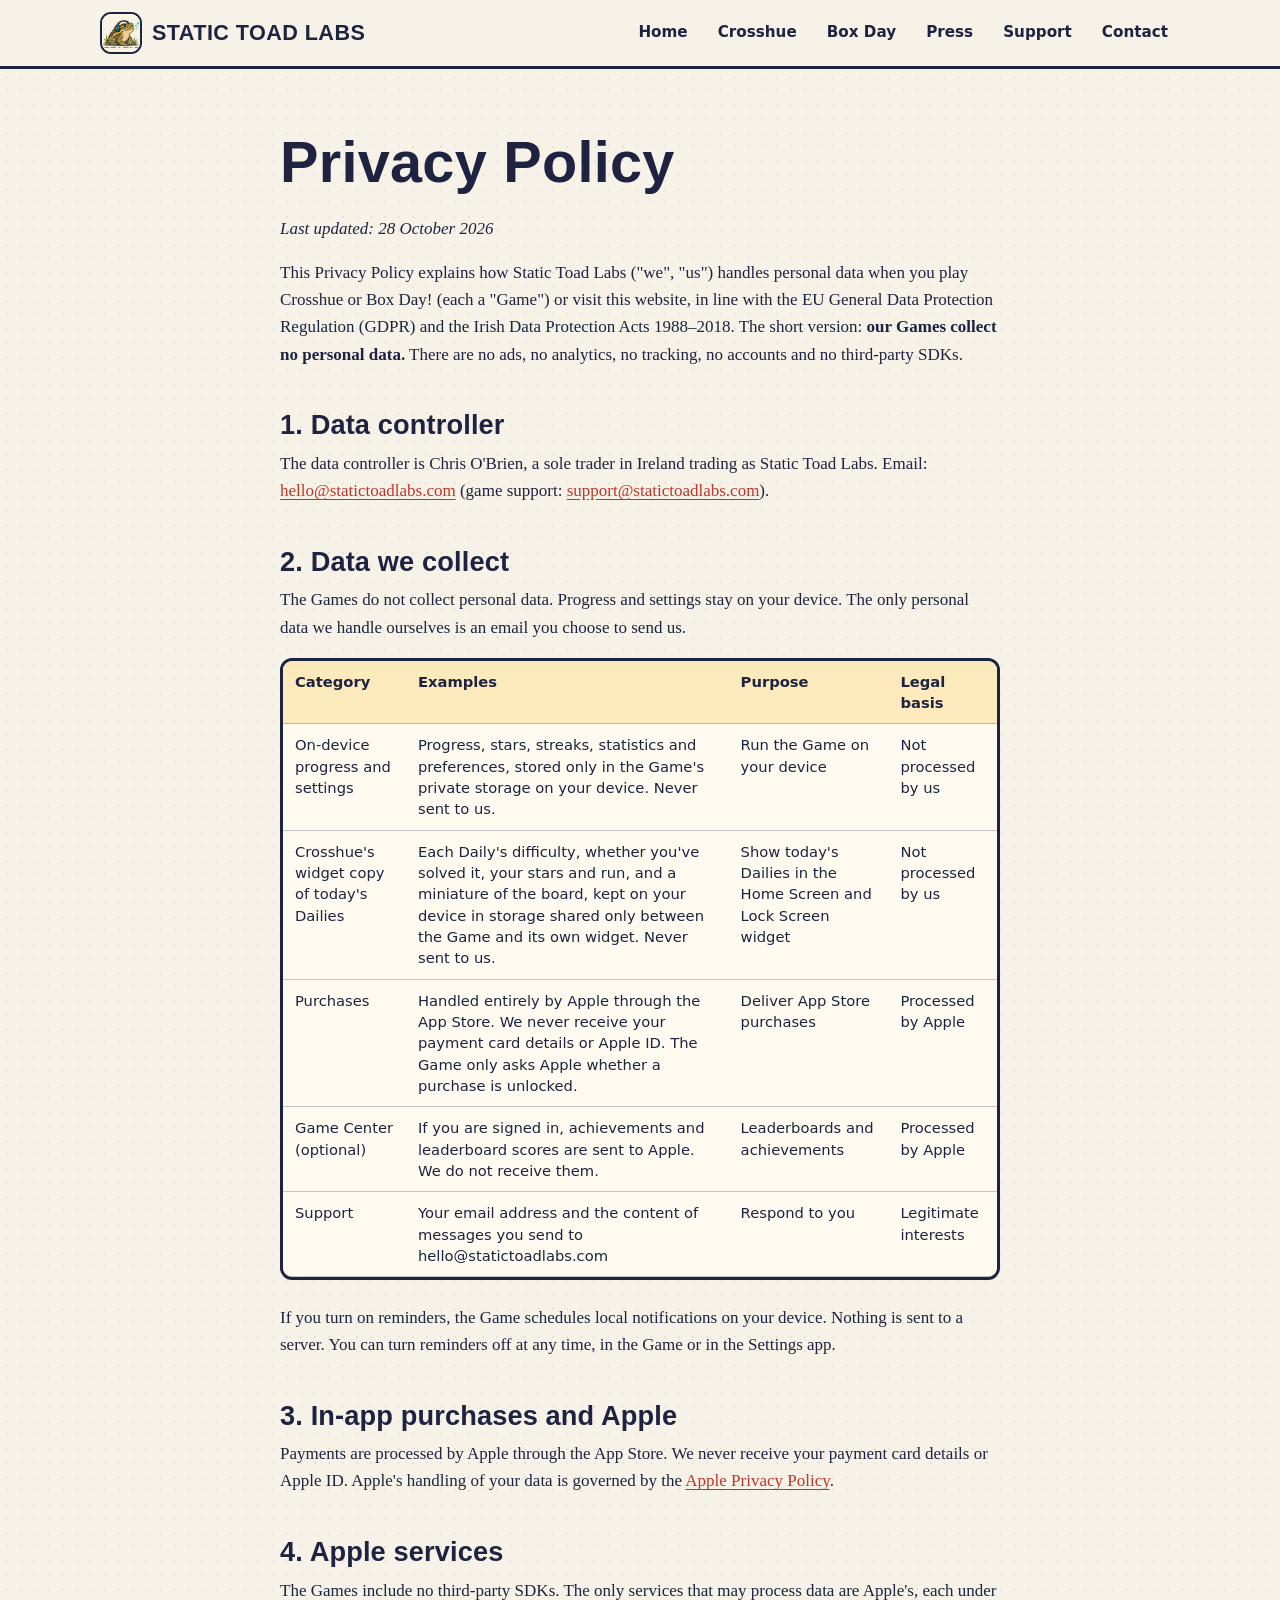
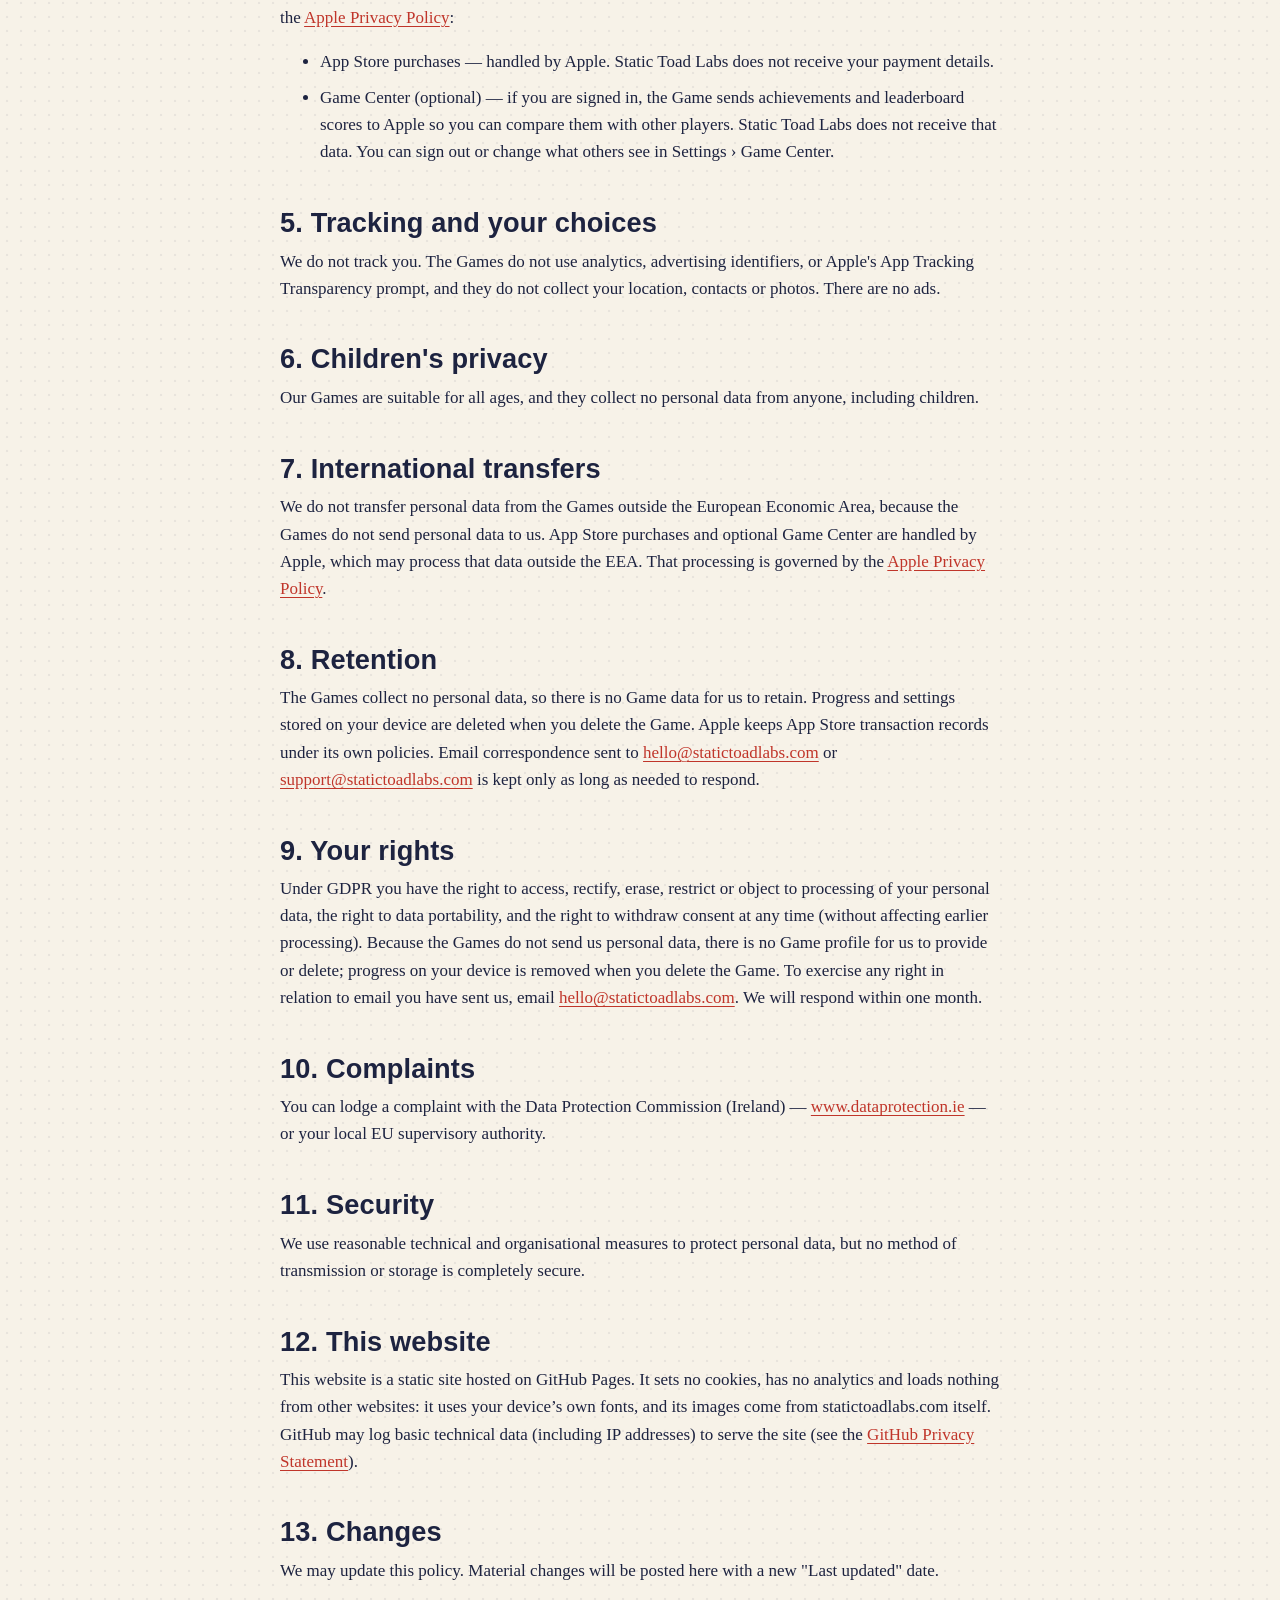
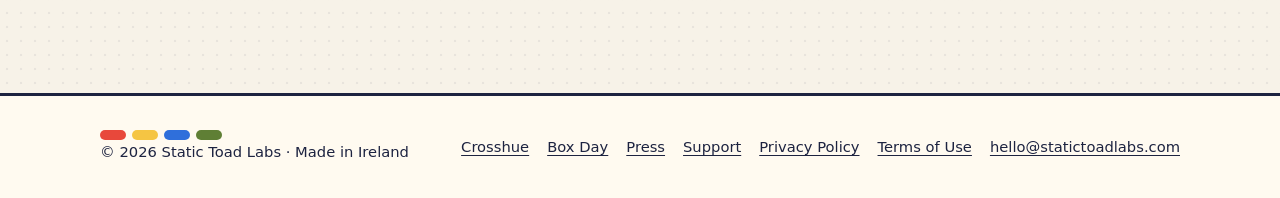
<file: privacy.html>
<!doctype html>
<html lang="en-IE">
<head>
<meta charset="utf-8">
<meta name="viewport" content="width=device-width, initial-scale=1">
<title>Privacy Policy · Static Toad Labs</title>
<meta name="description" content="How Static Toad Labs and its games handle personal data: the games collect none.">
<link rel="canonical" href="https://statictoadlabs.com/privacy.html">
<meta name="theme-color" content="#f7f2e8" media="(prefers-color-scheme: light)">
<meta name="theme-color" content="#181b2c" media="(prefers-color-scheme: dark)">
<meta property="og:type" content="website">
<meta property="og:site_name" content="Static Toad Labs">
<meta property="og:title" content="Privacy Policy · Static Toad Labs">
<meta property="og:description" content="How Static Toad Labs and its games handle personal data: the games collect none.">
<meta property="og:url" content="https://statictoadlabs.com/privacy.html">
<meta property="og:image" content="https://statictoadlabs.com/assets/img/logo-600.png">
<meta name="twitter:card" content="summary_large_image">
<link rel="icon" href="/favicon.ico" sizes="any">
<link rel="icon" type="image/png" href="/assets/img/favicon-32.png">
<link rel="apple-touch-icon" href="/assets/img/apple-touch-icon.png">
<link rel="stylesheet" href="/assets/site.css">
</head>
<body>
<a class="skip" href="#main">Skip to content</a>
<header class="site-header"><div class="wrap">
<a class="brand" href="/"><img src="/assets/img/icon-512.png" alt="" width="42" height="42">Static Toad Labs</a>
<nav class="nav-links" aria-label="Main"><a href="/">Home</a><a href="/crosshue/">Crosshue</a><a href="/boxday/">Box Day</a><a href="/press/">Press</a><a href="/crosshue/support/">Support</a><a href="/#contact">Contact</a></nav>
<details class="menu"><summary aria-label="Menu">Menu</summary><nav aria-label="Main"><a href="/">Home</a><a href="/crosshue/">Crosshue</a><a href="/boxday/">Box Day</a><a href="/press/">Press</a><a href="/crosshue/support/">Support</a><a href="/#contact">Contact</a></nav></details>
</div></header>
<main id="main">
<section class="doc"><div class="wrap narrow">
<h1>Privacy Policy</h1><p><em>Last updated: 28 October 2026</em></p>
<p>This Privacy Policy explains how Static Toad Labs ("we", "us") handles personal data when you play <span>Crosshue or Box Day! (each a "Game")</span> or visit this website, in line with the EU General Data Protection Regulation (GDPR) and the Irish Data Protection Acts 1988–2018. The short version: <strong>our Games collect no personal data.</strong> There are no ads, no analytics, no tracking, no accounts and no third-party SDKs.</p>
<h2>1. Data controller</h2><p>The data controller is Chris O'Brien, a sole trader in Ireland trading as Static Toad Labs. Email: <a href="mailto:hello@statictoadlabs.com">hello@statictoadlabs.com</a> (game support: <a href="mailto:support@statictoadlabs.com">support@statictoadlabs.com</a>).</p>
<h2>2. Data we collect</h2><p>The Games do not collect personal data. Progress and settings stay on your device. The only personal data we handle ourselves is an email you choose to send us.</p>
<table><tr><th>Category</th><th>Examples</th><th>Purpose</th><th>Legal basis</th></tr>
<tr><td>On-device progress and settings</td><td>Progress, stars, streaks, statistics and preferences, stored only in the Game's private storage on your device. Never sent to us.</td><td>Run the Game on your device</td><td>Not processed by us</td></tr>
<tr><td>Crosshue's widget copy of today's Dailies</td><td>Each Daily's difficulty, whether you've solved it, your stars and run, and a miniature of the board, kept on your device in storage shared only between the Game and its own widget. Never sent to us.</td><td>Show today's Dailies in the Home Screen and Lock Screen widget</td><td>Not processed by us</td></tr>
<tr><td>Purchases</td><td>Handled entirely by Apple through the App Store. We never receive your payment card details or Apple ID. The Game only asks Apple whether a purchase is unlocked.</td><td>Deliver App Store purchases</td><td>Processed by Apple</td></tr>
<tr><td>Game Center (optional)</td><td>If you are signed in, achievements and leaderboard scores are sent to Apple. We do not receive them.</td><td>Leaderboards and achievements</td><td>Processed by Apple</td></tr>
<tr><td>Support</td><td>Your email address and the content of messages you send to hello@statictoadlabs.com</td><td>Respond to you</td><td>Legitimate interests</td></tr></table>
<p>If you turn on reminders, the Game schedules local notifications on your device. Nothing is sent to a server. You can turn reminders off at any time, in the Game or in the Settings app.</p>
<h2>3. In-app purchases and Apple</h2><p>Payments are processed by Apple through the App Store. We never receive your payment card details or Apple ID. Apple's handling of your data is governed by the <a href="https://www.apple.com/legal/privacy/">Apple Privacy Policy</a>.</p>
<h2>4. Apple services</h2><p>The Games include no third-party SDKs. The only services that may process data are Apple's, each under the <a href="https://www.apple.com/legal/privacy/">Apple Privacy Policy</a>:</p>
<ul><li>App Store purchases — handled by Apple. Static Toad Labs does not receive your payment details.</li><li>Game Center (optional) — if you are signed in, the Game sends achievements and leaderboard scores to Apple so you can compare them with other players. Static Toad Labs does not receive that data. You can sign out or change what others see in Settings › Game Center.</li></ul>
<h2>5. Tracking and your choices</h2><p>We do not track you. The Games do not use analytics, advertising identifiers, or Apple's App Tracking Transparency prompt, and they do not collect your location, contacts or photos. There are no ads.</p>
<h2>6. Children's privacy</h2><p>Our Games are suitable for all ages, and they collect no personal data from anyone, including children.</p>
<h2>7. International transfers</h2><p>We do not transfer personal data from the Games outside the European Economic Area, because the Games do not send personal data to us. App Store purchases and optional Game Center are handled by Apple, which may process that data outside the EEA. That processing is governed by the <a href="https://www.apple.com/legal/privacy/">Apple Privacy Policy</a>.</p>
<h2>8. Retention</h2><p>The Games collect no personal data, so there is no Game data for us to retain. Progress and settings stored on your device are deleted when you delete the Game. Apple keeps App Store transaction records under its own policies. Email correspondence sent to <a href="mailto:hello@statictoadlabs.com">hello@statictoadlabs.com</a> or <a href="mailto:support@statictoadlabs.com">support@statictoadlabs.com</a> is kept only as long as needed to respond.</p>
<h2>9. Your rights</h2><p>Under GDPR you have the right to access, rectify, erase, restrict or object to processing of your personal data, the right to data portability, and the right to withdraw consent at any time (without affecting earlier processing). Because the Games do not send us personal data, there is no Game profile for us to provide or delete; progress on your device is removed when you delete the Game. To exercise any right in relation to email you have sent us, email <a href="mailto:hello@statictoadlabs.com">hello@statictoadlabs.com</a>. We will respond within one month.</p>
<h2>10. Complaints</h2><p>You can lodge a complaint with the Data Protection Commission (Ireland) — <a href="https://www.dataprotection.ie">www.dataprotection.ie</a> — or your local EU supervisory authority.</p>
<h2>11. Security</h2><p>We use reasonable technical and organisational measures to protect personal data, but no method of transmission or storage is completely secure.</p>
<h2>12. This website</h2><p>This website is a static site hosted on GitHub Pages. It sets no cookies, has no analytics and loads nothing from other websites: it uses your device’s own fonts, and its images come from statictoadlabs.com itself. GitHub may log basic technical data (including IP addresses) to serve the site (see the <a href="https://docs.github.com/en/site-policy/privacy-policies/github-general-privacy-statement">GitHub Privacy Statement</a>).</p>
<h2>13. Changes</h2><p>We may update this policy. Material changes will be posted here with a new "Last updated" date.</p>
</div></section>
</main>
<footer class="site-footer"><div class="wrap">
<div><div class="plates" aria-hidden="true"><span style="background:#e8483b"></span><span style="background:#f5c543"></span><span style="background:#2f6fdb"></span><span style="background:#5f7f35"></span></div>
&copy; <span data-year>2026</span> Static Toad Labs &middot; Made in Ireland</div>
<nav aria-label="Footer"><a href="/crosshue/">Crosshue</a><a href="/boxday/">Box Day</a><a href="/press/">Press</a><a href="/crosshue/support/">Support</a><a href="/privacy.html">Privacy Policy</a><a href="/terms.html">Terms of Use</a><a href="mailto:hello@statictoadlabs.com">hello@statictoadlabs.com</a></nav>
</div></footer>
<script src="/assets/site.js" defer></script>
</body>
</html>
</file>
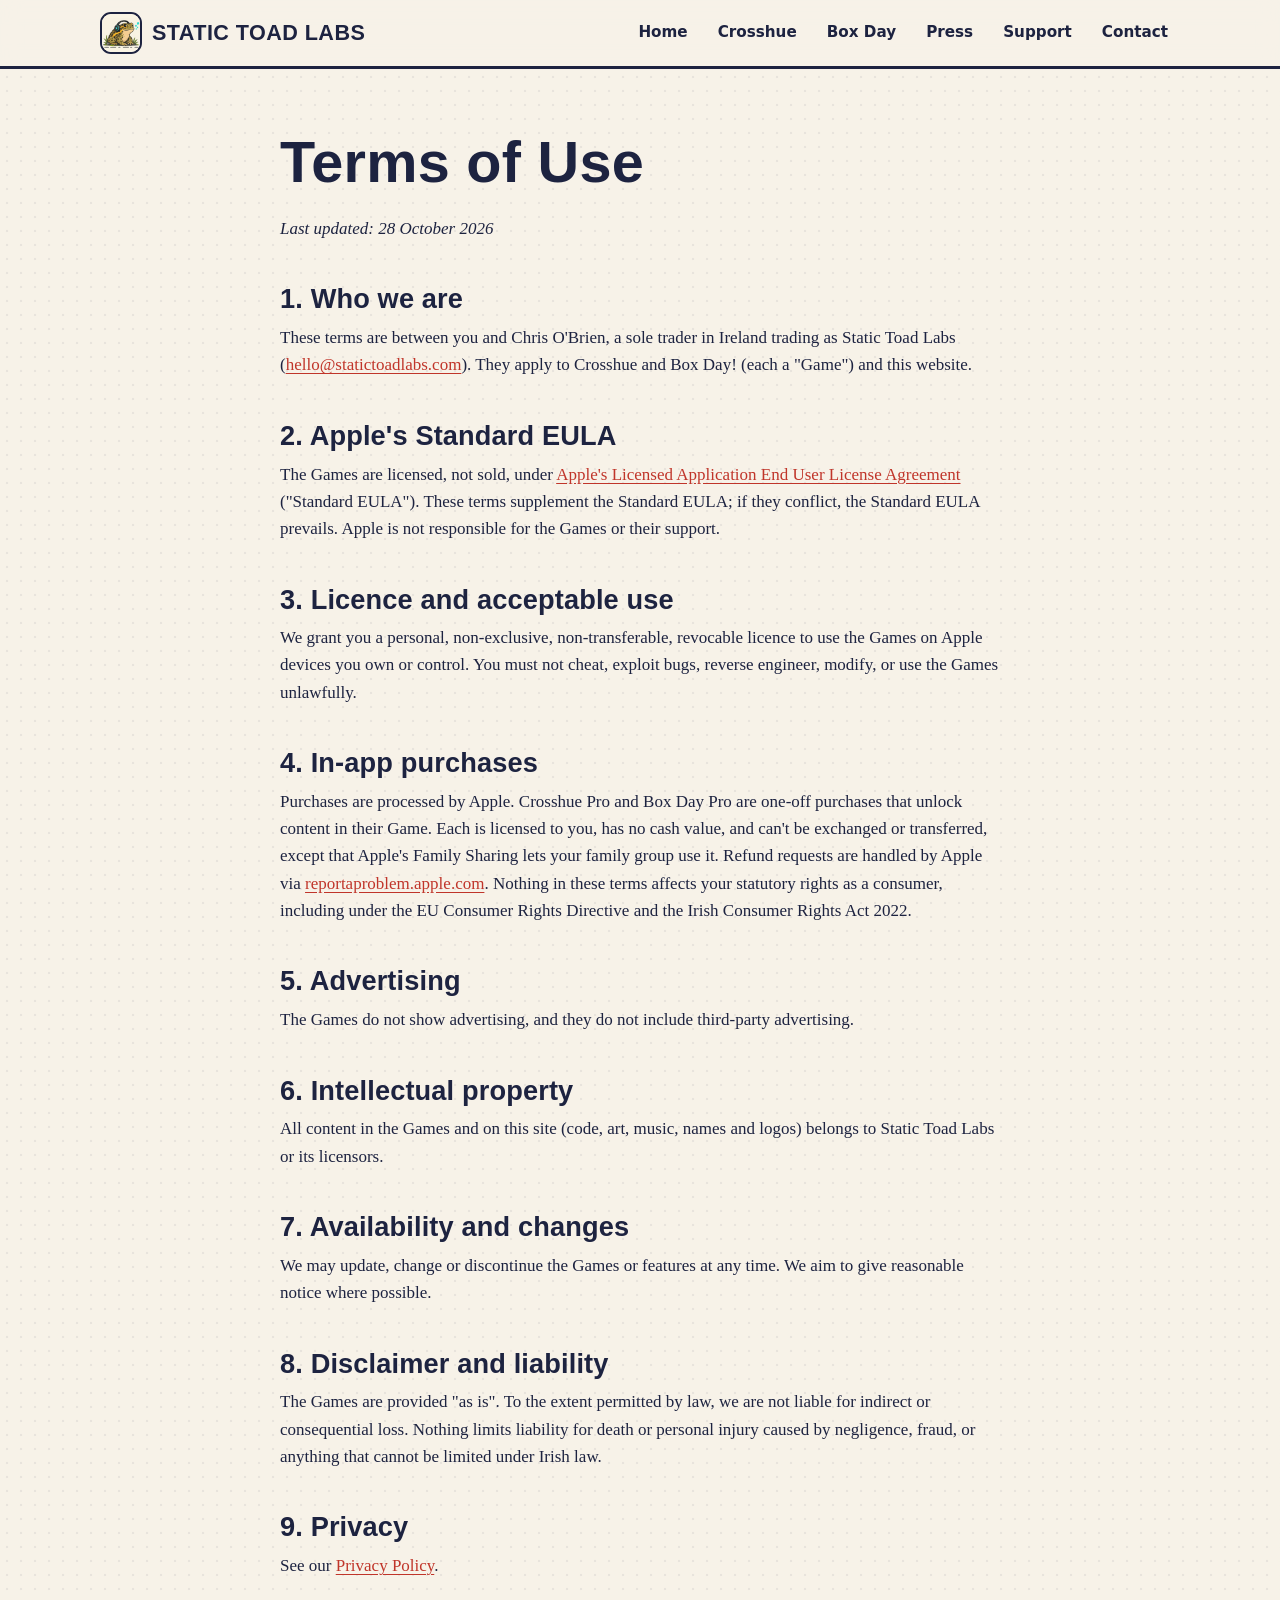
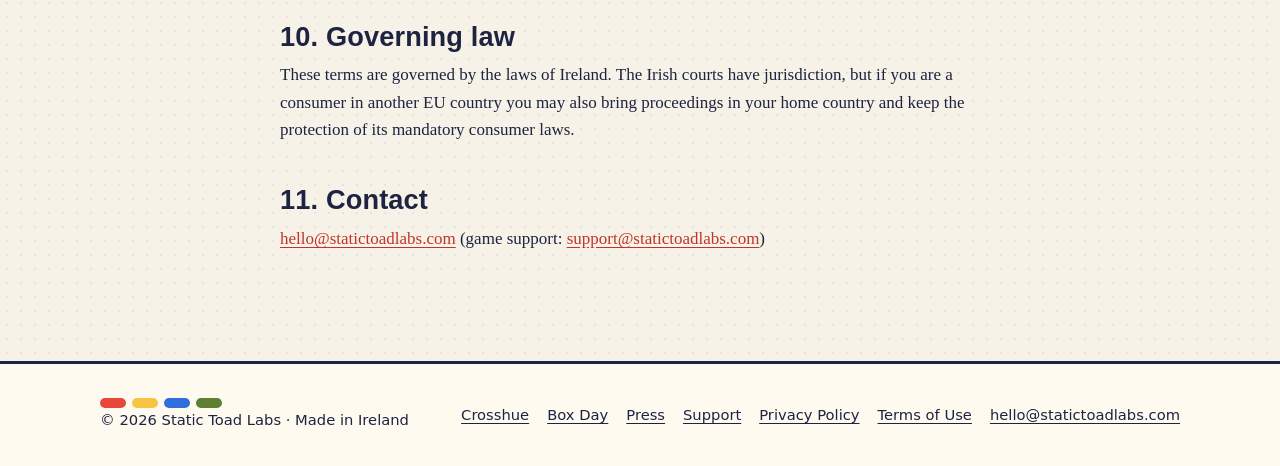
<file: terms.html>
<!doctype html>
<html lang="en-IE">
<head>
<meta charset="utf-8">
<meta name="viewport" content="width=device-width, initial-scale=1">
<title>Terms of Use · Static Toad Labs</title>
<meta name="description" content="The terms that apply to Static Toad Labs games and this website.">
<link rel="canonical" href="https://statictoadlabs.com/terms.html">
<meta name="theme-color" content="#f7f2e8" media="(prefers-color-scheme: light)">
<meta name="theme-color" content="#181b2c" media="(prefers-color-scheme: dark)">
<meta property="og:type" content="website">
<meta property="og:site_name" content="Static Toad Labs">
<meta property="og:title" content="Terms of Use · Static Toad Labs">
<meta property="og:description" content="The terms that apply to Static Toad Labs games and this website.">
<meta property="og:url" content="https://statictoadlabs.com/terms.html">
<meta property="og:image" content="https://statictoadlabs.com/assets/img/logo-600.png">
<meta name="twitter:card" content="summary_large_image">
<link rel="icon" href="/favicon.ico" sizes="any">
<link rel="icon" type="image/png" href="/assets/img/favicon-32.png">
<link rel="apple-touch-icon" href="/assets/img/apple-touch-icon.png">
<link rel="stylesheet" href="/assets/site.css">
</head>
<body>
<a class="skip" href="#main">Skip to content</a>
<header class="site-header"><div class="wrap">
<a class="brand" href="/"><img src="/assets/img/icon-512.png" alt="" width="42" height="42">Static Toad Labs</a>
<nav class="nav-links" aria-label="Main"><a href="/">Home</a><a href="/crosshue/">Crosshue</a><a href="/boxday/">Box Day</a><a href="/press/">Press</a><a href="/crosshue/support/">Support</a><a href="/#contact">Contact</a></nav>
<details class="menu"><summary aria-label="Menu">Menu</summary><nav aria-label="Main"><a href="/">Home</a><a href="/crosshue/">Crosshue</a><a href="/boxday/">Box Day</a><a href="/press/">Press</a><a href="/crosshue/support/">Support</a><a href="/#contact">Contact</a></nav></details>
</div></header>
<main id="main">
<section class="doc"><div class="wrap narrow">
<h1>Terms of Use</h1><p><em>Last updated: 28 October 2026</em></p>
<h2>1. Who we are</h2><p>These terms are between you and Chris O'Brien, a sole trader in Ireland trading as Static Toad Labs (<a href="mailto:hello@statictoadlabs.com">hello@statictoadlabs.com</a>). They apply to <span>Crosshue and Box Day! (each a "Game")</span> and this website.</p>
<h2>2. Apple's Standard EULA</h2><p>The Games are licensed, not sold, under <a href="https://www.apple.com/legal/internet-services/itunes/dev/stdeula/">Apple's Licensed Application End User License Agreement</a> ("Standard EULA"). These terms supplement the Standard EULA; if they conflict, the Standard EULA prevails. Apple is not responsible for the Games or their support.</p>
<h2>3. Licence and acceptable use</h2><p>We grant you a personal, non-exclusive, non-transferable, revocable licence to use the Games on Apple devices you own or control. You must not cheat, exploit bugs, reverse engineer, modify, or use the Games unlawfully.</p>
<h2>4. In-app purchases</h2><p>Purchases are processed by Apple. Crosshue Pro and Box Day Pro are one-off purchases that unlock content in their Game. Each is licensed to you, has no cash value, and can't be exchanged or transferred, except that Apple's Family Sharing lets your family group use it. Refund requests are handled by Apple via <a href="https://reportaproblem.apple.com">reportaproblem.apple.com</a>. Nothing in these terms affects your statutory rights as a consumer, including under the EU Consumer Rights Directive and the Irish Consumer Rights Act 2022.</p>
<h2>5. Advertising</h2><p>The Games do not show advertising, and they do not include third-party advertising.</p>
<h2>6. Intellectual property</h2><p>All content in the Games and on this site (code, art, music, names and logos) belongs to Static Toad Labs or its licensors.</p>
<h2>7. Availability and changes</h2><p>We may update, change or discontinue the Games or features at any time. We aim to give reasonable notice where possible.</p>
<h2>8. Disclaimer and liability</h2><p>The Games are provided "as is". To the extent permitted by law, we are not liable for indirect or consequential loss. Nothing limits liability for death or personal injury caused by negligence, fraud, or anything that cannot be limited under Irish law.</p>
<h2>9. Privacy</h2><p>See our <a href="/privacy.html">Privacy Policy</a>.</p>
<h2>10. Governing law</h2><p>These terms are governed by the laws of Ireland. The Irish courts have jurisdiction, but if you are a consumer in another EU country you may also bring proceedings in your home country and keep the protection of its mandatory consumer laws.</p>
<h2>11. Contact</h2><p><a href="mailto:hello@statictoadlabs.com">hello@statictoadlabs.com</a> (game support: <a href="mailto:support@statictoadlabs.com">support@statictoadlabs.com</a>)</p>
</div></section>
</main>
<footer class="site-footer"><div class="wrap">
<div><div class="plates" aria-hidden="true"><span style="background:#e8483b"></span><span style="background:#f5c543"></span><span style="background:#2f6fdb"></span><span style="background:#5f7f35"></span></div>
&copy; <span data-year>2026</span> Static Toad Labs &middot; Made in Ireland</div>
<nav aria-label="Footer"><a href="/crosshue/">Crosshue</a><a href="/boxday/">Box Day</a><a href="/press/">Press</a><a href="/crosshue/support/">Support</a><a href="/privacy.html">Privacy Policy</a><a href="/terms.html">Terms of Use</a><a href="mailto:hello@statictoadlabs.com">hello@statictoadlabs.com</a></nav>
</div></footer>
<script src="/assets/site.js" defer></script>
</body>
</html>
</file>
<file: assets/site.css>
/* Static Toad Labs: one stylesheet for every page.
   A riso print: cream paper with a halftone screen, ink outlines, hard offset shadows, and colour plates
   (Crosshue's red, yellow and blue, plus the toad's green) a little out of register. Night paper follows the
   device's dark mode. No web fonts: Apple devices get Futura Condensed and Charter (the faces Crosshue uses);
   everything else falls back to its own condensed sans and serif. */

:root {
  --paper: #f7f2e8; --sheet: #fffaf0; --text: #1d2340; --muted: #4b5170; --line: #1d2340; --dot: rgba(29, 35, 64, .07);
  --red: #e8483b; --red-text: #c0352a; --yellow: #f5c543; --blue: #2f6fdb; --green: #3fae6a; --purple: #8a4fc2; --orange: #f08a2c;
  --toad: #5f7f35;
  --display: "Futura-CondensedExtraBold", "Futura Condensed ExtraBold", "Avenir Next Condensed", "Roboto Condensed", "Arial Narrow", sans-serif;
  --serif: Charter, "Bitstream Charter", "Sitka Text", Cambria, Georgia, serif;
  --sans: system-ui, -apple-system, "Segoe UI", Roboto, sans-serif;
  --mono: ui-monospace, "SF Mono", Menlo, Consolas, monospace;
  --r: 18px; --shadow: 6px 6px 0 var(--line);
  color-scheme: light dark;
}
@media (prefers-color-scheme: dark) {
  :root {
    --paper: #181b2c; --sheet: #23283f; --text: #eee6d3; --muted: #b9b3a3; --line: #070914; --dot: rgba(238, 230, 211, .05);
    --red-text: #ff7e70; --toad: #9cc46a;
  }
}

* { box-sizing: border-box; }
html { scroll-behavior: smooth; -webkit-text-size-adjust: 100%; }
@media (prefers-reduced-motion: reduce) { html { scroll-behavior: auto; } *, *::before, *::after { transition: none !important; animation: none !important; } }
body {
  margin: 0; min-height: 100vh; display: flex; flex-direction: column;
  background-color: var(--paper);
  background-image: radial-gradient(var(--dot) 1.3px, transparent 1.6px); background-size: 14px 14px;
  color: var(--text); font: 17px/1.6 var(--serif);
}
main { flex: 1; }
img { max-width: 100%; height: auto; display: block; }
a { color: var(--red-text); text-underline-offset: .18em; }
a:hover { text-decoration-thickness: 2px; }
:focus-visible { outline: 3px solid var(--blue); outline-offset: 3px; border-radius: 6px; }
.wrap { max-width: 1120px; margin: 0 auto; padding: 0 20px; }
.narrow { max-width: 760px; }

h1, h2, h3 { font-family: var(--display); font-weight: 800; font-stretch: condensed; line-height: 1.02; margin: 0 0 .4em; letter-spacing: .005em; }
h1 { font-size: clamp(2.6rem, 7vw, 4.8rem); }
h2 { font-size: clamp(2rem, 4.6vw, 3.1rem); }
h3 { font-size: 1.55rem; }
p { margin: 0 0 1em; }
.lede { font-size: 1.22rem; font-style: italic; color: var(--muted); max-width: 36em; }
.eyebrow { display: inline-block; font: 700 .78rem/1 var(--mono); letter-spacing: .14em; text-transform: uppercase; color: var(--muted); margin-bottom: 1em; }
.eyebrow::before { content: ""; display: inline-block; width: 1.6em; height: .55em; margin-right: .6em; background: var(--red); border-radius: 99px; vertical-align: .05em; }
.slug { font: 600 .8rem/1.4 var(--mono); letter-spacing: .06em; text-transform: uppercase; color: var(--muted); }

/* The wordmark, set as Crosshue's title screen sets it: ink over red, blue and yellow plates out of register. */
.wordmark { font-family: var(--display); font-weight: 800; font-stretch: condensed; color: var(--text); line-height: .95;
  text-shadow: .025em .02em 0 var(--red), .05em .04em 0 var(--blue), .075em .06em 0 var(--yellow); }
.lockup { display: flex; align-items: center; gap: .3em; font-size: clamp(3.2rem, 11vw, 6.4rem); margin: 0 0 .25em; }
.lockup .mark { width: 1.05em; height: 1.05em; flex: none; }

/* Header and navigation (a <details> menu on phones, so it needs no script). */
.site-header { position: sticky; top: 0; z-index: 20; background: color-mix(in srgb, var(--paper) 90%, transparent);
  backdrop-filter: blur(10px); -webkit-backdrop-filter: blur(10px); border-bottom: 3px solid var(--line); }
.site-header .wrap { display: flex; align-items: center; justify-content: space-between; min-height: 66px; gap: 16px; }
.brand { display: flex; align-items: center; gap: 10px; color: var(--text); text-decoration: none; font: 800 1.35rem/1 var(--display); font-stretch: condensed; letter-spacing: .02em; text-transform: uppercase; }
.brand img { width: 42px; height: 42px; border-radius: 11px; border: 2px solid var(--line); }
.nav-links { display: flex; gap: 6px; }
.nav-links a { color: var(--text); text-decoration: none; font: 600 .95rem/1 var(--sans); padding: 10px 12px; border-radius: 10px; }
.nav-links a:hover, .nav-links a[aria-current="page"] { background: var(--sheet); box-shadow: inset 0 0 0 2px var(--line); }
.menu { display: none; }
@media (max-width: 760px) {
  .nav-links { display: none; }
  .menu { display: block; position: relative; }
  .menu summary { list-style: none; cursor: pointer; font: 700 .9rem/1 var(--sans); padding: 10px 14px; border: 2px solid var(--line); border-radius: 10px; background: var(--sheet); }
  .menu summary::-webkit-details-marker { display: none; }
  .menu[open] summary { background: var(--yellow); color: #1d2340; }
  .menu nav { position: absolute; right: 0; top: calc(100% + 10px); display: grid; min-width: 210px; padding: 8px;
    background: var(--sheet); border: 3px solid var(--line); border-radius: 14px; box-shadow: var(--shadow); }
  .menu nav a { color: var(--text); text-decoration: none; font: 600 1rem/1 var(--sans); padding: 13px 12px; border-radius: 8px; }
  .menu nav a:hover { background: var(--paper); }
}

/* Buttons. */
.btn { display: inline-flex; align-items: center; gap: .5em; font: 700 1rem/1 var(--sans); text-decoration: none; color: #fffaf0;
  background: var(--red); border: 3px solid var(--line); border-radius: 14px; padding: 15px 22px; box-shadow: 4px 4px 0 var(--line);
  transition: transform .12s, box-shadow .12s; }
.btn:hover { transform: translate(-2px, -2px); box-shadow: 6px 6px 0 var(--line); text-decoration: none; }
.btn:active { transform: translate(2px, 2px); box-shadow: 2px 2px 0 var(--line); }
.btn.alt { background: var(--sheet); color: var(--text); }
.btn.store { background: #000; color: #fff; }
.btn.store.soon { background: var(--sheet); color: var(--text); cursor: default; }
.btn.store.soon:hover { transform: none; box-shadow: 4px 4px 0 var(--line); }
.actions { display: flex; flex-wrap: wrap; gap: 14px; margin: 1.4em 0 .6em; }
.fine { font: .9rem/1.5 var(--sans); color: var(--muted); }

/* Printed cards. */
.print { background: var(--sheet); border: 3px solid var(--line); border-radius: var(--r); box-shadow: var(--shadow); }
.pad { padding: clamp(20px, 3vw, 32px); }
section { padding: clamp(48px, 8vw, 92px) 0; }
.band { height: 22px; border-radius: 99px; margin: 0; }

/* Home: hero. */
.hero .wrap { display: grid; grid-template-columns: 1.15fr .85fr; gap: clamp(28px, 5vw, 64px); align-items: center; }
.hero h1 em { font-style: normal; color: var(--toad); }
.toad-card { position: relative; justify-self: center; width: min(100%, 420px); }
.toad-card::before, .toad-card::after { content: ""; position: absolute; inset: 0; border-radius: 28px; z-index: -1; }
.toad-card::before { background: var(--yellow); transform: translate(18px, 16px) rotate(2deg); }
.toad-card::after { background: var(--blue); transform: translate(-14px, 12px) rotate(-3deg); opacity: .9; }
.toad-card img { border-radius: 26px; border: 3px solid var(--line); box-shadow: var(--shadow); }
@media (max-width: 820px) { .hero .wrap { grid-template-columns: 1fr; } .toad-card { width: min(78%, 360px); } }

/* Home: the featured game. */
.feature { overflow: hidden; display: grid; grid-template-columns: 1fr 1fr; }
.feature .art { background: #f7f2e8; border-right: 3px solid var(--line); }
.feature .art img { width: 100%; height: 100%; object-fit: cover; object-position: 50% 30%; aspect-ratio: 16 / 11; }
.feature .body { padding: clamp(24px, 4vw, 44px); display: flex; flex-direction: column; justify-content: center; }
.feature .lockup { font-size: clamp(2.8rem, 6vw, 4.4rem); }
.pill { display: inline-block; font: 700 .78rem/1 var(--mono); letter-spacing: .1em; text-transform: uppercase; padding: 7px 10px;
  background: var(--yellow); color: #1d2340; border: 2px solid var(--line); border-radius: 8px; margin-bottom: 1em; align-self: flex-start; }
@media (max-width: 820px) { .feature { grid-template-columns: 1fr; } .feature .art { border-right: 0; border-bottom: 3px solid var(--line); } }

.cards { display: grid; grid-template-columns: repeat(3, 1fr); gap: 22px; margin-top: 28px; }
.cards .print { padding: 24px; }
.cards h3 { font-size: 1.45rem; }
.cards p { margin: 0; color: var(--muted); }
.cards .chip { width: 46px; height: 12px; border-radius: 99px; margin-bottom: 14px; }
@media (max-width: 820px) { .cards { grid-template-columns: 1fr; } }

.contact { text-align: center; }
.contact .print { max-width: 760px; margin: 0 auto; }
.contact .actions { justify-content: center; }

/* Crosshue page. */
.game-hero { padding-bottom: 24px; }
.game-hero .tagline { font: italic 1.5rem/1.35 var(--serif); margin: 0 0 .3em; }
.phones-art { margin-top: 26px; overflow: hidden; }
.phones-art img { width: 100%; aspect-ratio: 16 / 9; object-fit: cover; }
.steps { display: grid; grid-template-columns: repeat(3, 1fr); gap: 22px; counter-reset: step; margin-top: 30px; }
.steps .print { padding: 24px; position: relative; }
.steps .print::before { counter-increment: step; content: counter(step); position: absolute; top: -18px; left: 20px; width: 36px; height: 36px;
  display: grid; place-items: center; font: 800 1.2rem/1 var(--display); background: var(--yellow); color: #1d2340; border: 3px solid var(--line); border-radius: 50%; }
.steps svg { width: 100%; height: 120px; margin: 6px 0 12px; }
@media (max-width: 820px) { .steps { grid-template-columns: 1fr; gap: 34px; } }
.mixes { display: flex; flex-wrap: wrap; gap: 10px; margin: 16px 0 0; padding: 0; list-style: none; }
.mixes li { display: inline-flex; align-items: center; gap: 6px; font: 600 .85rem/1 var(--sans); padding: 8px 12px; background: var(--sheet); border: 2px solid var(--line); border-radius: 99px; }
.dot { width: 14px; height: 14px; border-radius: 50%; border: 2px solid var(--line); display: inline-block; }
.sq { width: 14px; height: 14px; border-radius: 3px; border: 2px solid var(--line); display: inline-block; }

.gallery { display: grid; grid-auto-flow: column; grid-auto-columns: clamp(200px, 26vw, 250px); gap: 22px; overflow-x: auto;
  scroll-snap-type: x mandatory; padding: 6px 20px 26px; margin: 26px auto 0; max-width: 1120px; scrollbar-width: thin; }
.gallery figure { margin: 0; scroll-snap-align: center; }
.phone { border: 5px solid var(--line); border-radius: 30px; overflow: hidden; background: var(--line); box-shadow: 5px 5px 0 color-mix(in srgb, var(--line) 35%, transparent); }
.phone img { width: 100%; aspect-ratio: 1320 / 2868; object-fit: cover; }
.gallery figcaption { font: 600 .9rem/1.4 var(--sans); margin-top: 12px; color: var(--muted); }
.gallery figcaption b { display: block; color: var(--text); }

.split { display: grid; grid-template-columns: 1fr 1fr; gap: clamp(28px, 5vw, 60px); align-items: center; }
.split.flip > :first-child { order: 2; }
.split .phone { max-width: 290px; justify-self: center; transform: rotate(-2deg); }
.split.flip .phone { transform: rotate(2deg); }
@media (max-width: 820px) { .split { grid-template-columns: 1fr; } .split.flip > :first-child { order: 0; } .split .phone { max-width: 240px; } }
.ticks { list-style: none; padding: 0; margin: 0; }
.ticks li { position: relative; padding-left: 34px; margin: 0 0 .7em; }
.ticks li::before { content: ""; position: absolute; left: 0; top: .28em; width: 20px; height: 20px; border-radius: 50%; border: 3px solid var(--line); background: var(--green); }
.ticks li:nth-child(3n+2)::before { background: var(--blue); }
.ticks li:nth-child(3n)::before { background: var(--yellow); }

.worlds { display: flex; flex-wrap: wrap; gap: 8px; margin: 14px 0 22px; padding: 0; list-style: none; }
.worlds li { font: 600 .85rem/1 var(--sans); padding: 8px 11px; background: var(--sheet); border: 2px solid var(--line); border-radius: 9px; }
.worlds li:nth-child(4n+1) { box-shadow: inset 0 -4px 0 var(--red); }
.worlds li:nth-child(4n+2) { box-shadow: inset 0 -4px 0 var(--yellow); }
.worlds li:nth-child(4n+3) { box-shadow: inset 0 -4px 0 var(--blue); }
.worlds li:nth-child(4n) { box-shadow: inset 0 -4px 0 var(--green); }

.plans { display: grid; grid-template-columns: 1fr 1fr; gap: 24px; margin-top: 28px; }
.plans .print { padding: 28px; }
.plans .price { font: 800 2.6rem/1 var(--display); margin: .1em 0 .3em; }
.plans .pro { background: color-mix(in srgb, var(--yellow) 22%, var(--sheet)); }
@media (max-width: 820px) { .plans { grid-template-columns: 1fr; } }

/* FAQ (support and the game page). */
.faq details { background: var(--sheet); border: 3px solid var(--line); border-radius: 14px; margin: 0 0 14px; box-shadow: 4px 4px 0 var(--line); }
.faq summary { cursor: pointer; list-style: none; padding: 18px 52px 18px 20px; font: 700 1.05rem/1.35 var(--sans); position: relative; }
.faq summary::-webkit-details-marker { display: none; }
.faq summary::after { content: "+"; position: absolute; right: 18px; top: 50%; transform: translateY(-50%); width: 26px; height: 26px; display: grid; place-items: center;
  font: 800 1.1rem/1 var(--sans); border: 2px solid var(--line); border-radius: 50%; background: var(--yellow); color: #1d2340; }
.faq details[open] summary::after { content: "–"; background: var(--blue); color: #fff; }
.faq details > div { padding: 0 20px 18px; }
.faq details > div p:last-child { margin: 0; }

/* Legal and press: readable long text. */
.doc { padding-top: clamp(36px, 6vw, 64px); }
.doc h1 { font-size: clamp(2.4rem, 6vw, 3.6rem); }
.doc h2 { font-size: 1.7rem; margin-top: 1.6em; }
.doc table { width: 100%; border-collapse: collapse; margin: 1em 0 1.6em; font: .92rem/1.45 var(--sans); background: var(--sheet); border: 3px solid var(--line); border-radius: 12px; overflow: hidden; display: block; overflow-x: auto; }
.doc th, .doc td { text-align: left; vertical-align: top; padding: 10px 12px; border-bottom: 1px solid color-mix(in srgb, var(--line) 25%, transparent); }
.doc th { background: color-mix(in srgb, var(--yellow) 30%, var(--sheet)); }
.doc li { margin-bottom: .5em; }
.facts { display: grid; grid-template-columns: max-content 1fr; gap: 0; margin: 0; font: .98rem/1.45 var(--sans); }
.facts dt, .facts dd { margin: 0; padding: 11px 14px; border-bottom: 1px solid color-mix(in srgb, var(--line) 22%, transparent); }
.facts dt { font-weight: 700; }
@media (max-width: 560px) { .facts { grid-template-columns: 1fr; } .facts dt { border-bottom: 0; padding-bottom: 0; } }
.assets { display: grid; grid-template-columns: repeat(auto-fill, minmax(220px, 1fr)); gap: 20px; margin: 22px 0; }
.assets figure { margin: 0; }
.assets .thumb { aspect-ratio: 4 / 3; display: grid; place-items: center; background: #f7f2e8; border: 3px solid var(--line); border-radius: 14px; overflow: hidden; padding: 14px; }
.assets .thumb img { max-height: 100%; object-fit: contain; }
.assets figcaption { font: .88rem/1.4 var(--sans); margin-top: 8px; }
blockquote { margin: 0 0 1.2em; padding: 16px 20px; background: var(--sheet); border-left: 8px solid var(--red); border-radius: 0 12px 12px 0; }

/* 404. */
.lost { text-align: center; padding: 14vh 0; }
.lost .blank { width: 180px; height: 180px; margin: 0 auto 28px; border: 3px dashed var(--line); border-radius: 26px; display: grid; place-items: center; font: 800 4rem/1 var(--display); }

/* Footer. */
.site-footer { border-top: 3px solid var(--line); background: var(--sheet); padding: 34px 0; font: .92rem/1.6 var(--sans); }
.site-footer .wrap { display: flex; flex-wrap: wrap; gap: 14px 28px; justify-content: space-between; align-items: center; }
.site-footer nav { display: flex; flex-wrap: wrap; gap: 6px 18px; }
.site-footer a { color: var(--text); }
.plates { display: flex; gap: 6px; }
.plates span { width: 26px; height: 10px; border-radius: 99px; }
.skip { position: absolute; left: -999px; }
.skip:focus { left: 12px; top: 12px; z-index: 50; background: var(--sheet); padding: 10px 14px; border: 3px solid var(--line); border-radius: 10px; }

/* Box Day page: its logo is art (stamps on kraft), so it sits on a kraft card; Mac screenshots in a row. */
.bd-logo { margin: 0 0 .3em; width: min(100%, 340px); }
.bd-logo img { border-radius: 22px; border: 3px solid var(--line); box-shadow: var(--shadow); background: #f1e2c6; }
.bd-logo.small { width: min(70%, 240px); margin: 0 auto 18px; }
.feature .bd-logo { width: min(100%, 220px); }
.mac-shots { display: grid; grid-template-columns: repeat(3, 1fr); gap: 22px; margin-top: 28px; }
.mac-shots figure { margin: 0; overflow: hidden; }
.mac-shots img { width: 100%; aspect-ratio: 16 / 10; object-fit: cover; }
@media (max-width: 820px) { .mac-shots { grid-template-columns: 1fr; } .game-hero .bd-logo { width: min(78%, 300px); } }
</file>
